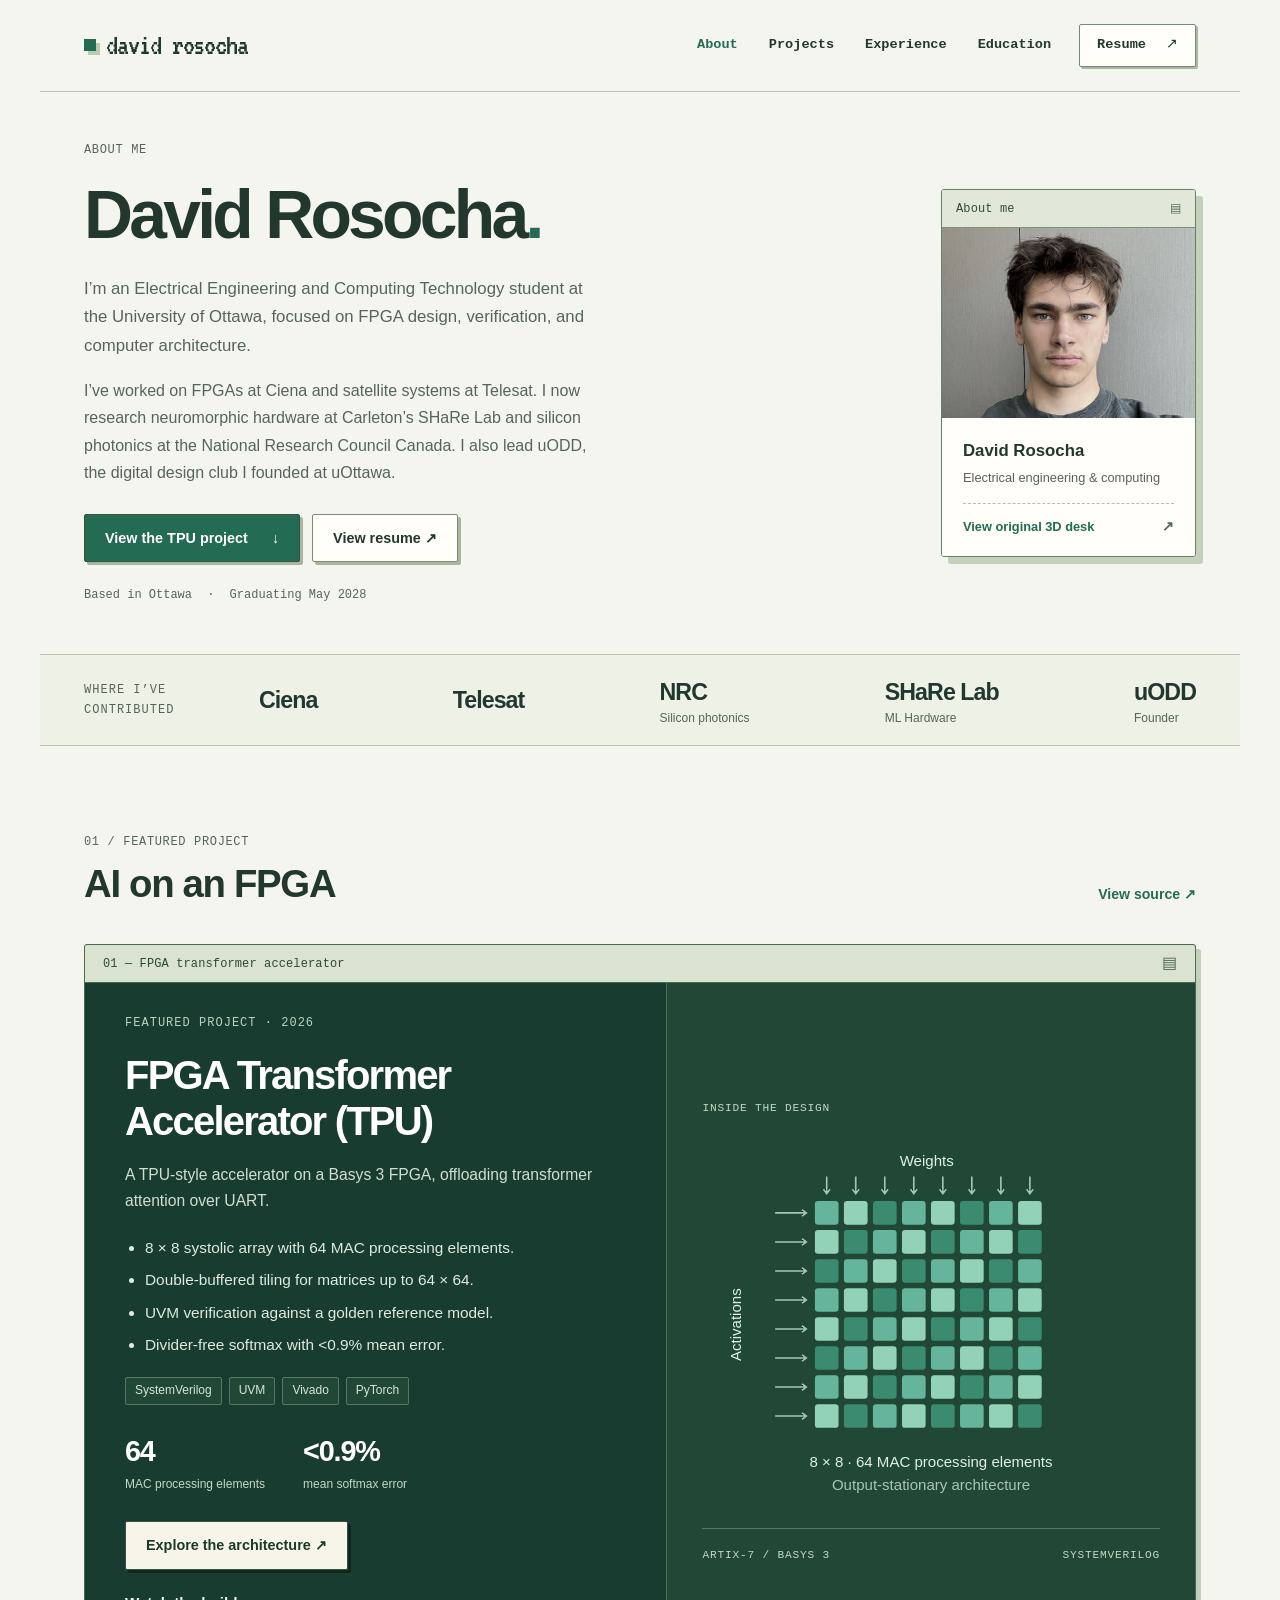
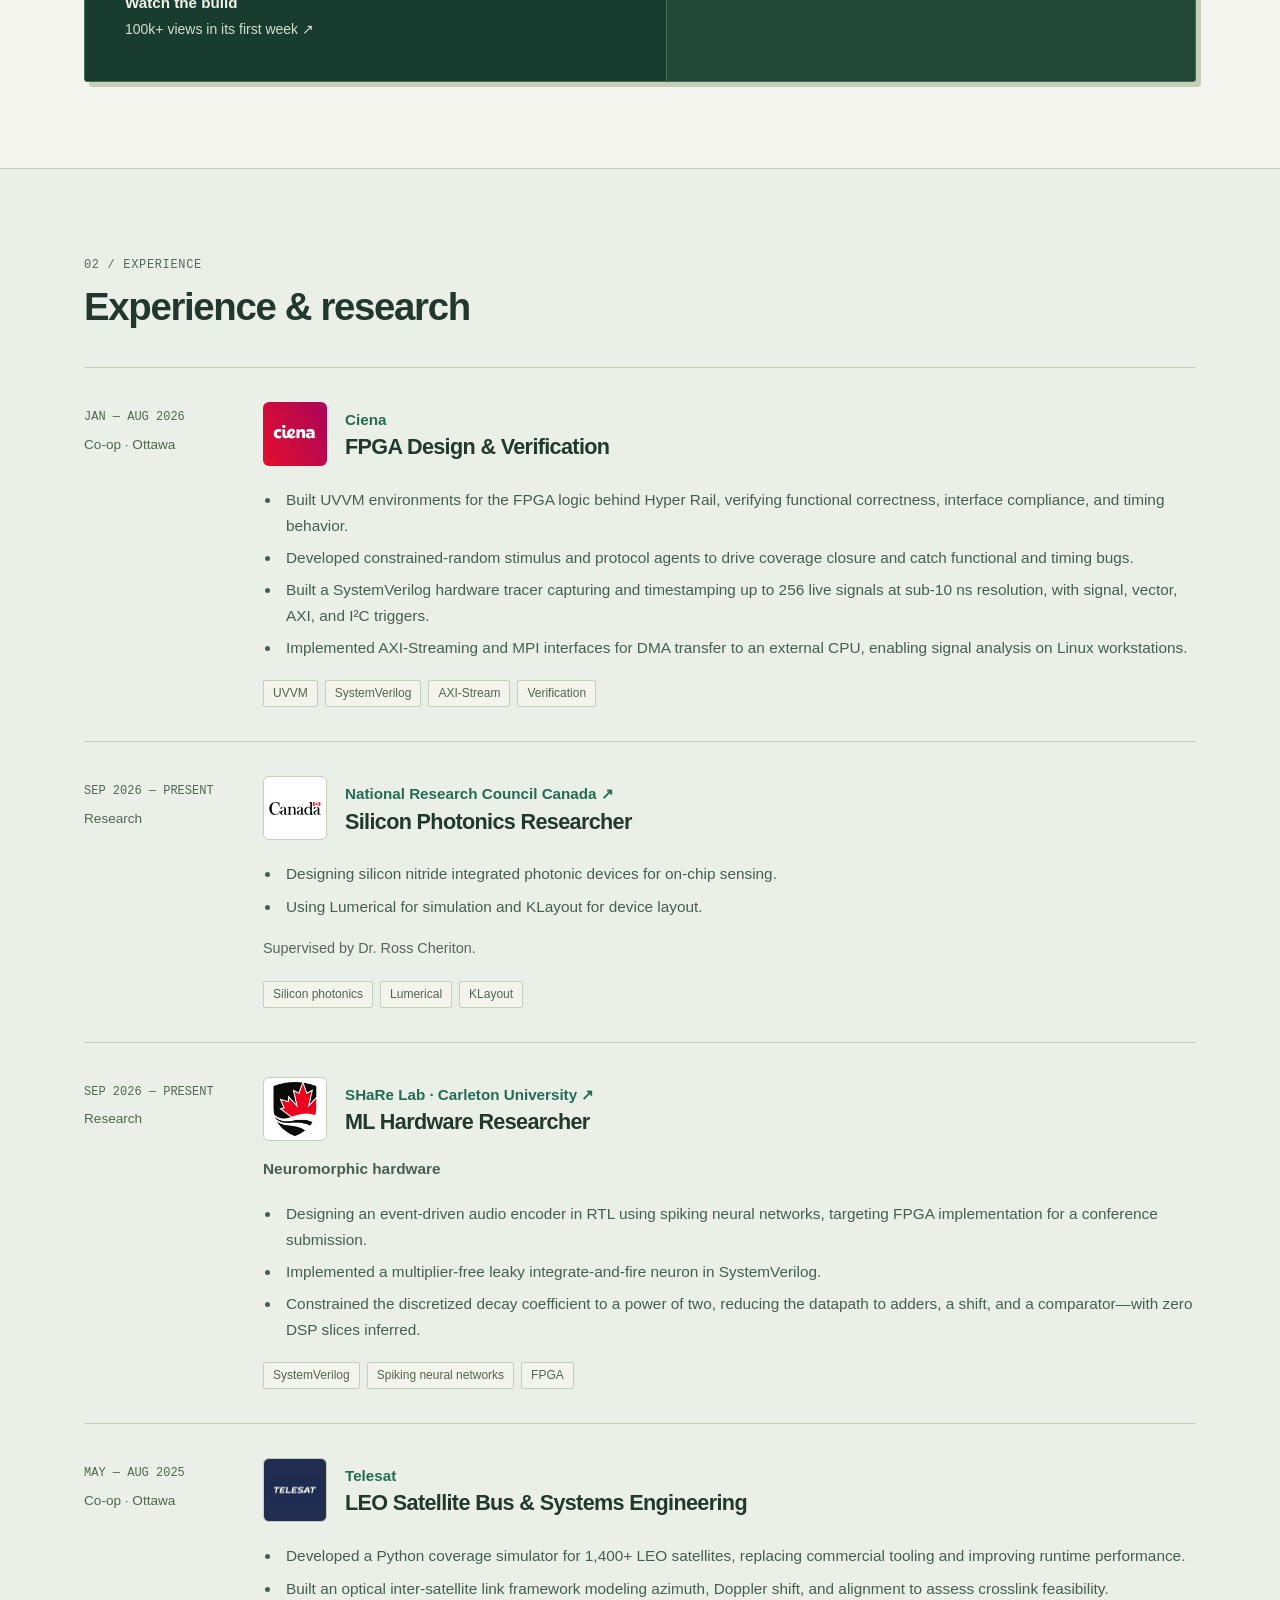
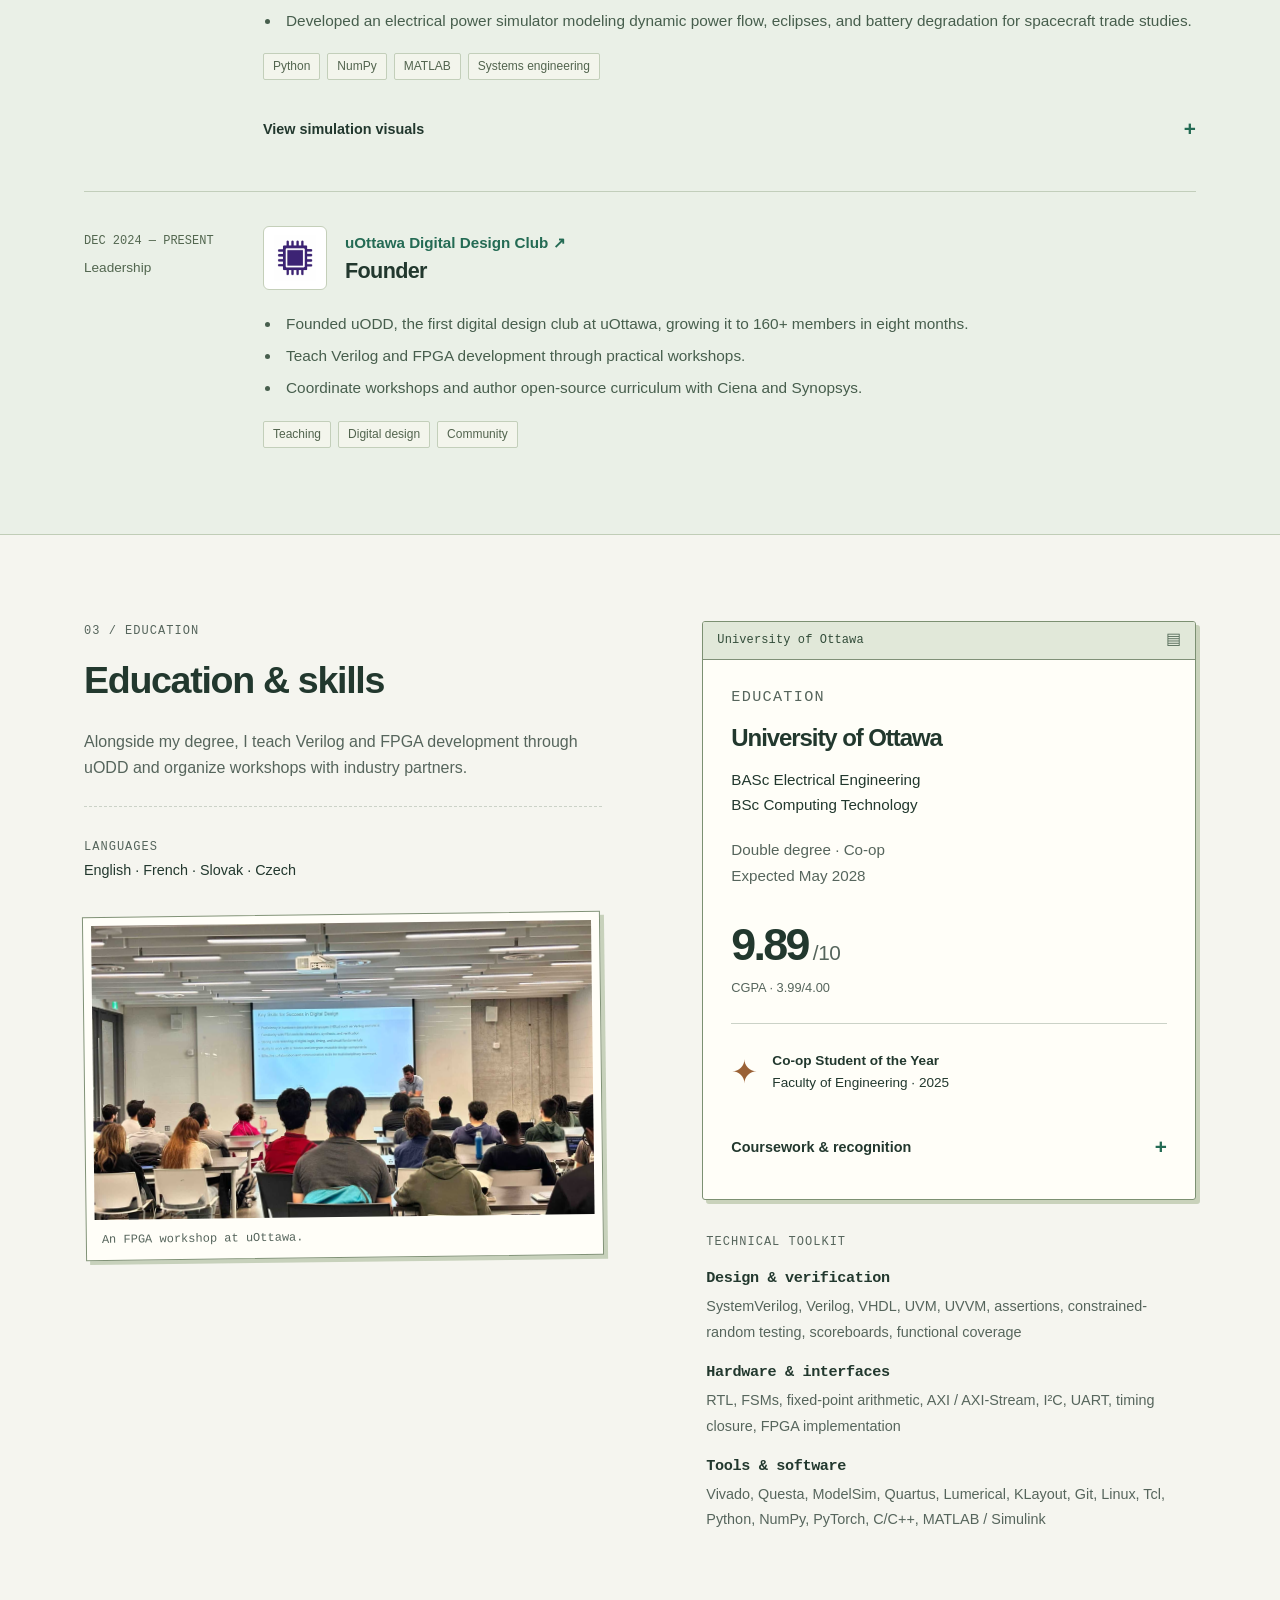
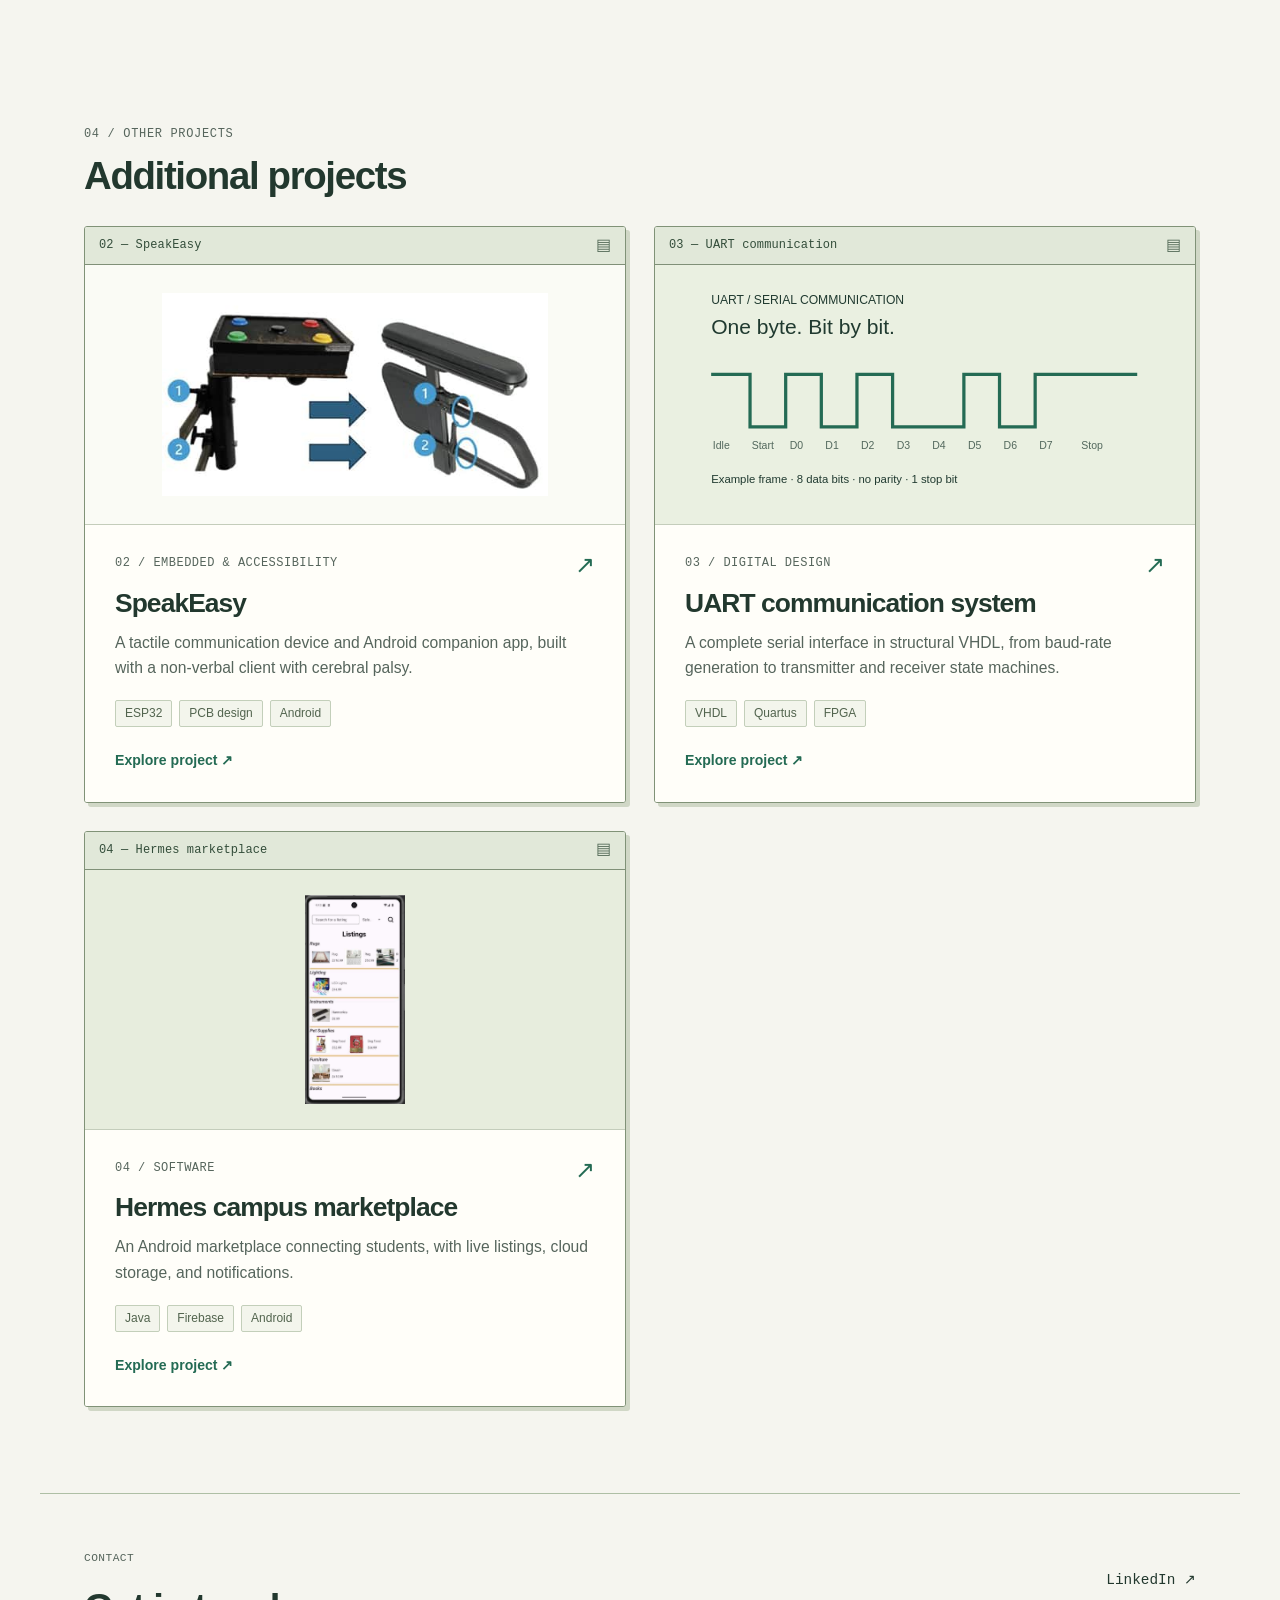
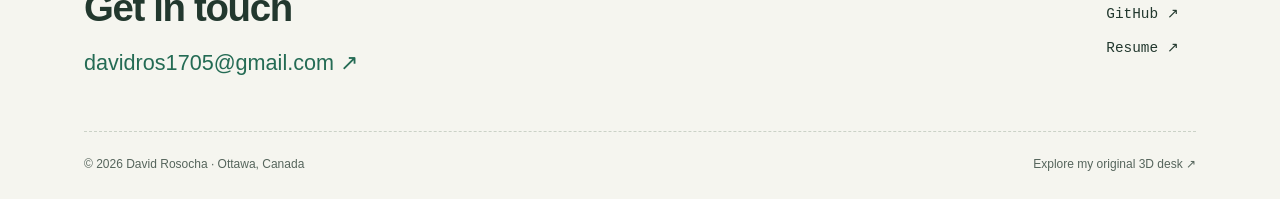
<file: index.html>
<!doctype html><html lang="en"><head><meta charset="utf-8"><meta name="viewport" content="width=device-width, initial-scale=1"><meta name="description" content="David Rosocha — FPGA design and verification, neuromorphic hardware and silicon photonics research, and embedded systems. Explore projects, experience, and resume."><meta name="theme-color" content="#f5f5ef"><title>Digital Hardware & FPGA Engineering | David Rosocha</title><link rel="icon" href="images/favicon.png"><link rel="preconnect" href="https://fonts.googleapis.com"><link rel="preconnect" href="https://fonts.gstatic.com" crossorigin><link href="https://fonts.googleapis.com/css2?family=VT323&display=swap" rel="stylesheet"><link rel="stylesheet" href="style.css"><script src="main.js" defer></script></head><body><a class="skip" href="#main">Skip to content</a><header class="header"><a class="wordmark" href="./" aria-label="David Rosocha home"><span class="brand-square" aria-hidden="true"></span>david rosocha</a><button class="menu-toggle" aria-expanded="false" aria-controls="navigation">Menu <span aria-hidden="true">＋</span></button><nav id="navigation" aria-label="Main navigation"><a href="#about">About</a><a href="#projects">Projects</a><a href="#experience">Experience</a><a href="#education">Education</a><a class="nav-resume" href="David-Rosocha-Resume.pdf" target="_blank" rel="noopener">Resume <span aria-hidden="true">↗</span></a></nav></header><main id="main"><section class="hero wrap" id="about" aria-labelledby="about-heading"><div class="hero-copy"><p class="eyebrow">ABOUT ME</p><h1 id="about-heading">David Rosocha<span class="blue">.</span></h1><p class="hero-description">I’m an Electrical Engineering and Computing Technology student at the University of Ottawa, focused on FPGA design, verification, and computer architecture.</p><p class="hero-description hero-bio">I’ve worked on FPGAs at Ciena and satellite systems at Telesat. I now research neuromorphic hardware at Carleton’s SHaRe Lab and silicon photonics at the National Research Council Canada. I also lead uODD, the digital design club I founded at uOttawa.</p><div class="hero-actions"><a class="button primary" href="#projects">View the TPU project <span aria-hidden="true">↓</span></a><a class="button secondary" href="David-Rosocha-Resume.pdf" target="_blank" rel="noopener">View resume ↗</a></div><div class="hero-note">Based in Ottawa <span>·</span> Graduating May 2028</div></div><figure class="portrait"><div class="window-bar"><span>About me</span><span class="window-detail" aria-hidden="true">▤</span></div><img src="images/pfp.jpg" width="360" height="410" alt="David Rosocha"><figcaption><strong>David Rosocha</strong><span>Electrical engineering & computing</span><a class="desk-link" href="desk/">View original 3D desk <span aria-hidden="true">↗</span></a></figcaption></figure></section>
<div class="credentials wrap"><span class="eyebrow">WHERE I’VE CONTRIBUTED</span><div class="credential-names"><span>Ciena</span><span>Telesat</span><span>NRC <small>Silicon photonics</small></span><span>SHaRe Lab <small>ML Hardware</small></span><span>uODD <small>Founder</small></span></div></div>
<section class="section wrap" id="projects"><div class="section-heading"><div><p class="eyebrow">01 / FEATURED PROJECT</p><h2>AI on an FPGA</h2></div><a class="text-link" href="https://github.com/DavidRosocha/transformer">View source ↗</a></div><article class="featured"><div class="window-bar feature-bar"><span>01 — FPGA transformer accelerator</span><span class="window-detail" aria-hidden="true">▤</span></div><div class="featured-copy"><p class="eyebrow">FEATURED PROJECT · 2026</p><h3>FPGA Transformer<br>Accelerator (TPU)</h3><p>A TPU-style accelerator on a Basys 3 FPGA, offloading transformer attention over UART.</p><ul class="featured-bullets"><li>8 × 8 systolic array with 64 MAC processing elements.</li><li>Double-buffered tiling for matrices up to 64 × 64.</li><li>UVM verification against a golden reference model.</li><li>Divider-free softmax with &lt;0.9% mean error.</li></ul><div class="tags"><span>SystemVerilog</span><span>UVM</span><span>Vivado</span><span>PyTorch</span></div><div class="project-metrics"><div><strong>64</strong><span>MAC processing elements</span></div><div><strong>&lt;0.9%</strong><span>mean softmax error</span></div></div><a class="button light" href="projects/transformer.html">Explore the architecture ↗</a><a class="featured-video-link" href="projects/transformer.html#video">Watch the build <span>100k+ views in its first week ↗</span></a></div><div class="featured-visual"><span class="diagram-label">INSIDE THE DESIGN</span><img src="images/systolic-array.svg" alt="An 8 by 8 array of 64 multiply-accumulate processing elements" width="400" height="335"><div class="diagram-foot"><span>ARTIX-7 / BASYS 3</span><span>SYSTEMVERILOG</span></div></div></article></section><section class="experience-section" id="experience"><div class="wrap section"><div class="section-heading"><div><p class="eyebrow">02 / EXPERIENCE</p><h2>Experience & research</h2></div></div><div class="experience-list">
<article class="experience-row"><div class="experience-date">JAN — AUG 2026<span>Co-op · Ottawa</span></div><div class="experience-content"><div class="role-heading"><div class="organization-heading"><img class="experience-logo logo-ciena" src="images/ciena_logo.jpg" alt="Ciena logo" width="64" height="64" loading="lazy"><div><span class="organization-name">Ciena</span><h3>FPGA Design & Verification</h3></div></div></div><ul><li>Built UVVM environments for the FPGA logic behind Hyper Rail, verifying functional correctness, interface compliance, and timing behavior.</li><li>Developed constrained-random stimulus and protocol agents to drive coverage closure and catch functional and timing bugs.</li><li>Built a SystemVerilog hardware tracer capturing and timestamping up to 256 live signals at sub-10 ns resolution, with signal, vector, AXI, and I²C triggers.</li><li>Implemented AXI-Streaming and MPI interfaces for DMA transfer to an external CPU, enabling signal analysis on Linux workstations.</li></ul><div class="tags"><span>UVVM</span><span>SystemVerilog</span><span>AXI-Stream</span><span>Verification</span></div></div></article><article class="experience-row"><div class="experience-date">SEP 2026 — PRESENT<span>Research</span></div><div class="experience-content"><div class="role-heading"><div class="organization-heading"><img class="experience-logo logo-nrc" src="images/canada-wordmark.svg" alt="Government of Canada wordmark" width="64" height="64" loading="lazy"><div><a class="organization-name" href="https://www.nrc.canada.ca/">National Research Council Canada ↗</a><h3>Silicon Photonics Researcher</h3></div></div></div><ul><li>Designing silicon nitride integrated photonic devices for on-chip sensing.</li><li>Using Lumerical for simulation and KLayout for device layout.</li></ul><p class="research-supervisor">Supervised by Dr. Ross Cheriton.</p><div class="tags"><span>Silicon photonics</span><span>Lumerical</span><span>KLayout</span></div></div></article><article class="experience-row"><div class="experience-date">SEP 2026 — PRESENT<span>Research</span></div><div class="experience-content"><div class="role-heading"><div class="organization-heading"><img class="experience-logo logo-carleton" src="images/carleton-logo.png" alt="Carleton University logo" width="64" height="64" loading="lazy"><div><a class="organization-name" href="https://carleton.ca/share/home/">SHaRe Lab · Carleton University ↗</a><h3>ML Hardware Researcher</h3></div></div></div><p class="role-focus">Neuromorphic hardware</p><ul><li>Designing an event-driven audio encoder in RTL using spiking neural networks, targeting FPGA implementation for a conference submission.</li><li>Implemented a multiplier-free leaky integrate-and-fire neuron in SystemVerilog.</li><li>Constrained the discretized decay coefficient to a power of two, reducing the datapath to adders, a shift, and a comparator—with zero DSP slices inferred.</li></ul><div class="tags"><span>SystemVerilog</span><span>Spiking neural networks</span><span>FPGA</span></div></div></article><article class="experience-row"><div class="experience-date">MAY — AUG 2025<span>Co-op · Ottawa</span></div><div class="experience-content"><div class="role-heading"><div class="organization-heading"><img class="experience-logo logo-telesat" src="images/telesat_logo.jpg" alt="Telesat logo" width="64" height="64" loading="lazy"><div><span class="organization-name">Telesat</span><h3>LEO Satellite Bus & Systems Engineering</h3></div></div></div><ul><li>Developed a Python coverage simulator for 1,400+ LEO satellites, replacing commercial tooling and improving runtime performance.</li><li>Built an optical inter-satellite link framework modeling azimuth, Doppler shift, and alignment to assess crosslink feasibility.</li><li>Developed an electrical power simulator modeling dynamic power flow, eclipses, and battery degradation for spacecraft trade studies.</li></ul><div class="tags"><span>Python</span><span>NumPy</span><span>MATLAB</span><span>Systems engineering</span></div><details><summary>View simulation visuals</summary><div class="inline-gallery"><figure><img src="images/satellite_constellation.jpg" alt="Satellite constellation visualization" loading="lazy"><figcaption>LEO constellation coverage</figcaption></figure><figure><img src="images/oisl_diagram.jpg" alt="Optical inter-satellite link geometry" loading="lazy"><figcaption>Optical inter-satellite links</figcaption></figure></div></details></div></article><article class="experience-row"><div class="experience-date">DEC 2024 — PRESENT<span>Leadership</span></div><div class="experience-content"><div class="role-heading"><div class="organization-heading"><img class="experience-logo logo-uodd" src="images/uofpga_logo.jpg" alt="uODD logo" width="64" height="64" loading="lazy"><div><a class="organization-name" href="https://uofpga.ca">uOttawa Digital Design Club ↗</a><h3>Founder</h3></div></div></div><ul><li>Founded uODD, the first digital design club at uOttawa, growing it to 160+ members in eight months.</li><li>Teach Verilog and FPGA development through practical workshops.</li><li>Coordinate workshops and author open-source curriculum with Ciena and Synopsys.</li></ul><div class="tags"><span>Teaching</span><span>Digital design</span><span>Community</span></div></div></article></div></div></section>
<section class="section wrap about-section" id="education"><div class="about-story"><p class="eyebrow">03 / EDUCATION</p><h2>Education & skills</h2><p>Alongside my degree, I teach Verilog and FPGA development through uODD and organize workshops with industry partners.</p><div class="language-line"><span class="eyebrow">LANGUAGES</span><p>English · French · Slovak · Czech</p></div><figure class="community-photo"><img src="images/workshop_photo.jpg" alt="Students attending a digital design workshop" loading="lazy" width="720" height="400"><figcaption>An FPGA workshop at uOttawa.</figcaption></figure></div><div class="about-side"><section class="education-card" id="degree"><div class="window-bar"><span>University of Ottawa</span><span class="window-detail" aria-hidden="true">▤</span></div><p class="eyebrow">EDUCATION</p><h3>University of Ottawa</h3><p>BASc Electrical Engineering<br>BSc Computing Technology</p><p class="muted">Double degree · Co-op<br>Expected May 2028</p><div class="gpa"><strong>9.89<span>/10</span></strong><span>CGPA · 3.99/4.00</span></div><div class="award"><span aria-hidden="true">✦</span><p><strong>Co-op Student of the Year</strong><br>Faculty of Engineering · 2025</p></div><details><summary>Coursework & recognition</summary><p>Digital systems, computer architecture, embedded systems, electronics, electromagnetic engineering, signals, data structures, and algorithms.</p><p>Microwave and Photonic Engineering specialization.</p><p>Director of Education Graduate Student Award, admission scholarship, and merit scholarships totaling $9,250.</p><a class="text-link" href="images/Transcript.pdf" target="_blank" rel="noopener">View supplied transcript ↗</a></details></section><section class="toolkit"><p class="eyebrow">TECHNICAL TOOLKIT</p><h4>Design & verification</h4><p>SystemVerilog, Verilog, VHDL, UVM, UVVM, assertions, constrained-random testing, scoreboards, functional coverage</p><h4>Hardware & interfaces</h4><p>RTL, FSMs, fixed-point arithmetic, AXI / AXI-Stream, I²C, UART, timing closure, FPGA implementation</p><h4>Tools & software</h4><p>Vivado, Questa, ModelSim, Quartus, Lumerical, KLayout, Git, Linux, Tcl, Python, NumPy, PyTorch, C/C++, MATLAB / Simulink</p></section></div></section><section class="section wrap" id="other-projects"><div class="section-heading"><div><p class="eyebrow">04 / OTHER PROJECTS</p><h2>Additional projects</h2></div></div><div class="project-grid"><article class="project-card contain"><div class="window-bar"><span>02 — SpeakEasy</span><span class="window-detail" aria-hidden="true">▤</span></div><a class="project-image" href="projects/speakeasy.html" aria-label="Explore SpeakEasy"><img src="images/Picture1.jpg" alt="SpeakEasy" loading="lazy" width="600" height="340"></a><div class="card-content"><div class="card-top"><span class="eyebrow">02 / EMBEDDED & ACCESSIBILITY</span><span class="arrow" aria-hidden="true">↗</span></div><h3><a href="projects/speakeasy.html">SpeakEasy</a></h3><p>A tactile communication device and Android companion app, built with a non-verbal client with cerebral palsy.</p><div class="tags"><span>ESP32</span><span>PCB design</span><span>Android</span></div><a class="text-link" href="projects/speakeasy.html">Explore project <span aria-hidden="true">↗</span></a></div></article><article class="project-card contain uart-card"><div class="window-bar"><span>03 — UART communication</span><span class="window-detail" aria-hidden="true">▤</span></div><a class="project-image" href="projects/uart.html" aria-label="Explore UART communication system"><img src="images/uart.svg" alt="UART communication system" loading="lazy" width="600" height="340"></a><div class="card-content"><div class="card-top"><span class="eyebrow">03 / DIGITAL DESIGN</span><span class="arrow" aria-hidden="true">↗</span></div><h3><a href="projects/uart.html">UART communication system</a></h3><p>A complete serial interface in structural VHDL, from baud-rate generation to transmitter and receiver state machines.</p><div class="tags"><span>VHDL</span><span>Quartus</span><span>FPGA</span></div><a class="text-link" href="projects/uart.html">Explore project <span aria-hidden="true">↗</span></a></div></article><article class="project-card phone"><div class="window-bar"><span>04 — Hermes marketplace</span><span class="window-detail" aria-hidden="true">▤</span></div><a class="project-image" href="projects/hermes.html" aria-label="Explore Hermes campus marketplace"><img src="images/Hermes2.jpg" alt="Hermes campus marketplace" loading="lazy" width="600" height="340"></a><div class="card-content"><div class="card-top"><span class="eyebrow">04 / SOFTWARE</span><span class="arrow" aria-hidden="true">↗</span></div><h3><a href="projects/hermes.html">Hermes campus marketplace</a></h3><p>An Android marketplace connecting students, with live listings, cloud storage, and notifications.</p><div class="tags"><span>Java</span><span>Firebase</span><span>Android</span></div><a class="text-link" href="projects/hermes.html">Explore project <span aria-hidden="true">↗</span></a></div></article></div></section></main><footer><div class="footer-main"><div><p class="eyebrow">CONTACT</p><h2>Get in touch</h2><a class="email" href="mailto:davidros1705@gmail.com">davidros1705@gmail.com <span aria-hidden="true">↗</span></a></div><div class="footer-links"><a href="https://www.linkedin.com/in/davidrosocha/">LinkedIn ↗</a><a href="https://github.com/DavidRosocha">GitHub ↗</a><a href="David-Rosocha-Resume.pdf" target="_blank" rel="noopener">Resume ↗</a></div></div><div class="footer-bottom"><span>© 2026 David Rosocha · Ottawa, Canada</span><a href="desk/">Explore my original 3D desk ↗</a></div></footer></body></html>
</file>
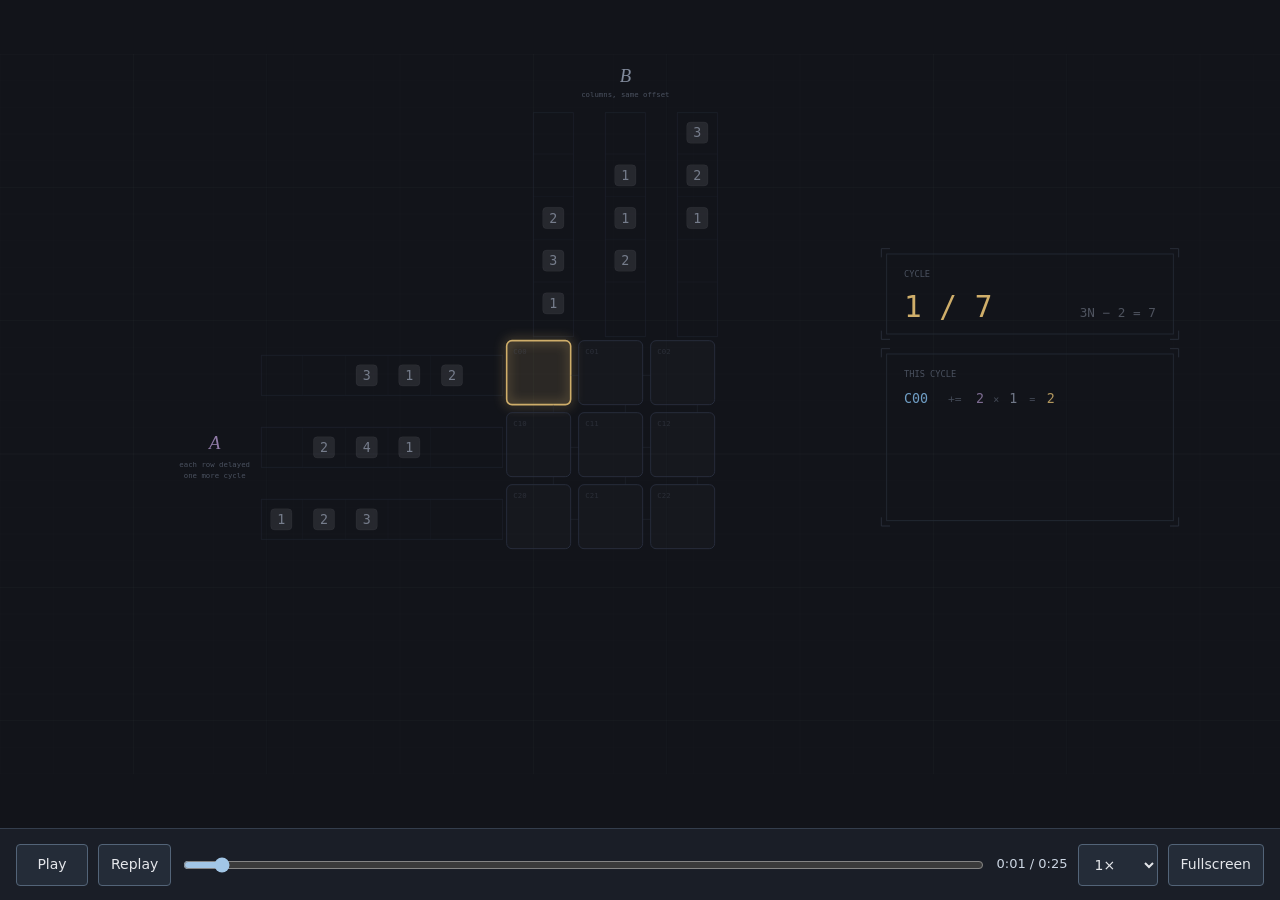
<file: animations/mac.html>
<!doctype html><html lang="en"><head><meta charset="utf-8"><meta name="viewport" content="width=device-width,initial-scale=1"><title>Multiply–accumulate walkthrough — David Rosocha</title><link rel="stylesheet" href="player.css"></head><body><canvas id="c" role="img" aria-label="A 3 × 3 teaching example shows two operands entering each processing element and updating its running total. The same principle is used in the 8 × 8 hardware."></canvas><div id="player-error" role="alert" hidden></div><div class="playback" aria-label="Animation playback"><button id="toggle" type="button">Play</button><button id="restart" type="button">Replay</button><input id="progress" type="range" min="0" max="25.25" value="0" step="0.05" aria-label="Animation timeline"><output id="elapsed">0:00</output><label class="speed-label"><span class="sr-only">Playback speed</span><select id="rate"><option value="0.5">0.5×</option><option value="1" selected>1×</option><option value="1.5">1.5×</option><option value="2">2×</option></select></label><button id="fullscreen" type="button">Fullscreen</button></div><script src="mac.js"></script><script src="scroll-player.js"></script></body></html>
</file>
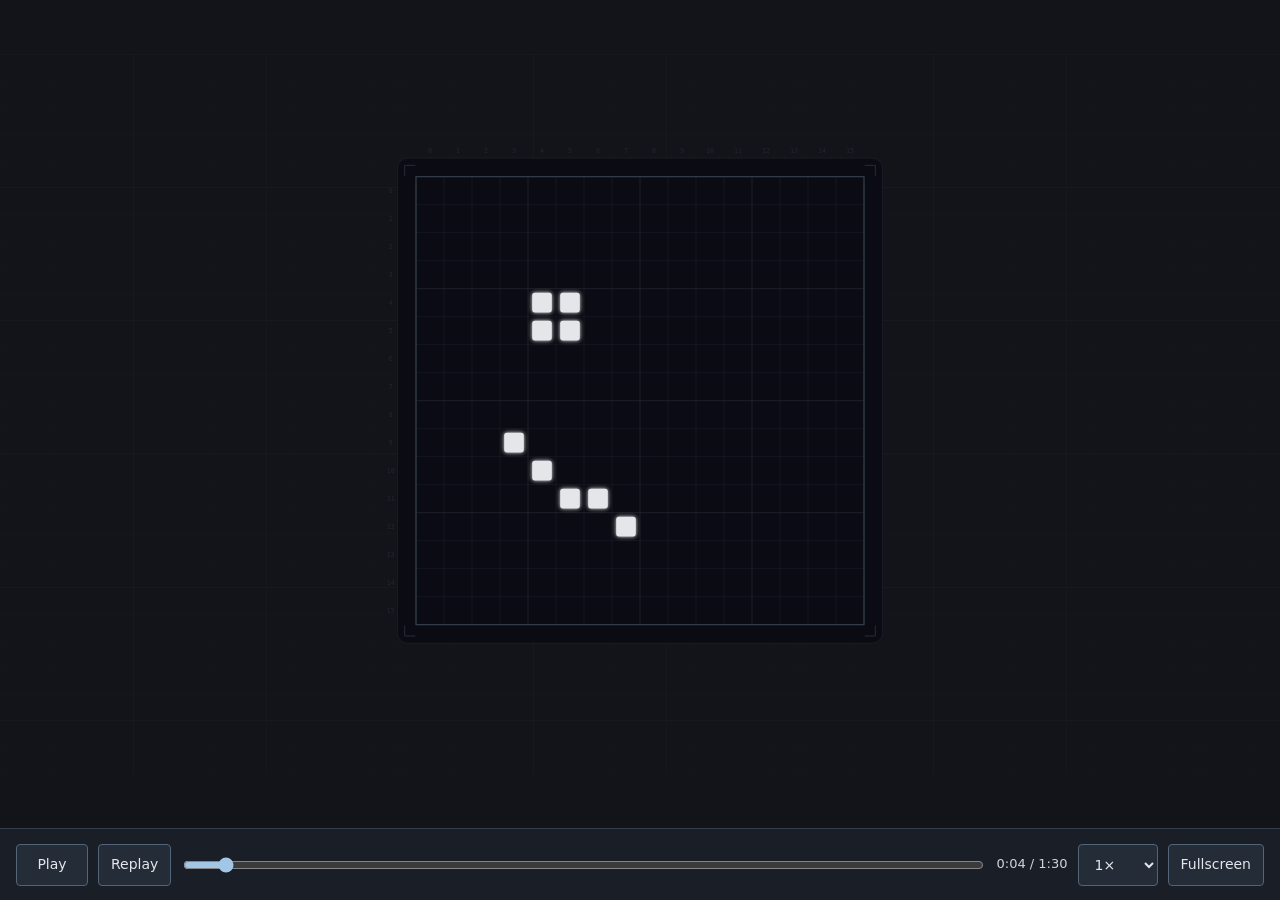
<file: animations/pipeline.html>
<!doctype html><html lang="en"><head><meta charset="utf-8"><meta name="viewport" content="width=device-width,initial-scale=1"><title>Attention pipeline — David Rosocha</title><link rel="stylesheet" href="player.css"></head><body><canvas id="c" role="img" aria-label="Follow the trained model’s attention computation through matrix operations, softmax, and host–FPGA transfers. The animation uses small example matrices to make the dataflow visible."></canvas><div id="player-error" role="alert" hidden></div><div class="playback" aria-label="Animation playback"><button id="toggle" type="button">Play</button><button id="restart" type="button">Replay</button><input id="progress" type="range" min="0" max="90.567" value="0" step="0.05" aria-label="Animation timeline"><output id="elapsed">0:00</output><label class="speed-label"><span class="sr-only">Playback speed</span><select id="rate"><option value="0.5">0.5×</option><option value="1" selected>1×</option><option value="1.5">1.5×</option><option value="2">2×</option></select></label><button id="fullscreen" type="button">Fullscreen</button></div><script src="pipeline.js"></script><script src="player.js"></script></body></html>
</file>
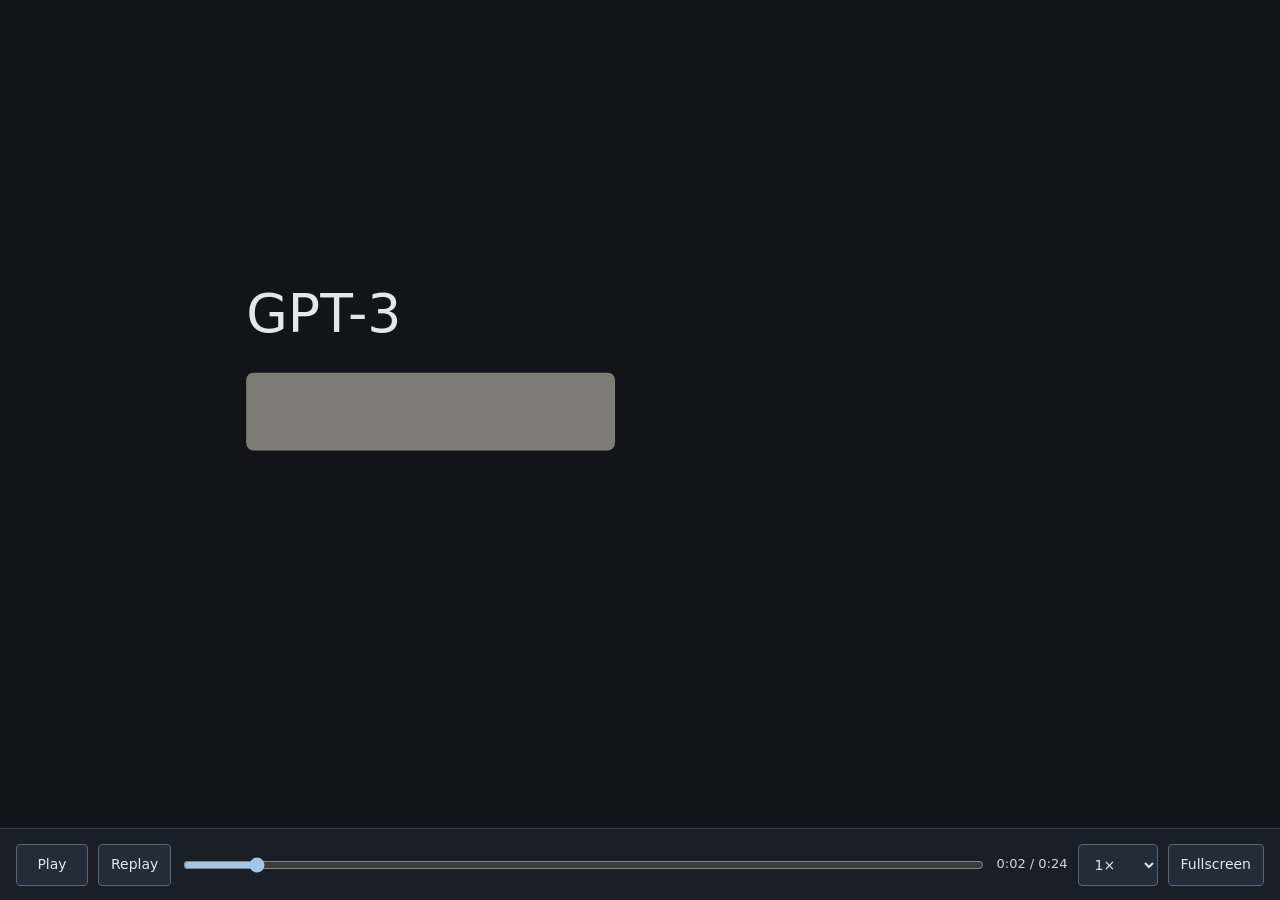
<file: animations/scale.html>
<!doctype html><html lang="en"><head><meta charset="utf-8"><meta name="viewport" content="width=device-width,initial-scale=1"><title>Model scale comparison — David Rosocha</title><link rel="stylesheet" href="player.css"></head><body><canvas id="c" role="img" aria-label="A parameter-count illustration comparing the small model with GPT-3. This is a comparison of model size, not a speed, accuracy, or performance benchmark."></canvas><div id="player-error" role="alert" hidden></div><div class="playback" aria-label="Animation playback"><button id="toggle" type="button">Play</button><button id="restart" type="button">Replay</button><input id="progress" type="range" min="0" max="24" value="0" step="0.05" aria-label="Animation timeline"><output id="elapsed">0:00</output><label class="speed-label"><span class="sr-only">Playback speed</span><select id="rate"><option value="0.5">0.5×</option><option value="1" selected>1×</option><option value="1.5">1.5×</option><option value="2">2×</option></select></label><button id="fullscreen" type="button">Fullscreen</button></div><script src="scale.js"></script><script src="player.js"></script></body></html>
</file>
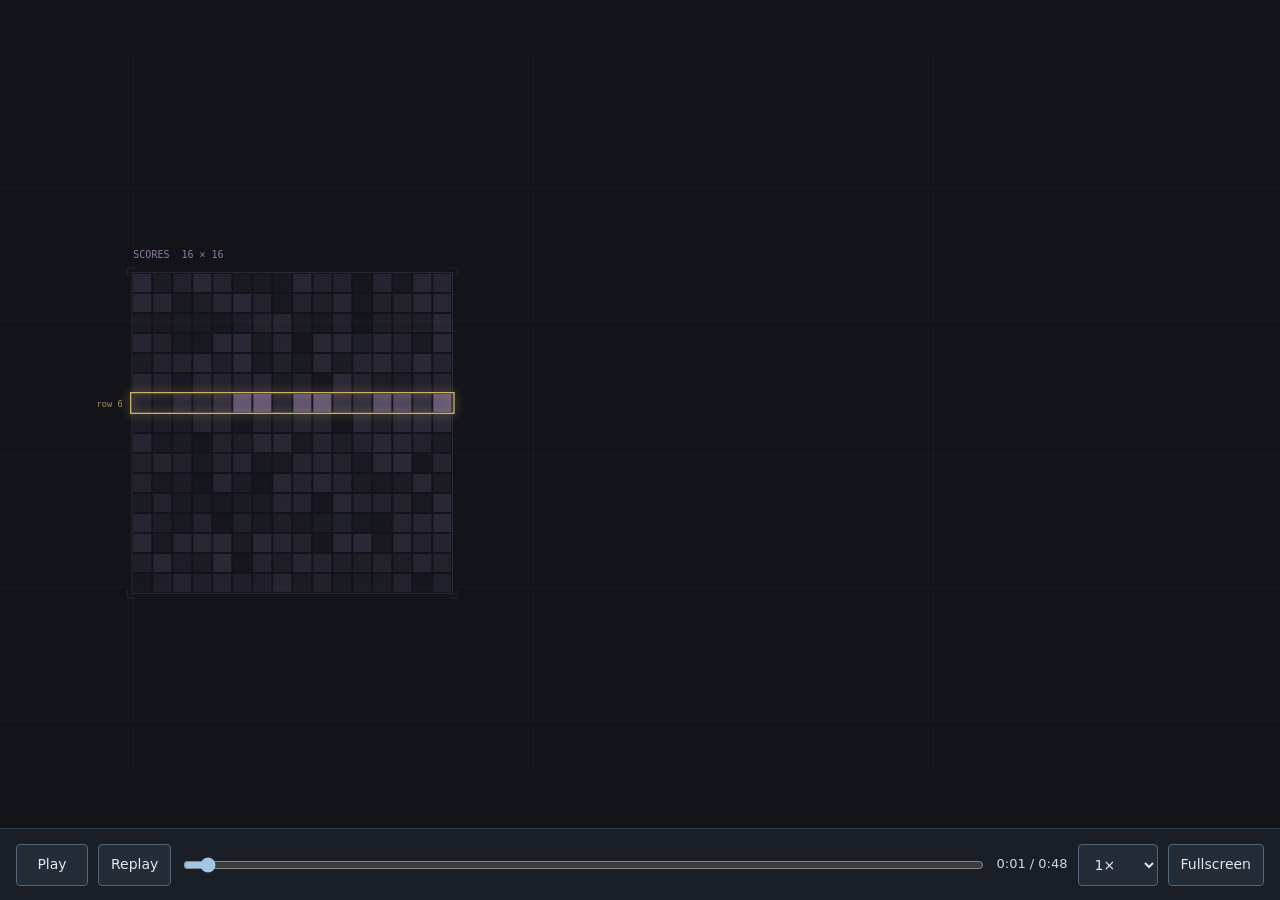
<file: animations/softmax-cost.html>
<!doctype html><html lang="en"><head><meta charset="utf-8"><meta name="viewport" content="width=device-width,initial-scale=1"><title>Why softmax is expensive — David Rosocha</title><link rel="stylesheet" href="player.css"></head><body><canvas id="c" role="img" aria-label="Exponentiation and division add hardware cost. With 64 of the board’s 90 DSP slices allocated to the systolic array, softmax needs a resource-efficient implementation."></canvas><div id="player-error" role="alert" hidden></div><div class="playback" aria-label="Animation playback"><button id="toggle" type="button">Play</button><button id="restart" type="button">Replay</button><input id="progress" type="range" min="0" max="48" value="0" step="0.05" aria-label="Animation timeline"><output id="elapsed">0:00</output><label class="speed-label"><span class="sr-only">Playback speed</span><select id="rate"><option value="0.5">0.5×</option><option value="1" selected>1×</option><option value="1.5">1.5×</option><option value="2">2×</option></select></label><button id="fullscreen" type="button">Fullscreen</button></div><script src="softmax-cost.js"></script><script src="player.js"></script></body></html>
</file>
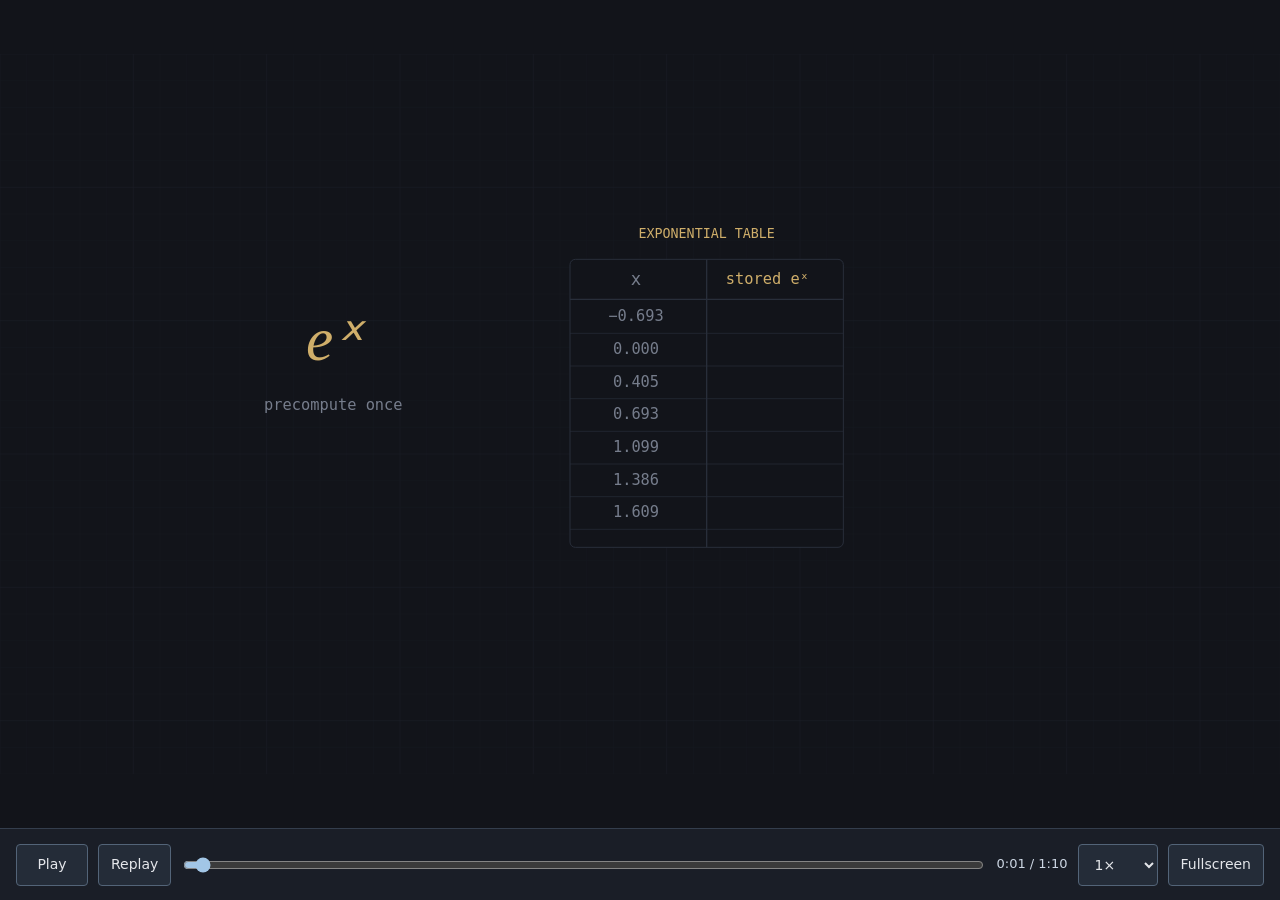
<file: animations/softmax-lookup.html>
<!doctype html><html lang="en"><head><meta charset="utf-8"><meta name="viewport" content="width=device-width,initial-scale=1"><title>Lookup-table softmax — David Rosocha</title><link rel="stylesheet" href="player.css"></head><body><canvas id="c" role="img" aria-label="Follow exponential lookup, accumulation, and the two-dimensional lookup used for normalization. The design was validated against a floating-point reference with less than 0.9% mean error."></canvas><div id="player-error" role="alert" hidden></div><div class="playback" aria-label="Animation playback"><button id="toggle" type="button">Play</button><button id="restart" type="button">Replay</button><input id="progress" type="range" min="0" max="70" value="0" step="0.05" aria-label="Animation timeline"><output id="elapsed">0:00</output><label class="speed-label"><span class="sr-only">Playback speed</span><select id="rate"><option value="0.5">0.5×</option><option value="1" selected>1×</option><option value="1.5">1.5×</option><option value="2">2×</option></select></label><button id="fullscreen" type="button">Fullscreen</button></div><script src="softmax-lookup.js"></script><script src="scroll-player.js"></script></body></html>
</file>
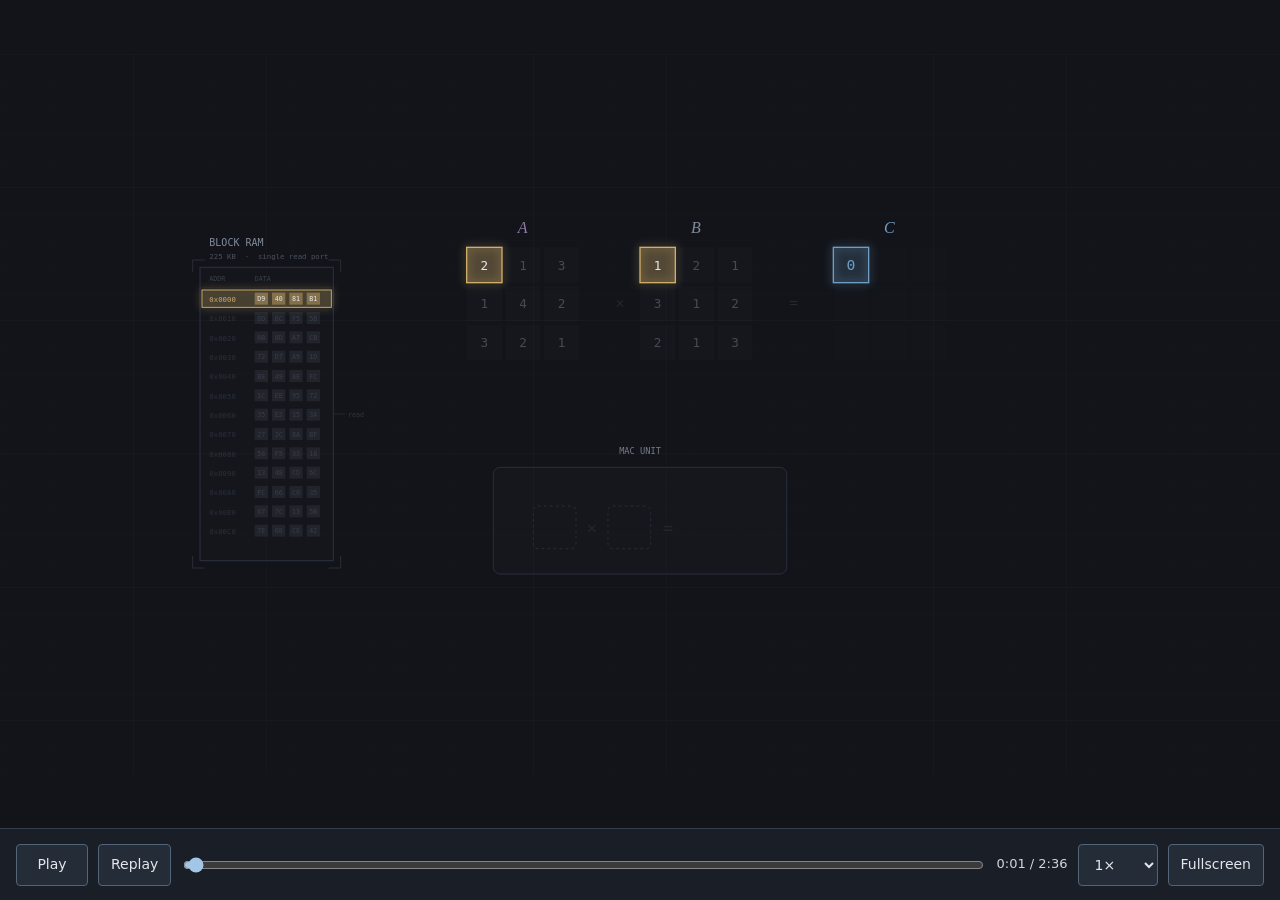
<file: animations/systolic.html>
<!doctype html><html lang="en"><head><meta charset="utf-8"><meta name="viewport" content="width=device-width,initial-scale=1"><title>Systolic array — David Rosocha</title><link rel="stylesheet" href="player.css"></head><body><canvas id="c" role="img" aria-label="The full walkthrough explains data reuse, multiply–accumulate operations, and how work moves through a systolic array. The implemented accelerator has an 8 × 8 array."></canvas><div id="player-error" role="alert" hidden></div><div class="playback" aria-label="Animation playback"><button id="toggle" type="button">Play</button><button id="restart" type="button">Replay</button><input id="progress" type="range" min="0" max="156.783" value="0" step="0.05" aria-label="Animation timeline"><output id="elapsed">0:00</output><label class="speed-label"><span class="sr-only">Playback speed</span><select id="rate"><option value="0.5">0.5×</option><option value="1" selected>1×</option><option value="1.5">1.5×</option><option value="2">2×</option></select></label><button id="fullscreen" type="button">Fullscreen</button></div><script src="systolic.js"></script><script src="player.js"></script></body></html>
</file>
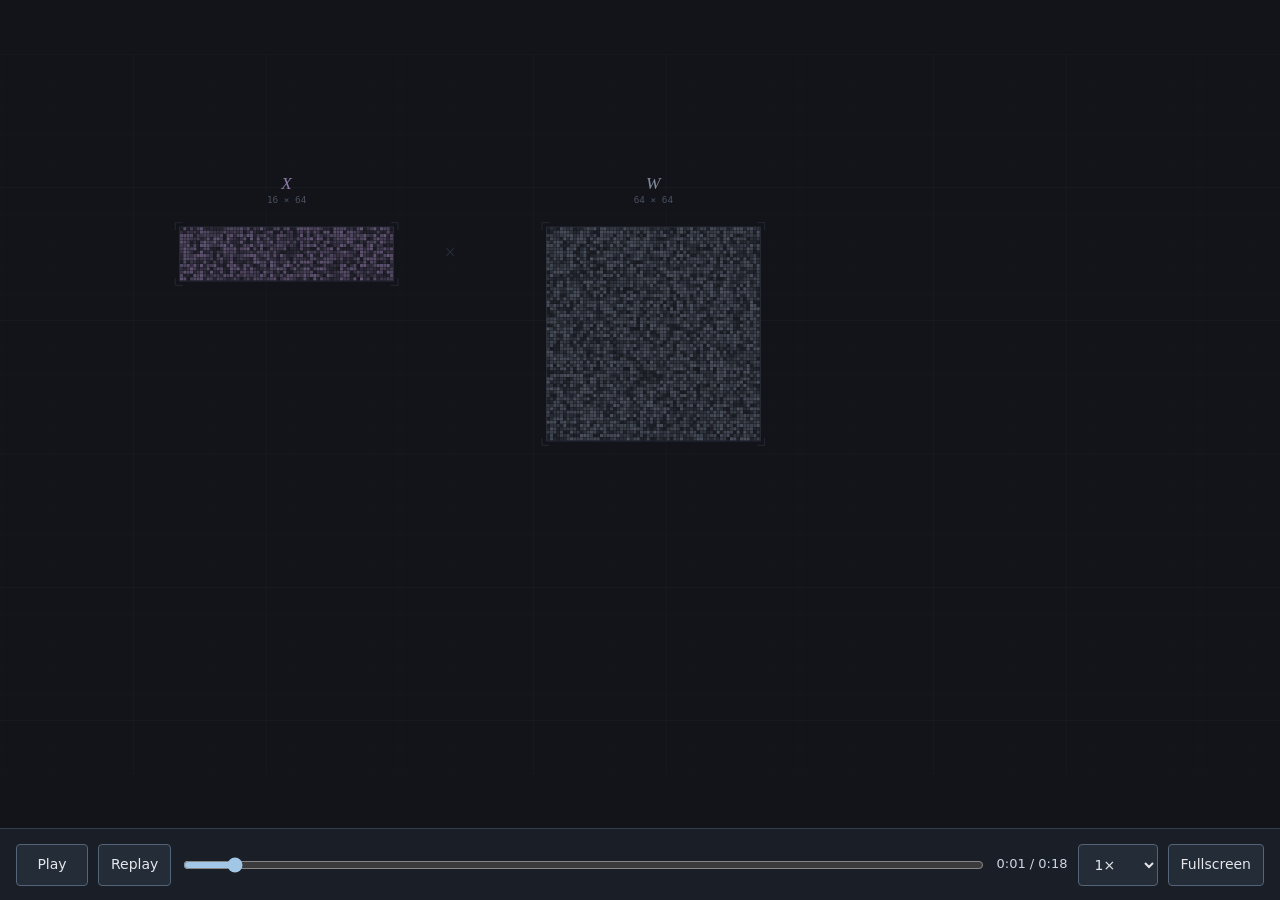
<file: animations/tiling.html>
<!doctype html><html lang="en"><head><meta charset="utf-8"><meta name="viewport" content="width=device-width,initial-scale=1"><title>Tiling & memory transfers — David Rosocha</title><link rel="stylesheet" href="player.css"></head><body><canvas id="c" role="img" aria-label="Larger matrices are split into 8 × 8 tiles and fed through the same array. The controller supports matrix multiplication up to 64 × 64."></canvas><div id="player-error" role="alert" hidden></div><div class="playback" aria-label="Animation playback"><button id="toggle" type="button">Play</button><button id="restart" type="button">Replay</button><input id="progress" type="range" min="0" max="18.167" value="0" step="0.05" aria-label="Animation timeline"><output id="elapsed">0:00</output><label class="speed-label"><span class="sr-only">Playback speed</span><select id="rate"><option value="0.5">0.5×</option><option value="1" selected>1×</option><option value="1.5">1.5×</option><option value="2">2×</option></select></label><button id="fullscreen" type="button">Fullscreen</button></div><script src="tiling.js"></script><script src="scroll-player.js"></script></body></html>
</file>
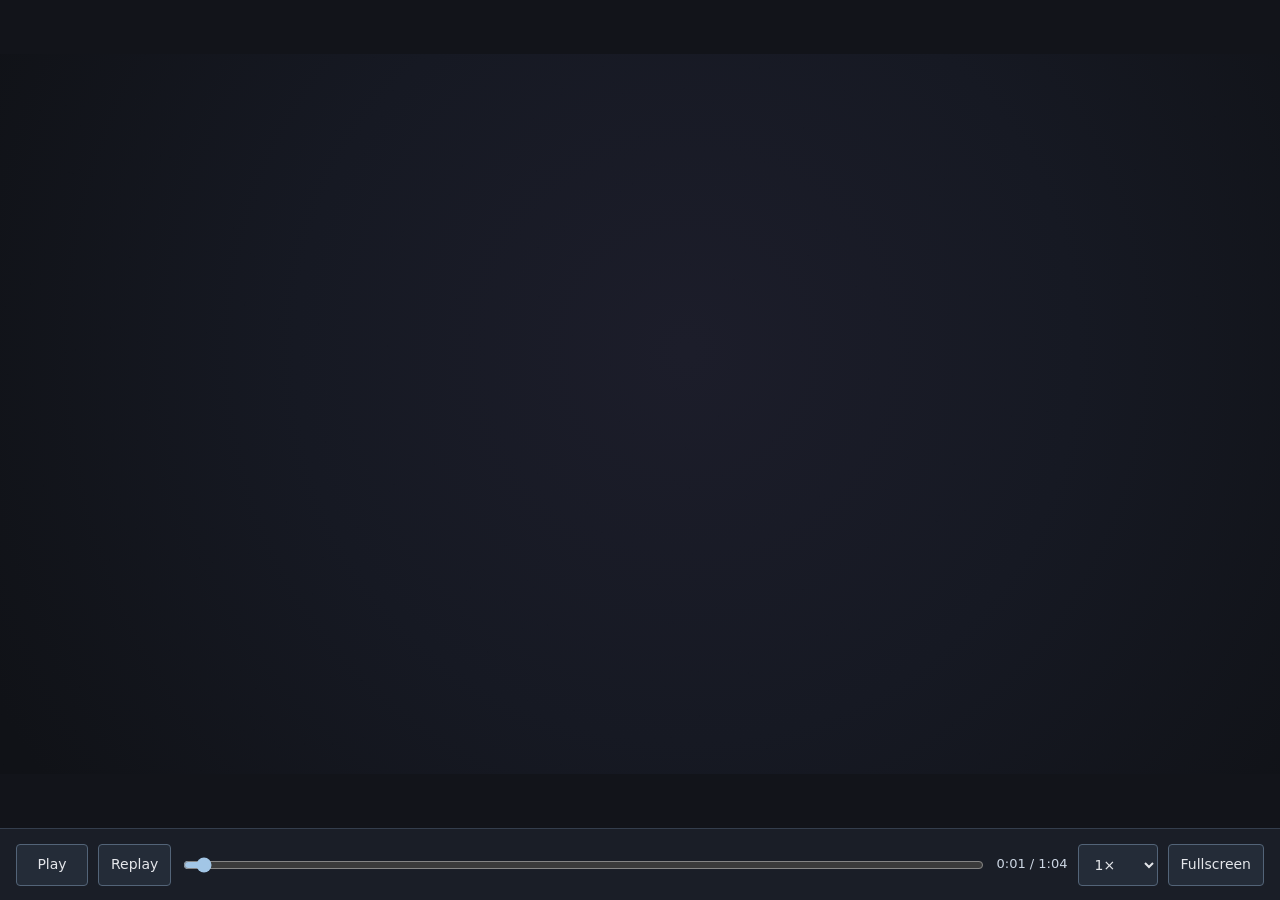
<file: animations/tradeoffs.html>
<!doctype html><html lang="en"><head><meta charset="utf-8"><meta name="viewport" content="width=device-width,initial-scale=1"><title>Model capacity & training trade-offs — David Rosocha</title><link rel="stylesheet" href="player.css"></head><body><canvas id="c" role="img" aria-label="An explanation of the relationship between training variety and model capacity when developing a small model for constrained hardware."></canvas><div id="player-error" role="alert" hidden></div><div class="playback" aria-label="Animation playback"><button id="toggle" type="button">Play</button><button id="restart" type="button">Replay</button><input id="progress" type="range" min="0" max="64" value="0" step="0.05" aria-label="Animation timeline"><output id="elapsed">0:00</output><label class="speed-label"><span class="sr-only">Playback speed</span><select id="rate"><option value="0.5">0.5×</option><option value="1" selected>1×</option><option value="1.5">1.5×</option><option value="2">2×</option></select></label><button id="fullscreen" type="button">Fullscreen</button></div><script src="tradeoffs.js"></script><script src="player.js"></script></body></html>
</file>
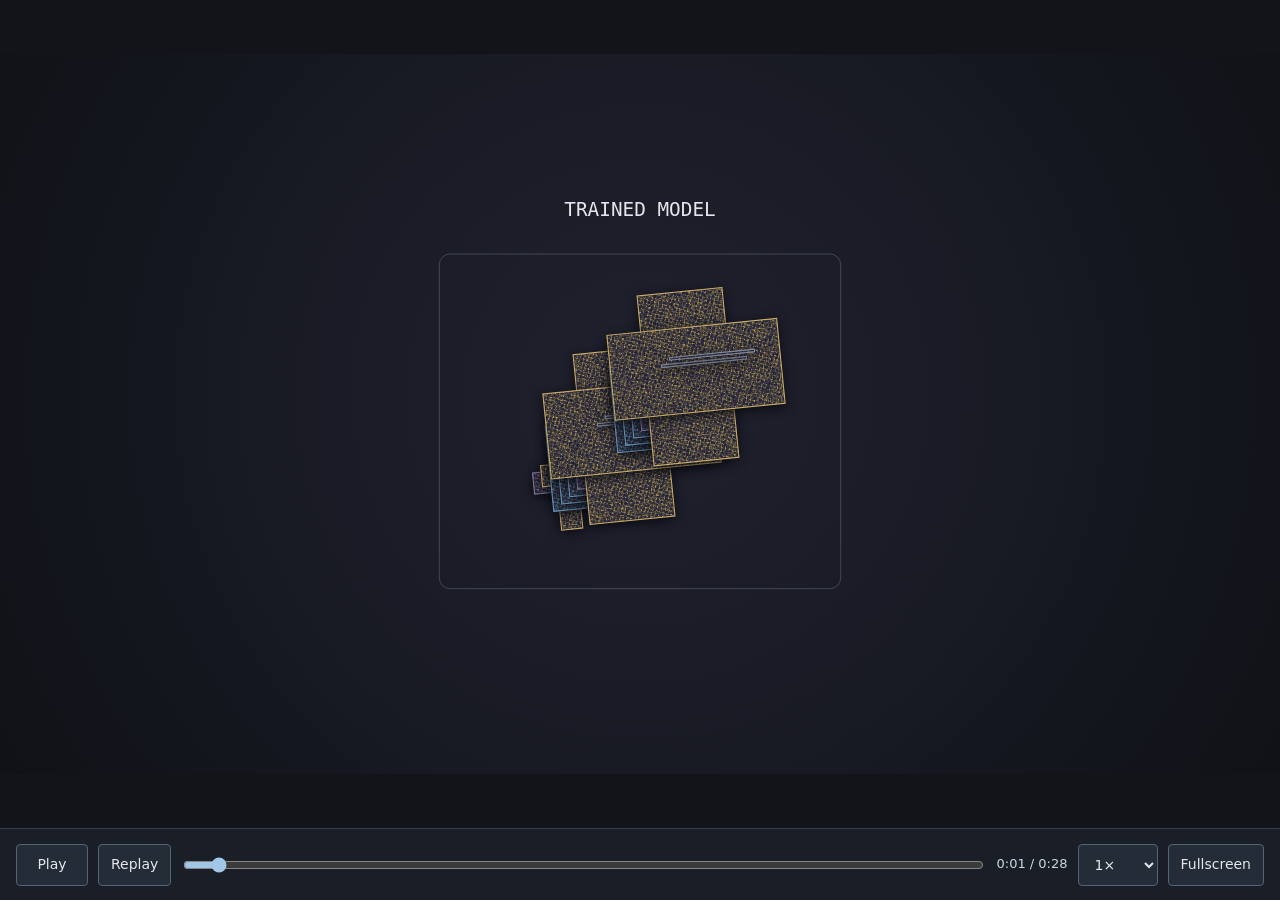
<file: animations/weights.html>
<!doctype html><html lang="en"><head><meta charset="utf-8"><meta name="viewport" content="width=device-width,initial-scale=1"><title>Trained model matrices — David Rosocha</title><link rel="stylesheet" href="player.css"></head><body><canvas id="c" role="img" aria-label="See how a trained model is represented by weight matrices and normalization parameters before inference."></canvas><div id="player-error" role="alert" hidden></div><div class="playback" aria-label="Animation playback"><button id="toggle" type="button">Play</button><button id="restart" type="button">Replay</button><input id="progress" type="range" min="0" max="28" value="0" step="0.05" aria-label="Animation timeline"><output id="elapsed">0:00</output><label class="speed-label"><span class="sr-only">Playback speed</span><select id="rate"><option value="0.5">0.5×</option><option value="1" selected>1×</option><option value="1.5">1.5×</option><option value="2">2×</option></select></label><button id="fullscreen" type="button">Fullscreen</button></div><script src="weights.js"></script><script src="player.js"></script></body></html>
</file>
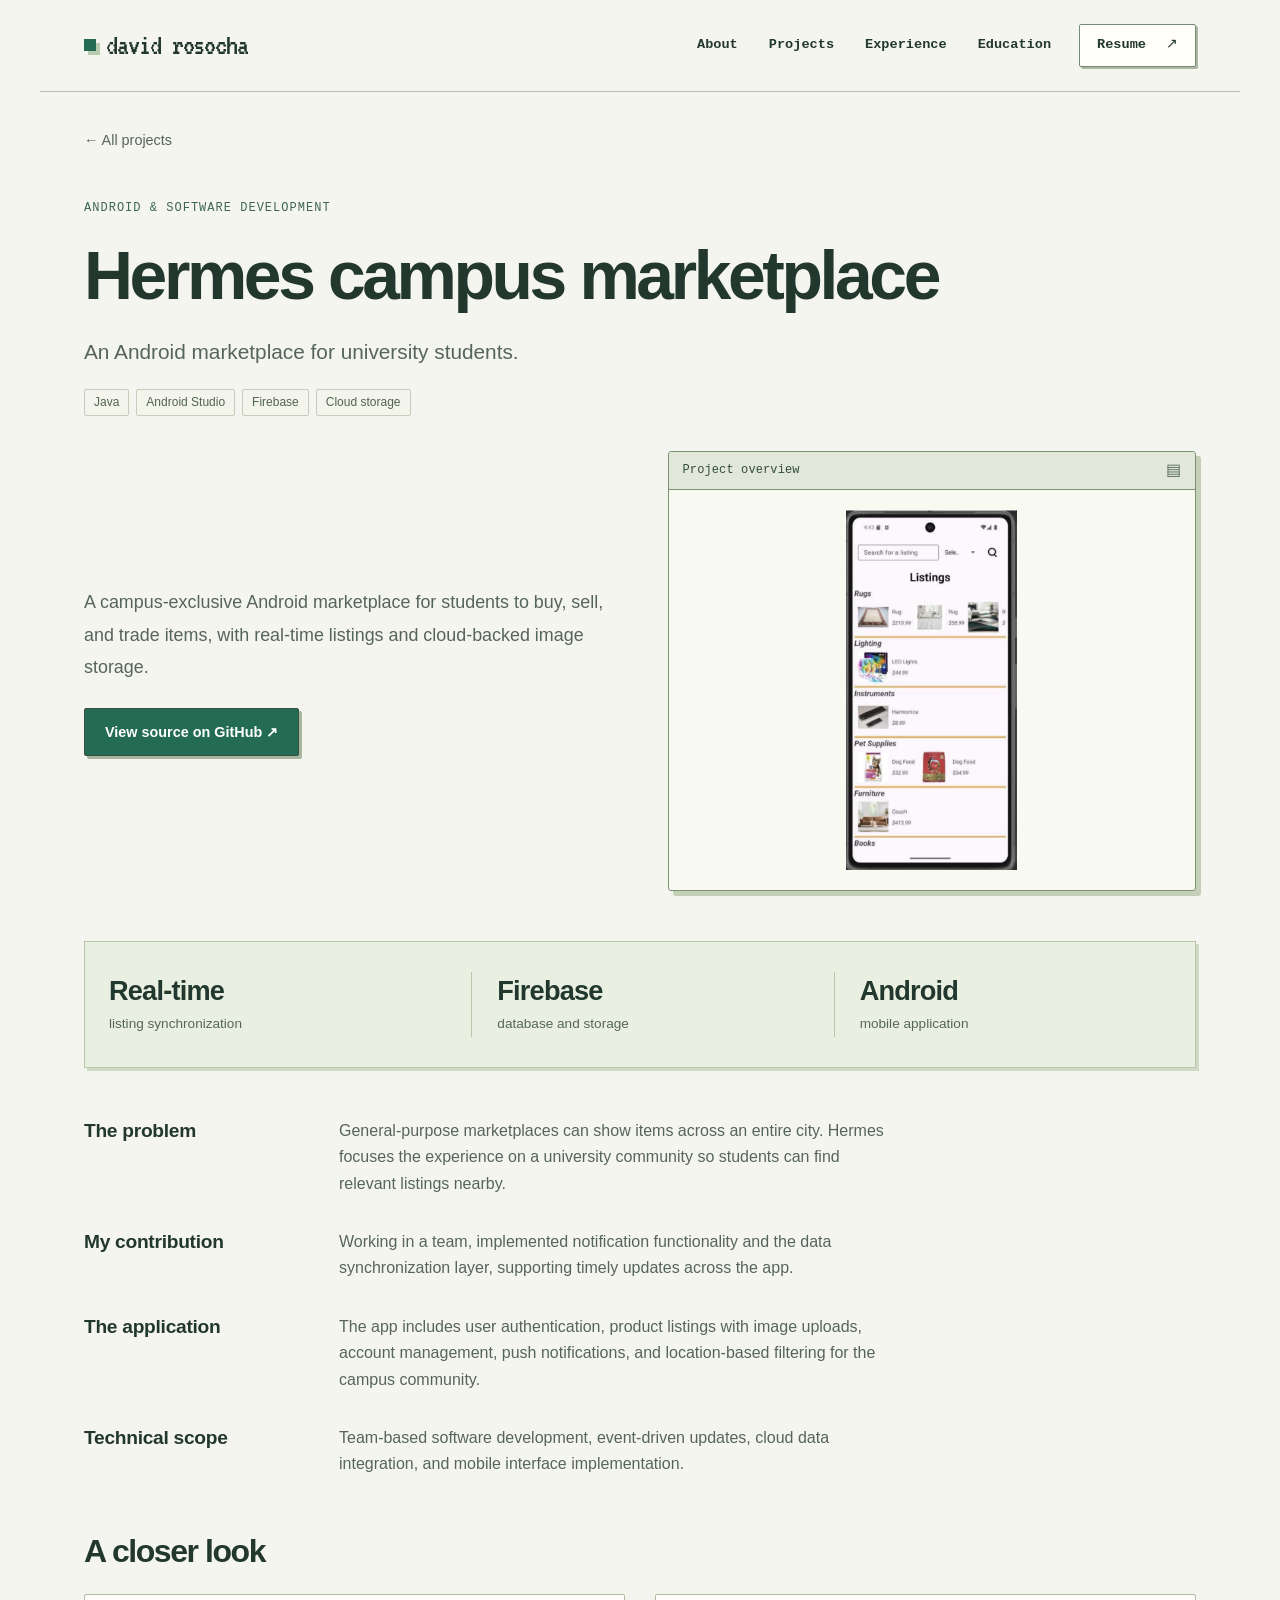
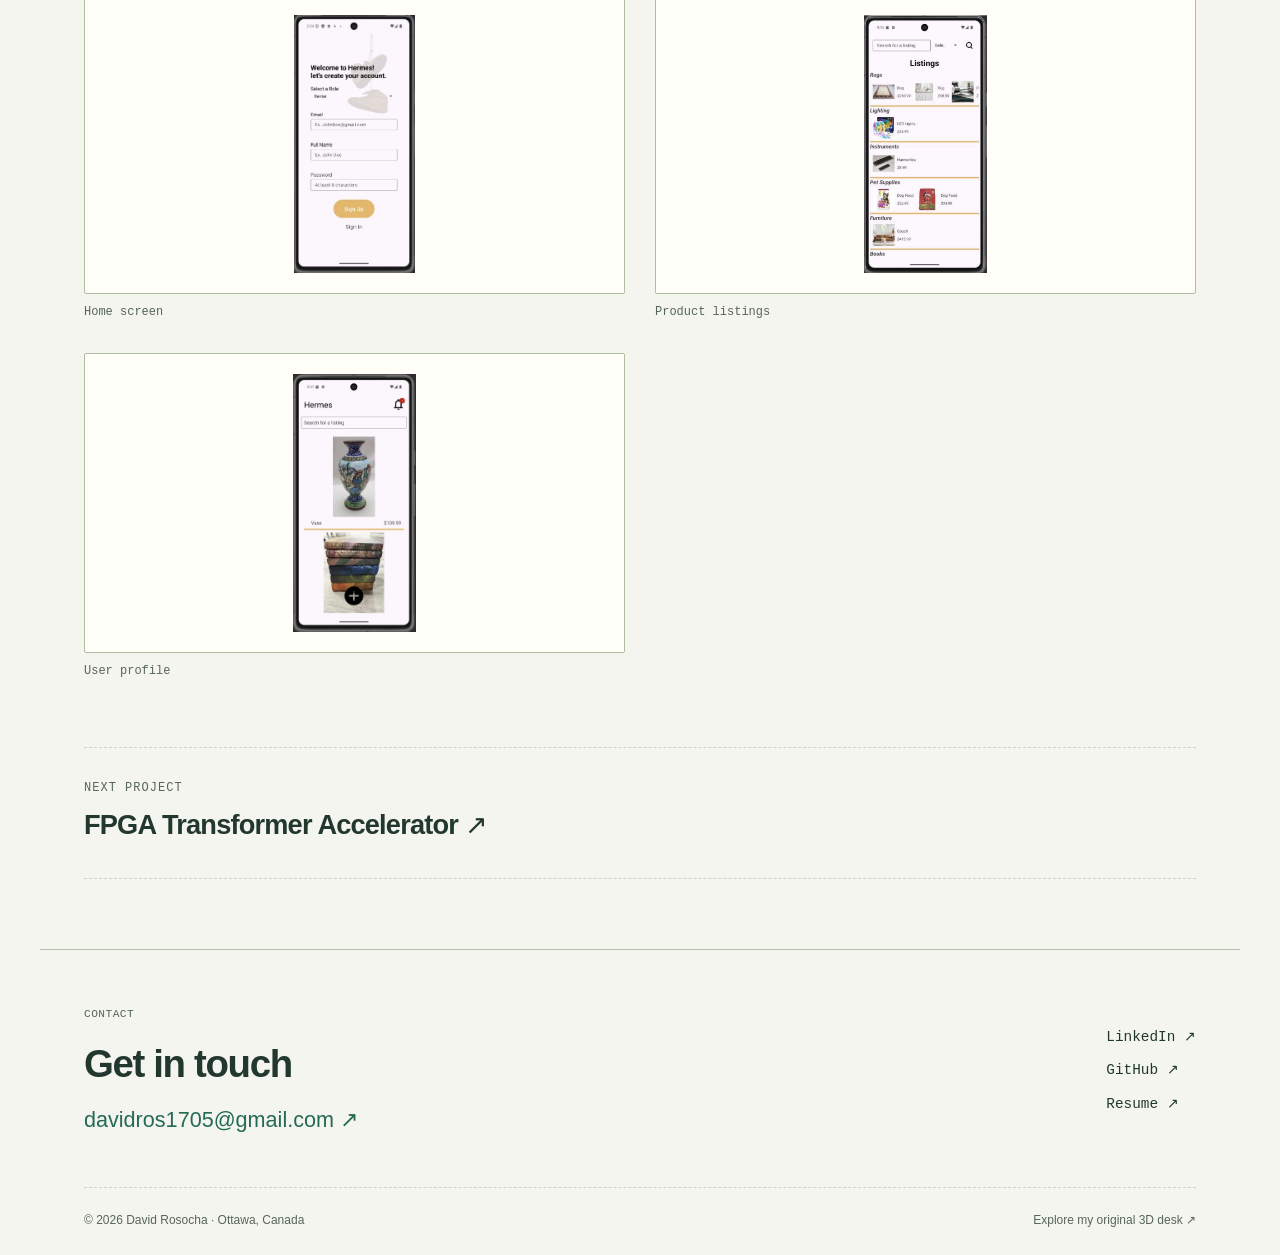
<file: projects/hermes.html>
<!doctype html><html lang="en"><head><meta charset="utf-8"><meta name="viewport" content="width=device-width, initial-scale=1"><meta name="description" content="A campus-exclusive Android marketplace for students to buy, sell, and trade items, with real-time listings and cloud-backed image storage."><meta name="theme-color" content="#f5f5ef"><title>Hermes campus marketplace | David Rosocha</title><link rel="icon" href="../images/favicon.png"><link rel="preconnect" href="https://fonts.googleapis.com"><link rel="preconnect" href="https://fonts.gstatic.com" crossorigin><link href="https://fonts.googleapis.com/css2?family=VT323&display=swap" rel="stylesheet"><link rel="stylesheet" href="../style.css"><script src="../main.js" defer></script></head><body><a class="skip" href="#main">Skip to content</a><header class="header"><a class="wordmark" href="../" aria-label="David Rosocha home"><span class="brand-square" aria-hidden="true"></span>david rosocha</a><button class="menu-toggle" aria-expanded="false" aria-controls="navigation">Menu <span aria-hidden="true">＋</span></button><nav id="navigation" aria-label="Main navigation"><a href="../#about">About</a><a href="../#projects">Projects</a><a href="../#experience">Experience</a><a href="../#education">Education</a><a class="nav-resume" href="../David-Rosocha-Resume.pdf" target="_blank" rel="noopener">Resume <span aria-hidden="true">↗</span></a></nav></header><main id="main" class="case wrap"><a class="back-link" href="../#projects">← All projects</a><div class="case-header"><p class="eyebrow">ANDROID & SOFTWARE DEVELOPMENT</p><h1>Hermes campus marketplace</h1><p class="case-subtitle">An Android marketplace for university students.</p><div class="tags"><span>Java</span><span>Android Studio</span><span>Firebase</span><span>Cloud storage</span></div></div><div class="case-overview"><div class="case-intro"><p>A campus-exclusive Android marketplace for students to buy, sell, and trade items, with real-time listings and cloud-backed image storage.</p><div class="case-links"><a class="button primary" href="https://github.com/DavidRosocha/Hermes">View source on GitHub ↗</a></div></div><figure class="case-visual  phone"><div class="window-bar"><span>Project overview</span><span class="window-detail" aria-hidden="true">▤</span></div><img src="../images/Hermes2.jpg" alt="Hermes Android marketplace product listings" width="600" height="380"></figure></div><div class="case-metrics"><div><strong>Real-time</strong><span>listing synchronization</span></div><div><strong>Firebase</strong><span>database and storage</span></div><div><strong>Android</strong><span>mobile application</span></div></div><div class="case-story"><section><h2>The problem</h2><p>General-purpose marketplaces can show items across an entire city. Hermes focuses the experience on a university community so students can find relevant listings nearby.</p></section><section><h2>My contribution</h2><p>Working in a team, implemented notification functionality and the data synchronization layer, supporting timely updates across the app.</p></section><section><h2>The application</h2><p>The app includes user authentication, product listings with image uploads, account management, push notifications, and location-based filtering for the campus community.</p></section><section><h2>Technical scope</h2><p>Team-based software development, event-driven updates, cloud data integration, and mobile interface implementation.</p></section></div><section class="case-gallery"><h2>A closer look</h2><div class="gallery-grid"><figure><a href="../images/Hermes1.jpg" target="_blank" rel="noopener" aria-label="Open full-size image: Home screen"><img src="../images/Hermes1.jpg" alt="Home screen" loading="lazy"></a><figcaption>Home screen</figcaption></figure><figure><a href="../images/Hermes2.jpg" target="_blank" rel="noopener" aria-label="Open full-size image: Product listings"><img src="../images/Hermes2.jpg" alt="Product listings" loading="lazy"></a><figcaption>Product listings</figcaption></figure><figure><a href="../images/Hermes4.jpg" target="_blank" rel="noopener" aria-label="Open full-size image: User profile"><img src="../images/Hermes4.jpg" alt="User profile" loading="lazy"></a><figcaption>User profile</figcaption></figure></div></section><a class="next-project" href="transformer.html"><span class="eyebrow">NEXT PROJECT</span><span>FPGA Transformer Accelerator ↗</span></a></main><footer><div class="footer-main"><div><p class="eyebrow">CONTACT</p><h2>Get in touch</h2><a class="email" href="mailto:davidros1705@gmail.com">davidros1705@gmail.com <span aria-hidden="true">↗</span></a></div><div class="footer-links"><a href="https://www.linkedin.com/in/davidrosocha/">LinkedIn ↗</a><a href="https://github.com/DavidRosocha">GitHub ↗</a><a href="../David-Rosocha-Resume.pdf" target="_blank" rel="noopener">Resume ↗</a></div></div><div class="footer-bottom"><span>© 2026 David Rosocha · Ottawa, Canada</span><a href="../desk/">Explore my original 3D desk ↗</a></div></footer></body></html>
</file>
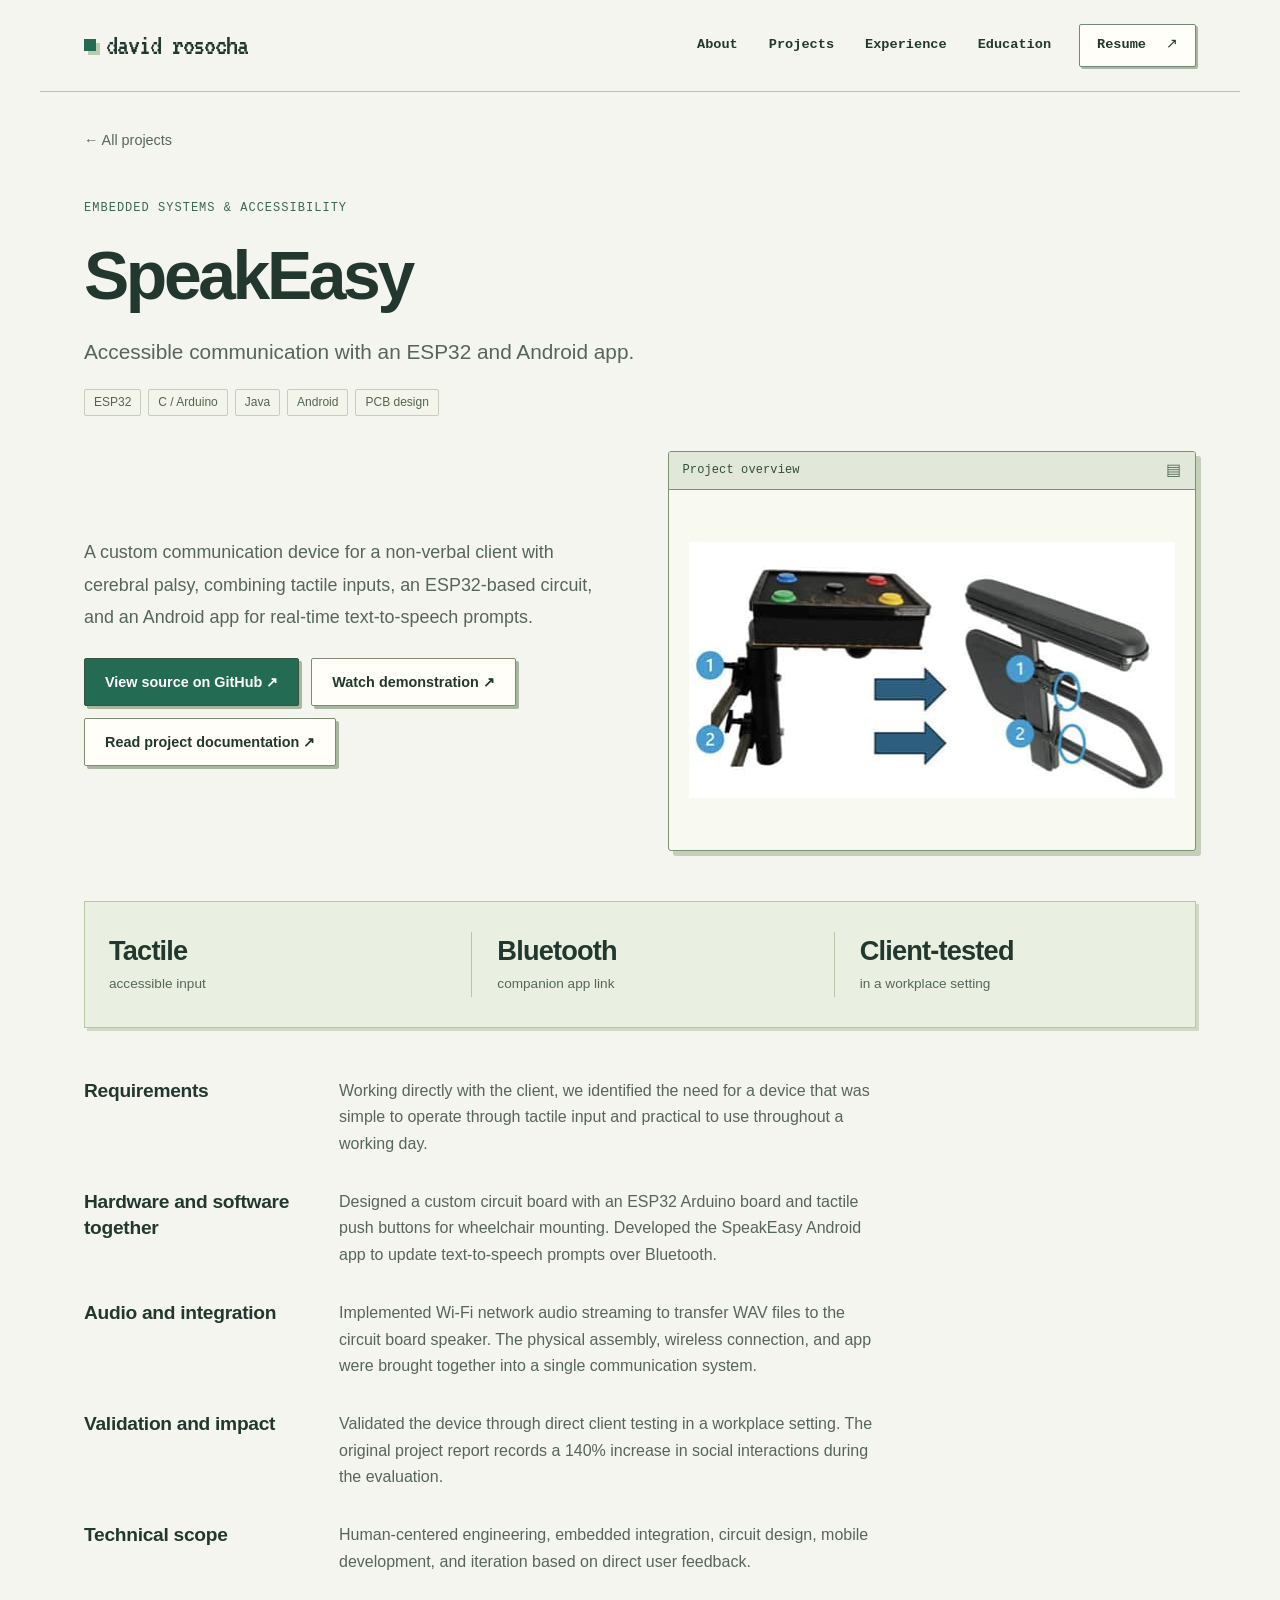
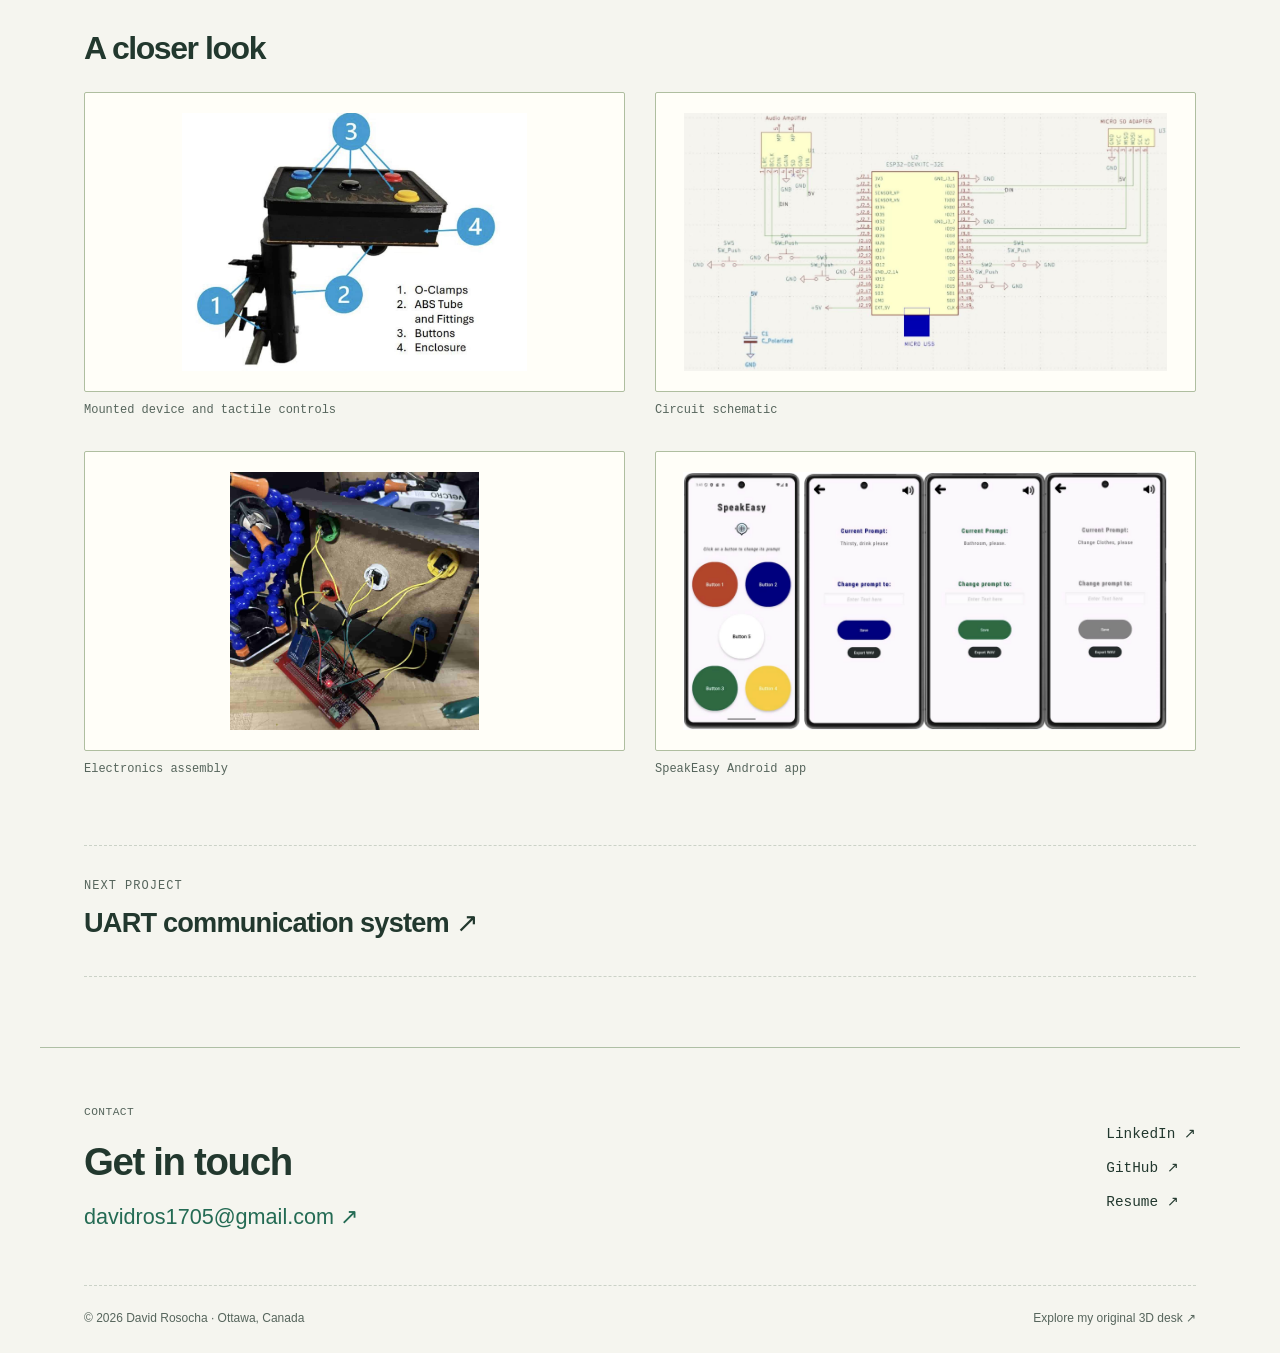
<file: projects/speakeasy.html>
<!doctype html><html lang="en"><head><meta charset="utf-8"><meta name="viewport" content="width=device-width, initial-scale=1"><meta name="description" content="A custom communication device for a non-verbal client with cerebral palsy, combining tactile inputs, an ESP32-based circuit, and an Android app for real-time text-to-speech prompts."><meta name="theme-color" content="#f5f5ef"><title>SpeakEasy | David Rosocha</title><link rel="icon" href="../images/favicon.png"><link rel="preconnect" href="https://fonts.googleapis.com"><link rel="preconnect" href="https://fonts.gstatic.com" crossorigin><link href="https://fonts.googleapis.com/css2?family=VT323&display=swap" rel="stylesheet"><link rel="stylesheet" href="../style.css"><script src="../main.js" defer></script></head><body><a class="skip" href="#main">Skip to content</a><header class="header"><a class="wordmark" href="../" aria-label="David Rosocha home"><span class="brand-square" aria-hidden="true"></span>david rosocha</a><button class="menu-toggle" aria-expanded="false" aria-controls="navigation">Menu <span aria-hidden="true">＋</span></button><nav id="navigation" aria-label="Main navigation"><a href="../#about">About</a><a href="../#projects">Projects</a><a href="../#experience">Experience</a><a href="../#education">Education</a><a class="nav-resume" href="../David-Rosocha-Resume.pdf" target="_blank" rel="noopener">Resume <span aria-hidden="true">↗</span></a></nav></header><main id="main" class="case wrap"><a class="back-link" href="../#projects">← All projects</a><div class="case-header"><p class="eyebrow">EMBEDDED SYSTEMS & ACCESSIBILITY</p><h1>SpeakEasy</h1><p class="case-subtitle">Accessible communication with an ESP32 and Android app.</p><div class="tags"><span>ESP32</span><span>C / Arduino</span><span>Java</span><span>Android</span><span>PCB design</span></div></div><div class="case-overview"><div class="case-intro"><p>A custom communication device for a non-verbal client with cerebral palsy, combining tactile inputs, an ESP32-based circuit, and an Android app for real-time text-to-speech prompts.</p><div class="case-links"><a class="button primary" href="https://github.com/DavidRosocha/SpeakEasy">View source on GitHub ↗</a><a class="button secondary" href="https://www.youtube.com/watch?v=1a2fzGXfXE4">Watch demonstration ↗</a><a class="button secondary" href="https://onedrive.live.com/personal/f736fa491a1a1dc7/_layouts/15/Doc.aspx?sourcedoc=%7B6c949bd6-8881-4ec3-a381-89e7b1652199%7D&amp;action=default&amp;redeem=aHR0cHM6Ly8xZHJ2Lm1zL3cvYy9mNzM2ZmE0OTFhMWExZGM3L0VkYWJsR3lCaU1OT280R0o1N0ZsSVprQnd0Q1A2R2NPWXNab2wyM0d5a2lpR1E_ZT1HSE5hVmM&amp;slrid=6421eba1-b0ed-b000-1e4d-82a87a7f232d&amp;originalPath=aHR0cHM6Ly8xZHJ2Lm1zL3cvYy9mNzM2ZmE0OTFhMWExZGM3L0lRRFdtNVJzZ1lqRFRxT0JpZWV4WlNHWkFjTFFqLWhuRG1MR2FKZHR4c3BJb2hrP3J0aW1lPWVyU29od3hQM2tn&amp;CID=b4cf5ccf-a96a-4f81-b945-2c7c9ae30fec&amp;_SRM=0:G:148">Read project documentation ↗</a></div></div><figure class="case-visual  "><div class="window-bar"><span>Project overview</span><span class="window-detail" aria-hidden="true">▤</span></div><img src="../images/Picture1.jpg" alt="SpeakEasy tactile button enclosure and wheelchair mounting concept" width="600" height="380"></figure></div><div class="case-metrics"><div><strong>Tactile</strong><span>accessible input</span></div><div><strong>Bluetooth</strong><span>companion app link</span></div><div><strong>Client-tested</strong><span>in a workplace setting</span></div></div><div class="case-story"><section><h2>Requirements</h2><p>Working directly with the client, we identified the need for a device that was simple to operate through tactile input and practical to use throughout a working day.</p></section><section><h2>Hardware and software together</h2><p>Designed a custom circuit board with an ESP32 Arduino board and tactile push buttons for wheelchair mounting. Developed the SpeakEasy Android app to update text-to-speech prompts over Bluetooth.</p></section><section><h2>Audio and integration</h2><p>Implemented Wi-Fi network audio streaming to transfer WAV files to the circuit board speaker. The physical assembly, wireless connection, and app were brought together into a single communication system.</p></section><section><h2>Validation and impact</h2><p>Validated the device through direct client testing in a workplace setting. The original project report records a 140% increase in social interactions during the evaluation.</p></section><section><h2>Technical scope</h2><p>Human-centered engineering, embedded integration, circuit design, mobile development, and iteration based on direct user feedback.</p></section></div><section class="case-gallery"><h2>A closer look</h2><div class="gallery-grid"><figure><a href="../images/Picture3.jpg" target="_blank" rel="noopener" aria-label="Open full-size image: Mounted device and tactile controls"><img src="../images/Picture3.jpg" alt="Mounted device and tactile controls" loading="lazy"></a><figcaption>Mounted device and tactile controls</figcaption></figure><figure><a href="../images/Picture4.jpg" target="_blank" rel="noopener" aria-label="Open full-size image: Circuit schematic"><img src="../images/Picture4.jpg" alt="Circuit schematic" loading="lazy"></a><figcaption>Circuit schematic</figcaption></figure><figure><a href="../images/Picture5.jpg" target="_blank" rel="noopener" aria-label="Open full-size image: Electronics assembly"><img src="../images/Picture5.jpg" alt="Electronics assembly" loading="lazy"></a><figcaption>Electronics assembly</figcaption></figure><figure><a href="../images/Picture2.jpg" target="_blank" rel="noopener" aria-label="Open full-size image: SpeakEasy Android app"><img src="../images/Picture2.jpg" alt="SpeakEasy Android app" loading="lazy"></a><figcaption>SpeakEasy Android app</figcaption></figure></div></section><a class="next-project" href="uart.html"><span class="eyebrow">NEXT PROJECT</span><span>UART communication system ↗</span></a></main><footer><div class="footer-main"><div><p class="eyebrow">CONTACT</p><h2>Get in touch</h2><a class="email" href="mailto:davidros1705@gmail.com">davidros1705@gmail.com <span aria-hidden="true">↗</span></a></div><div class="footer-links"><a href="https://www.linkedin.com/in/davidrosocha/">LinkedIn ↗</a><a href="https://github.com/DavidRosocha">GitHub ↗</a><a href="../David-Rosocha-Resume.pdf" target="_blank" rel="noopener">Resume ↗</a></div></div><div class="footer-bottom"><span>© 2026 David Rosocha · Ottawa, Canada</span><a href="../desk/">Explore my original 3D desk ↗</a></div></footer></body></html>
</file>
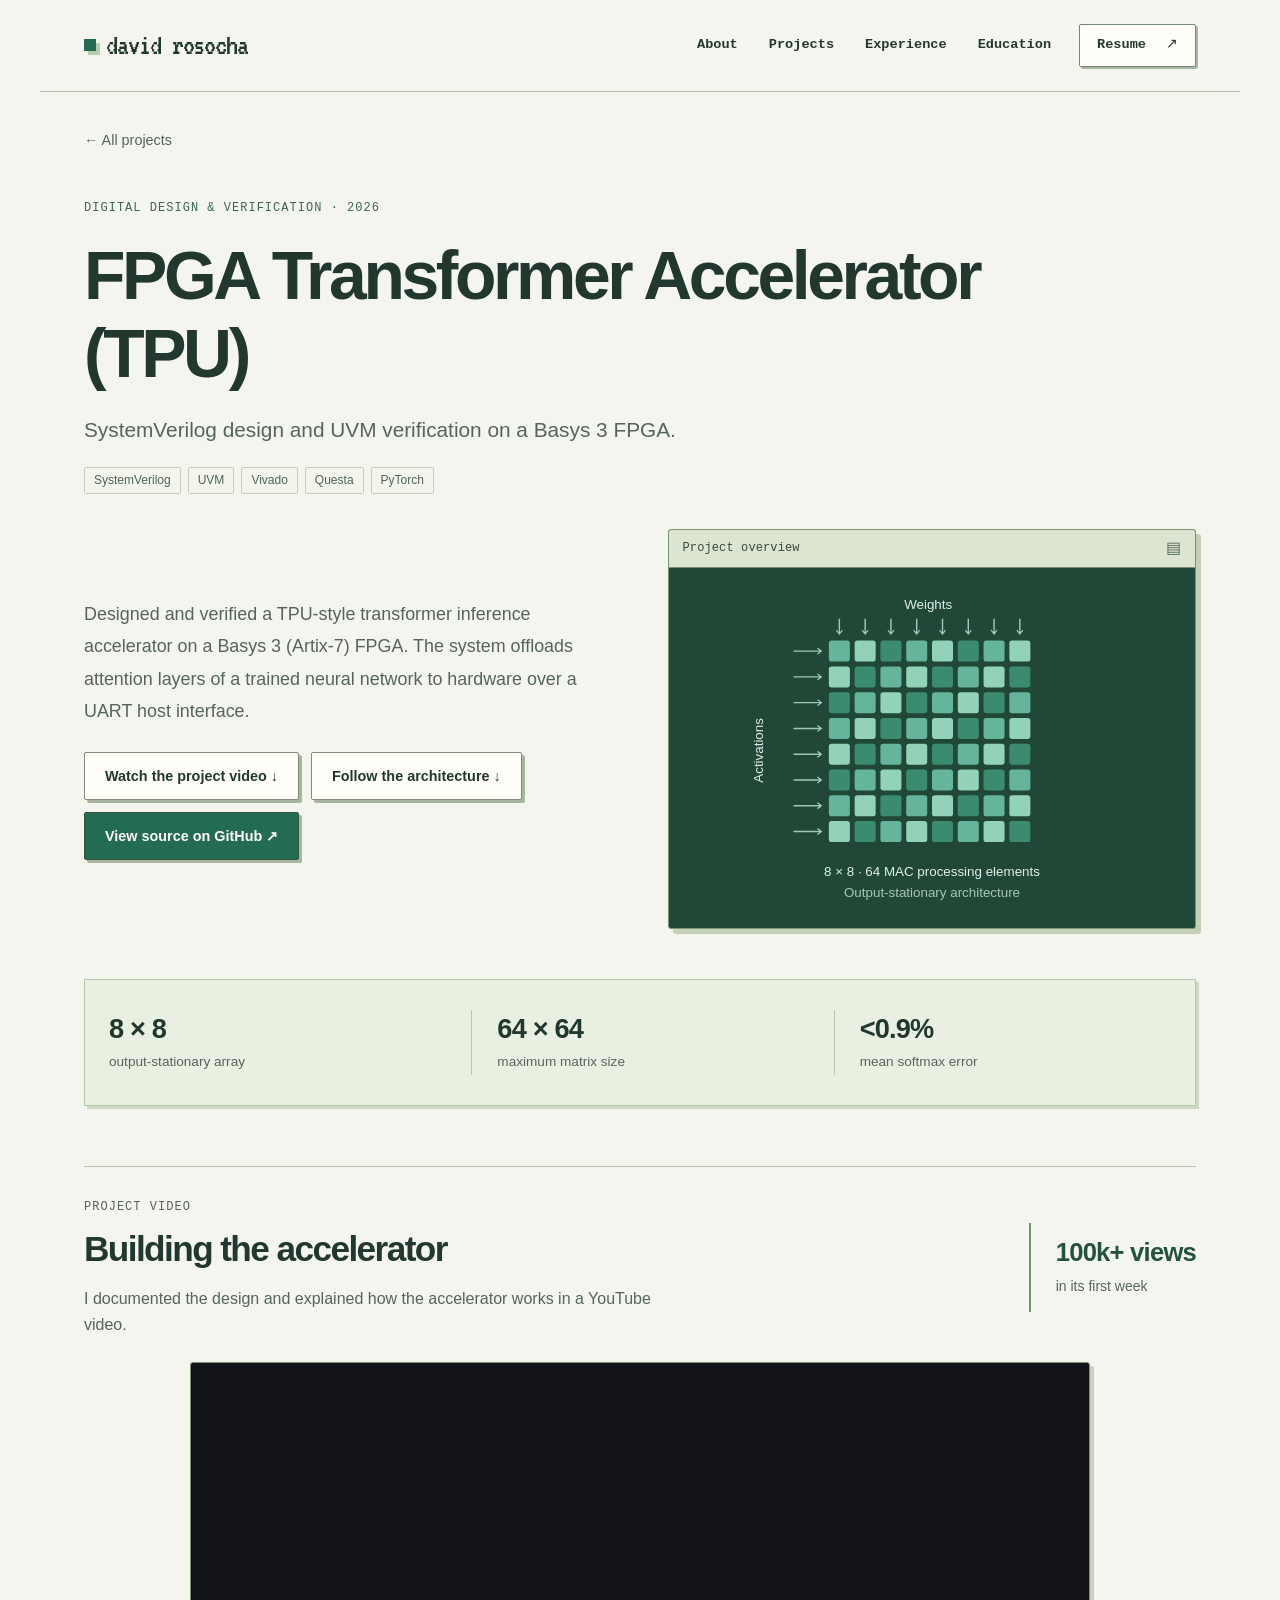
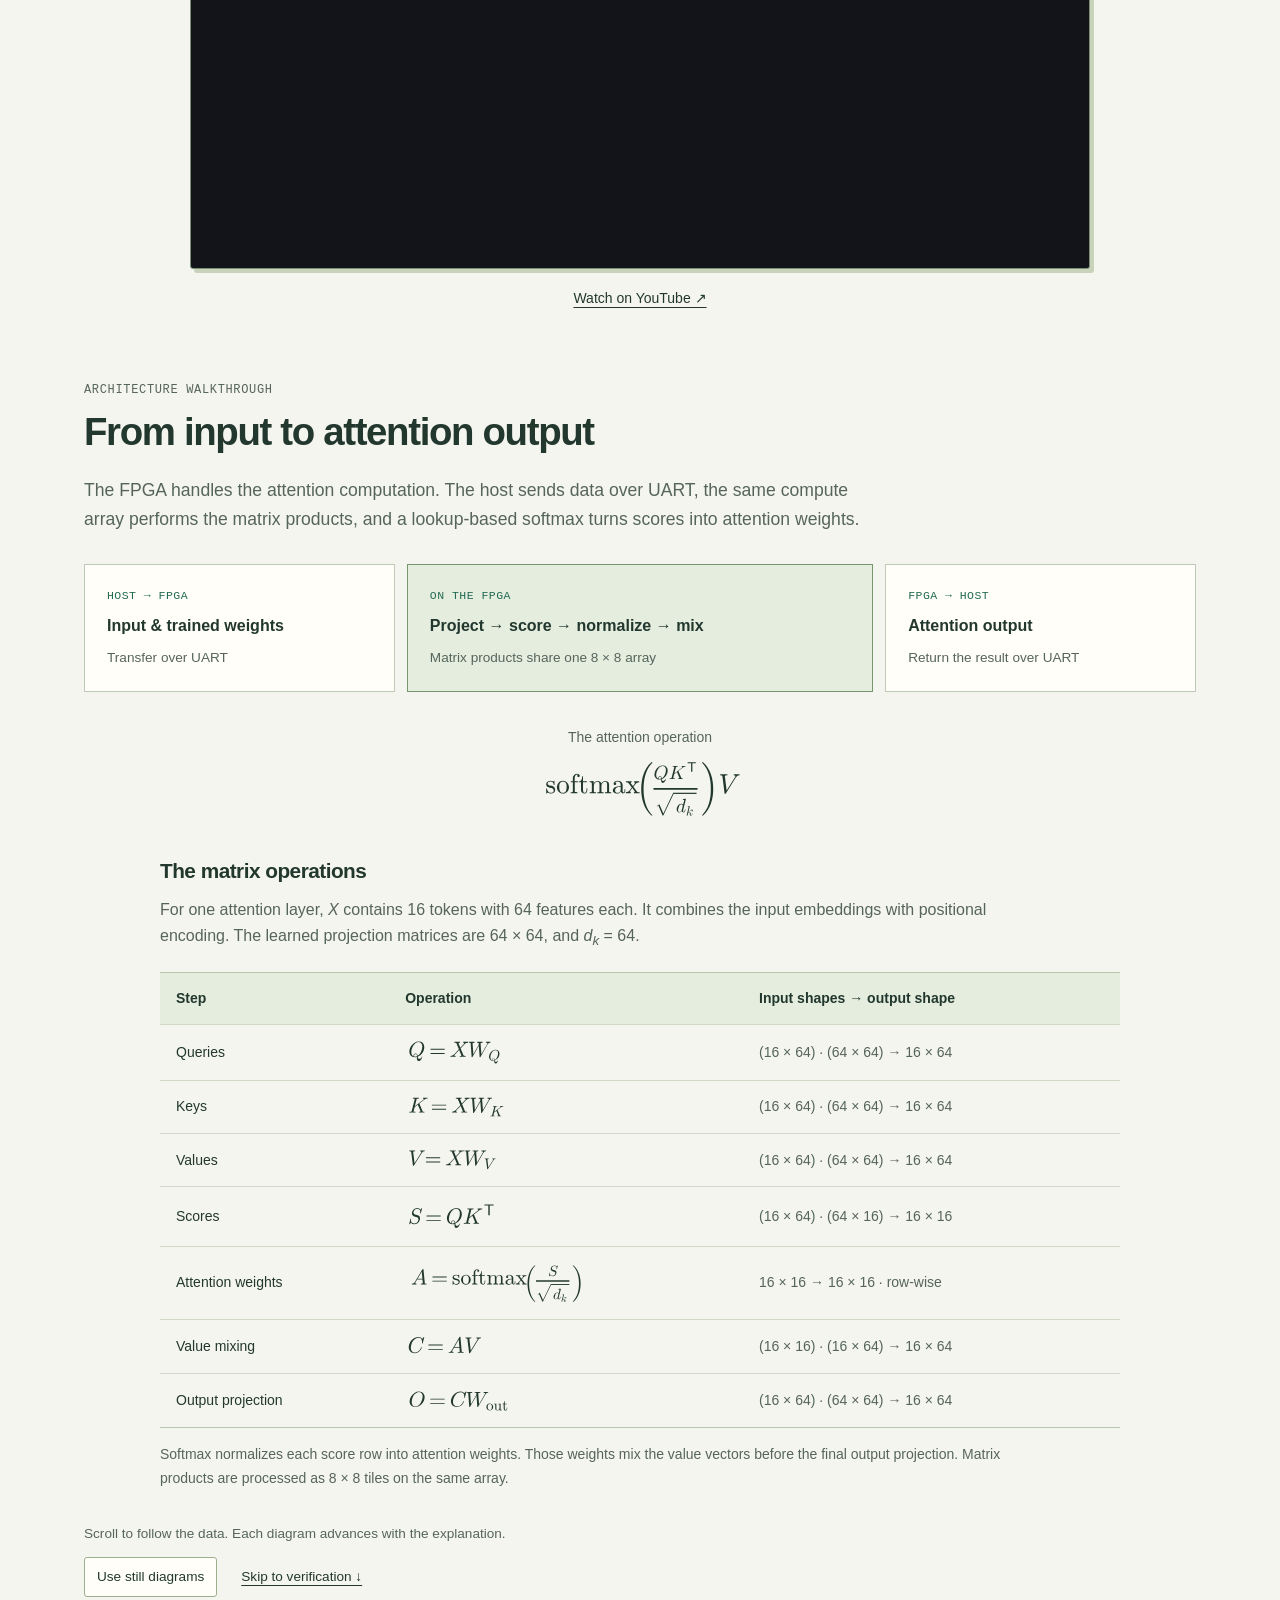
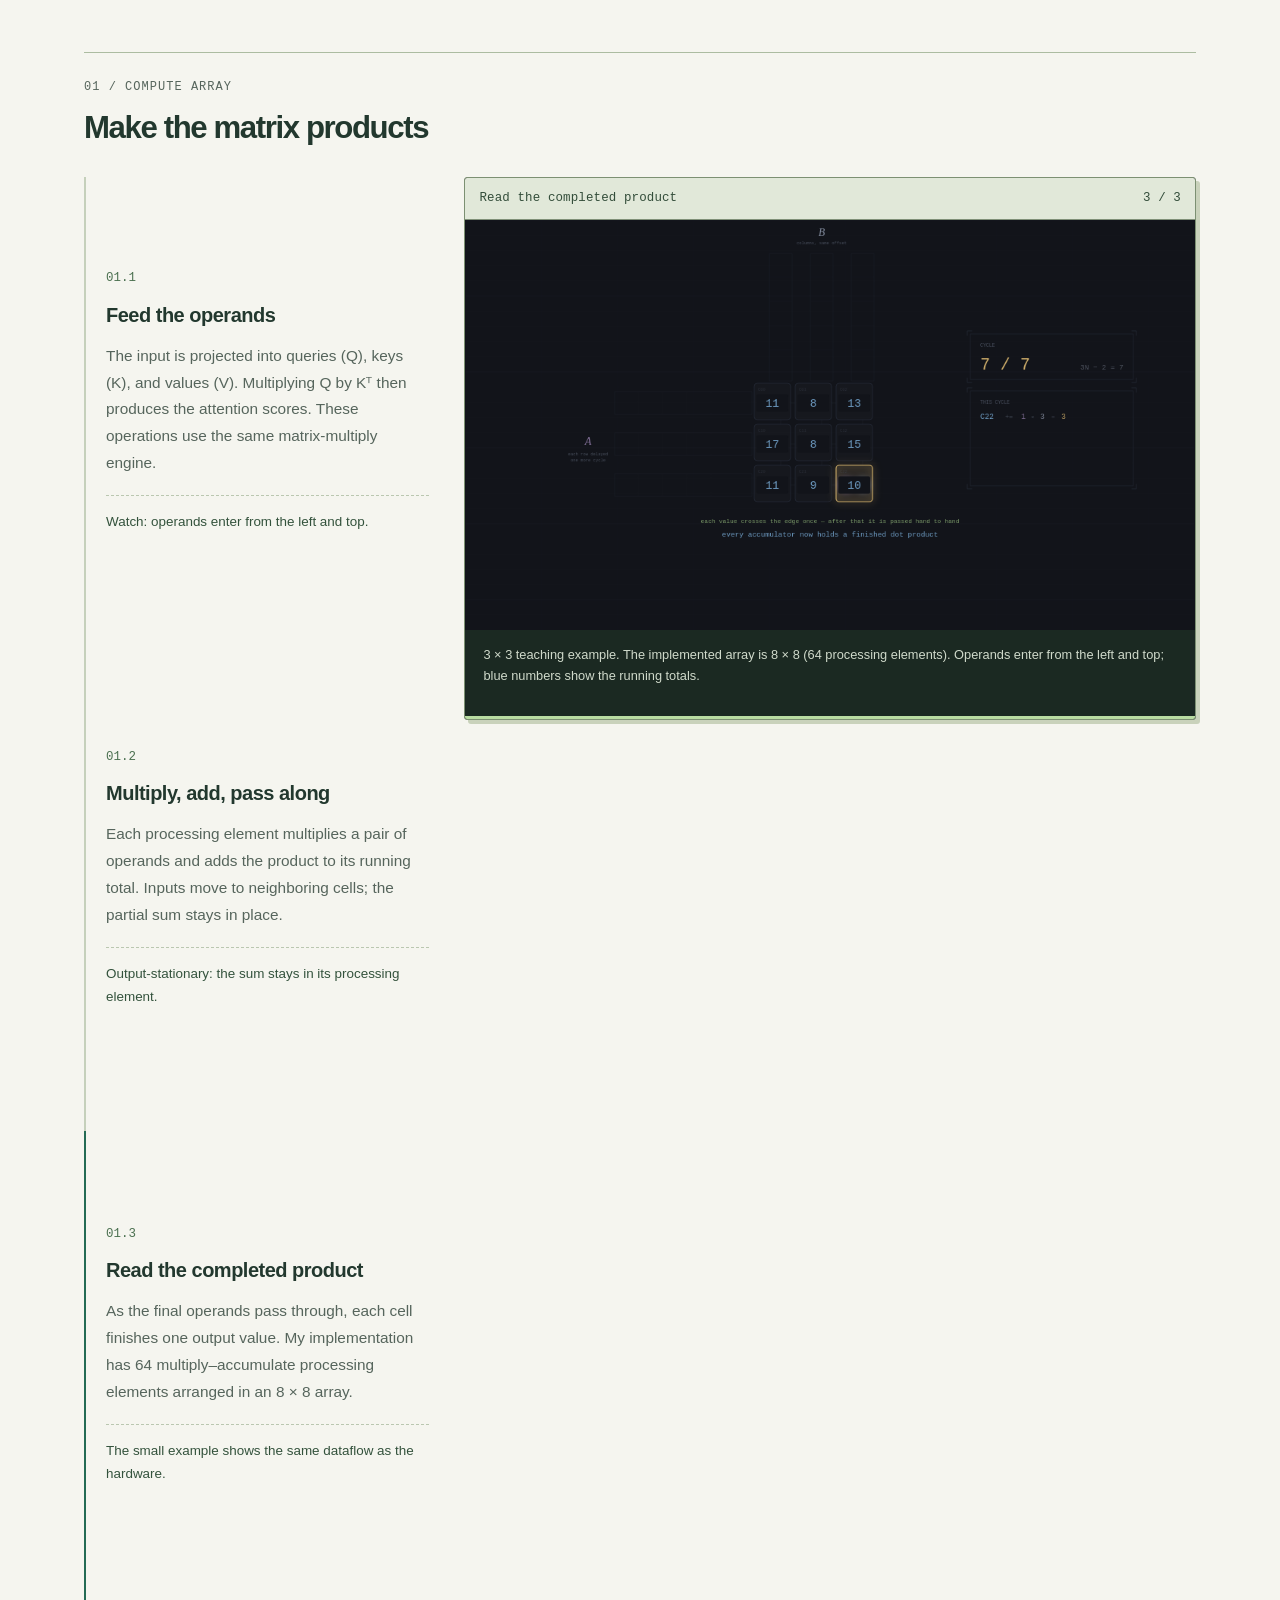
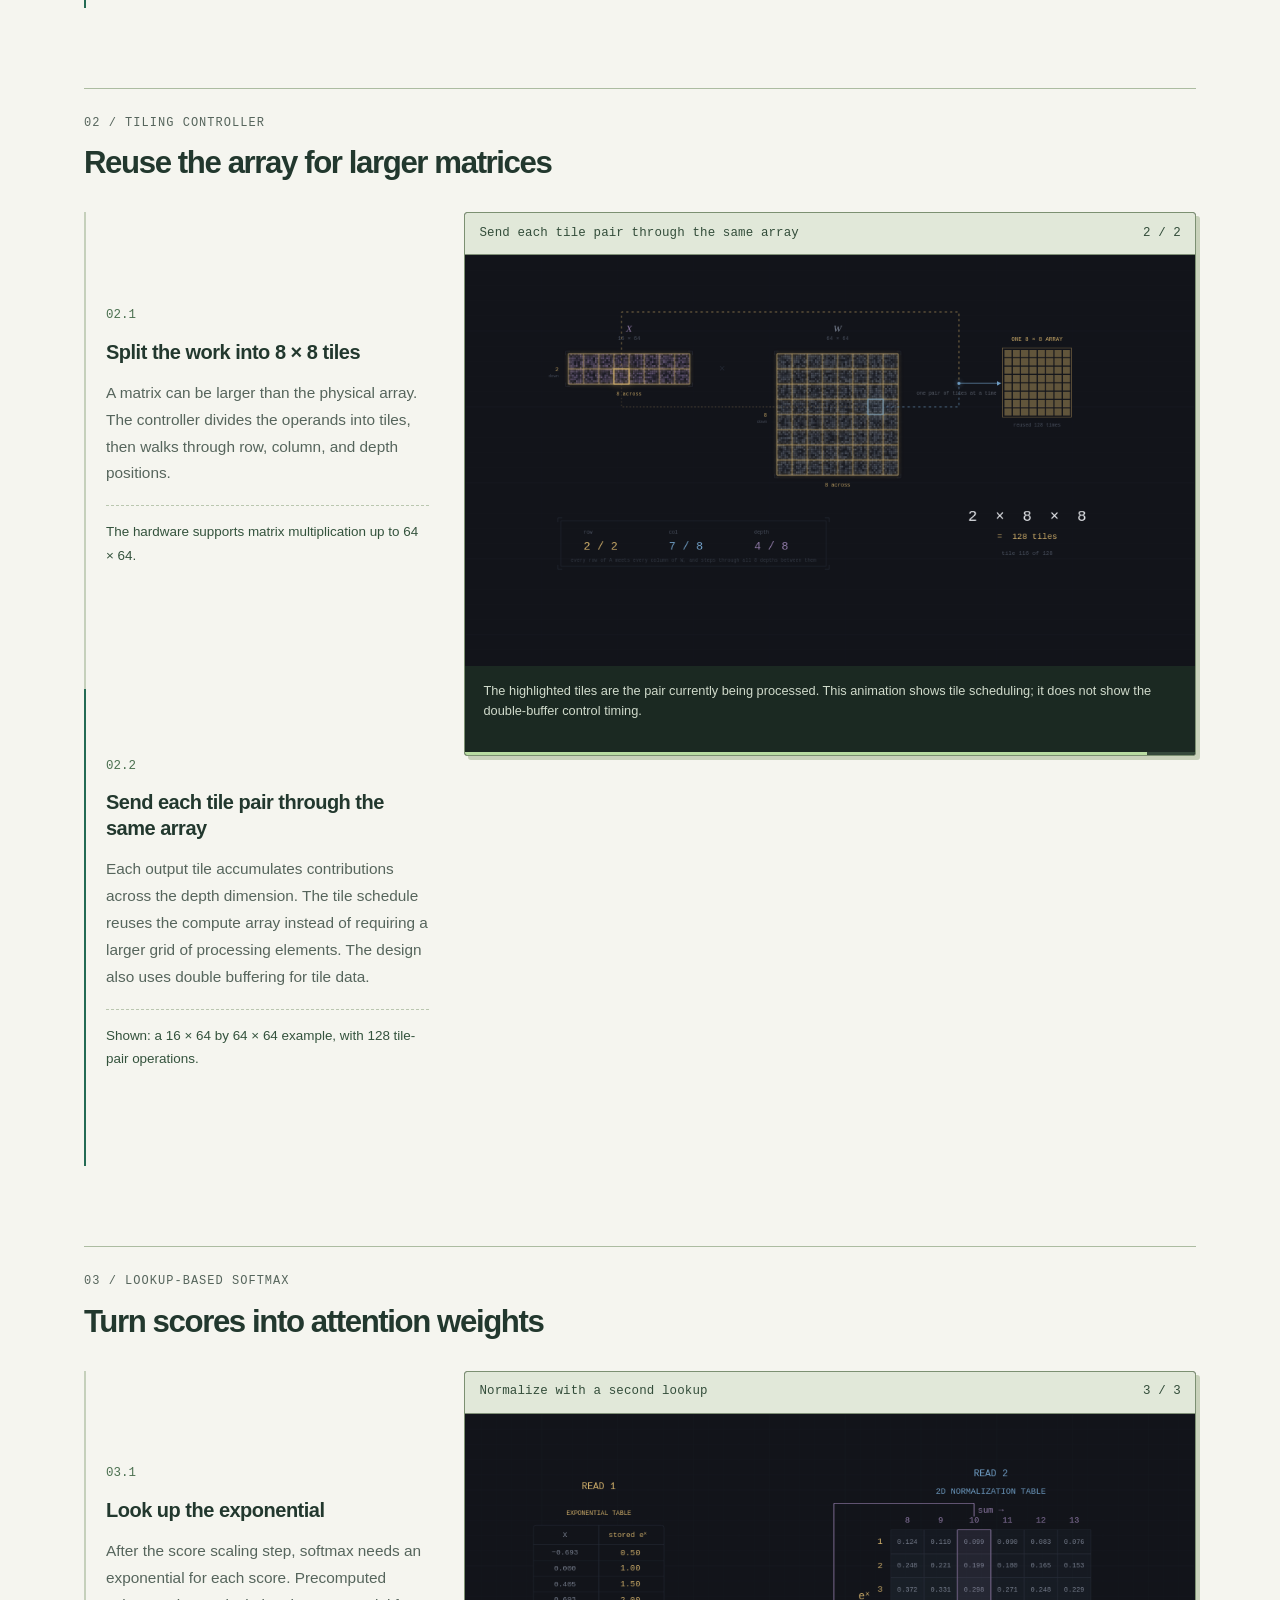
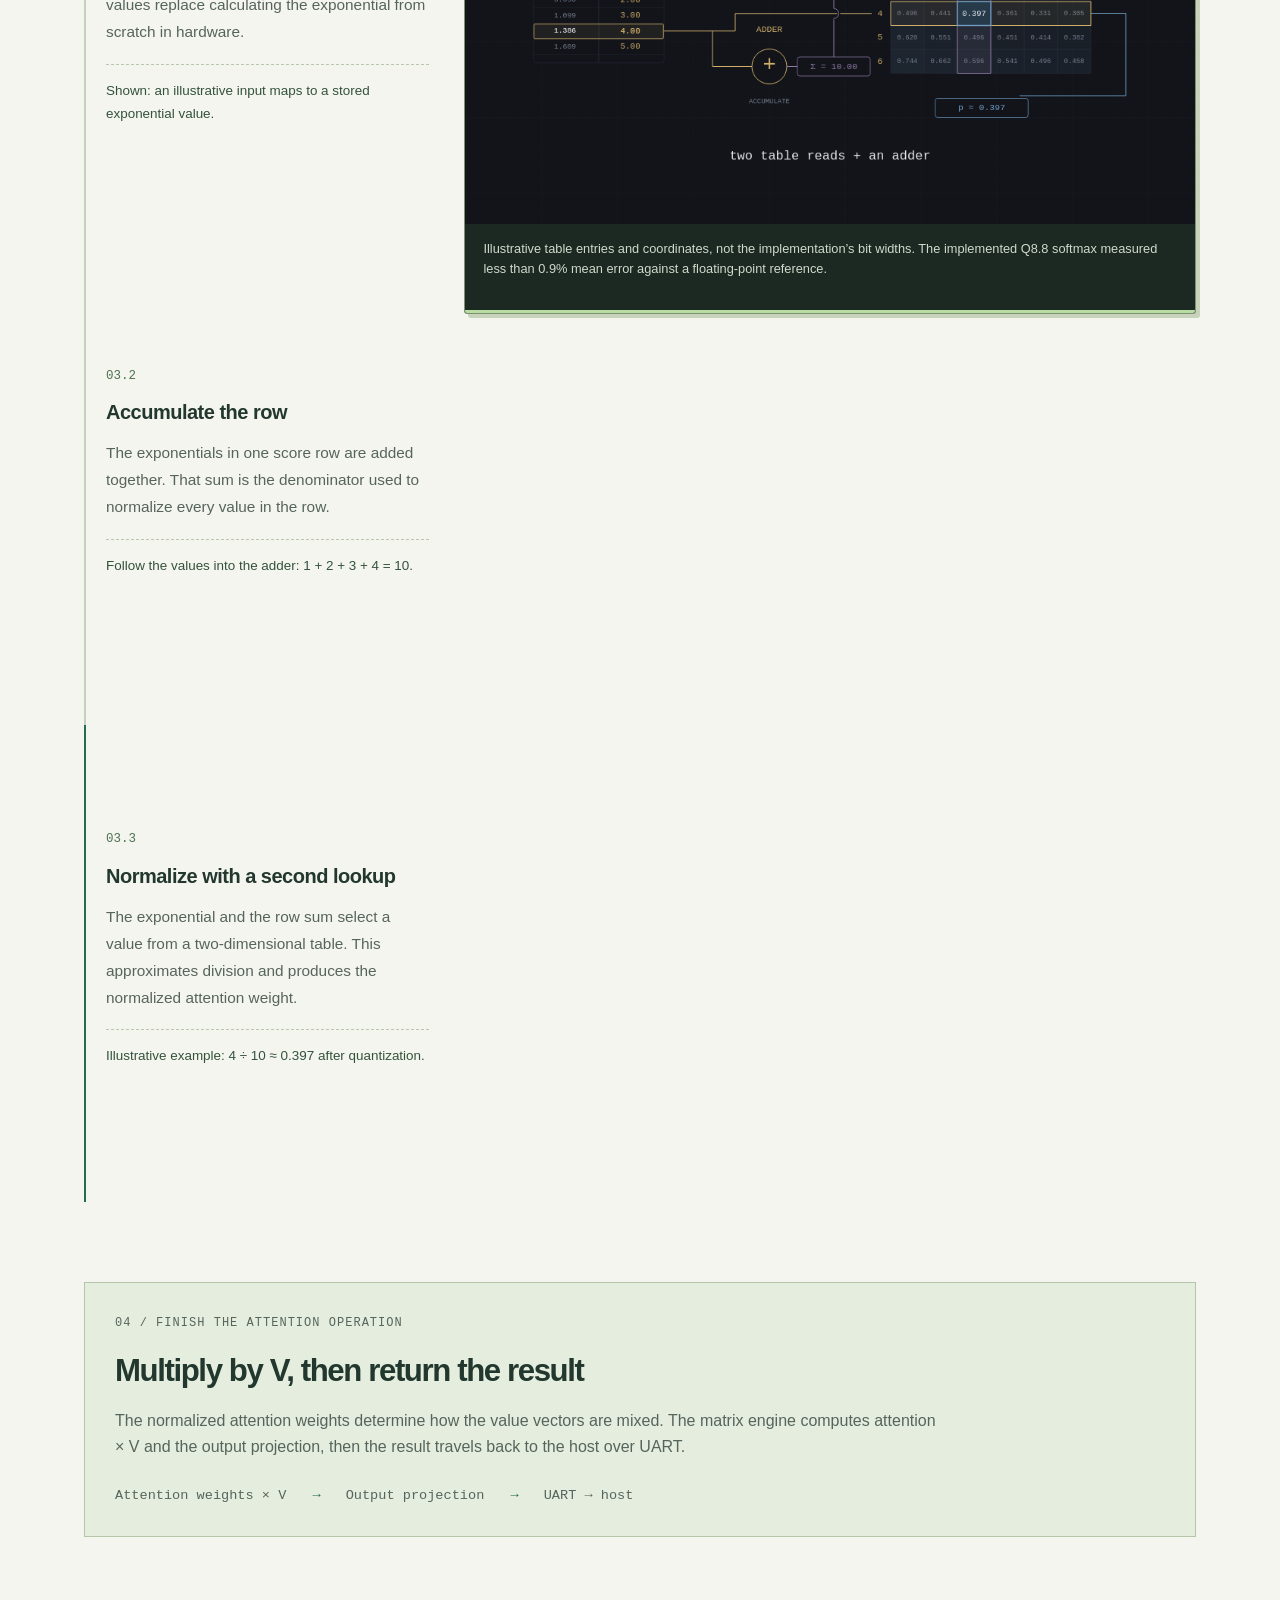
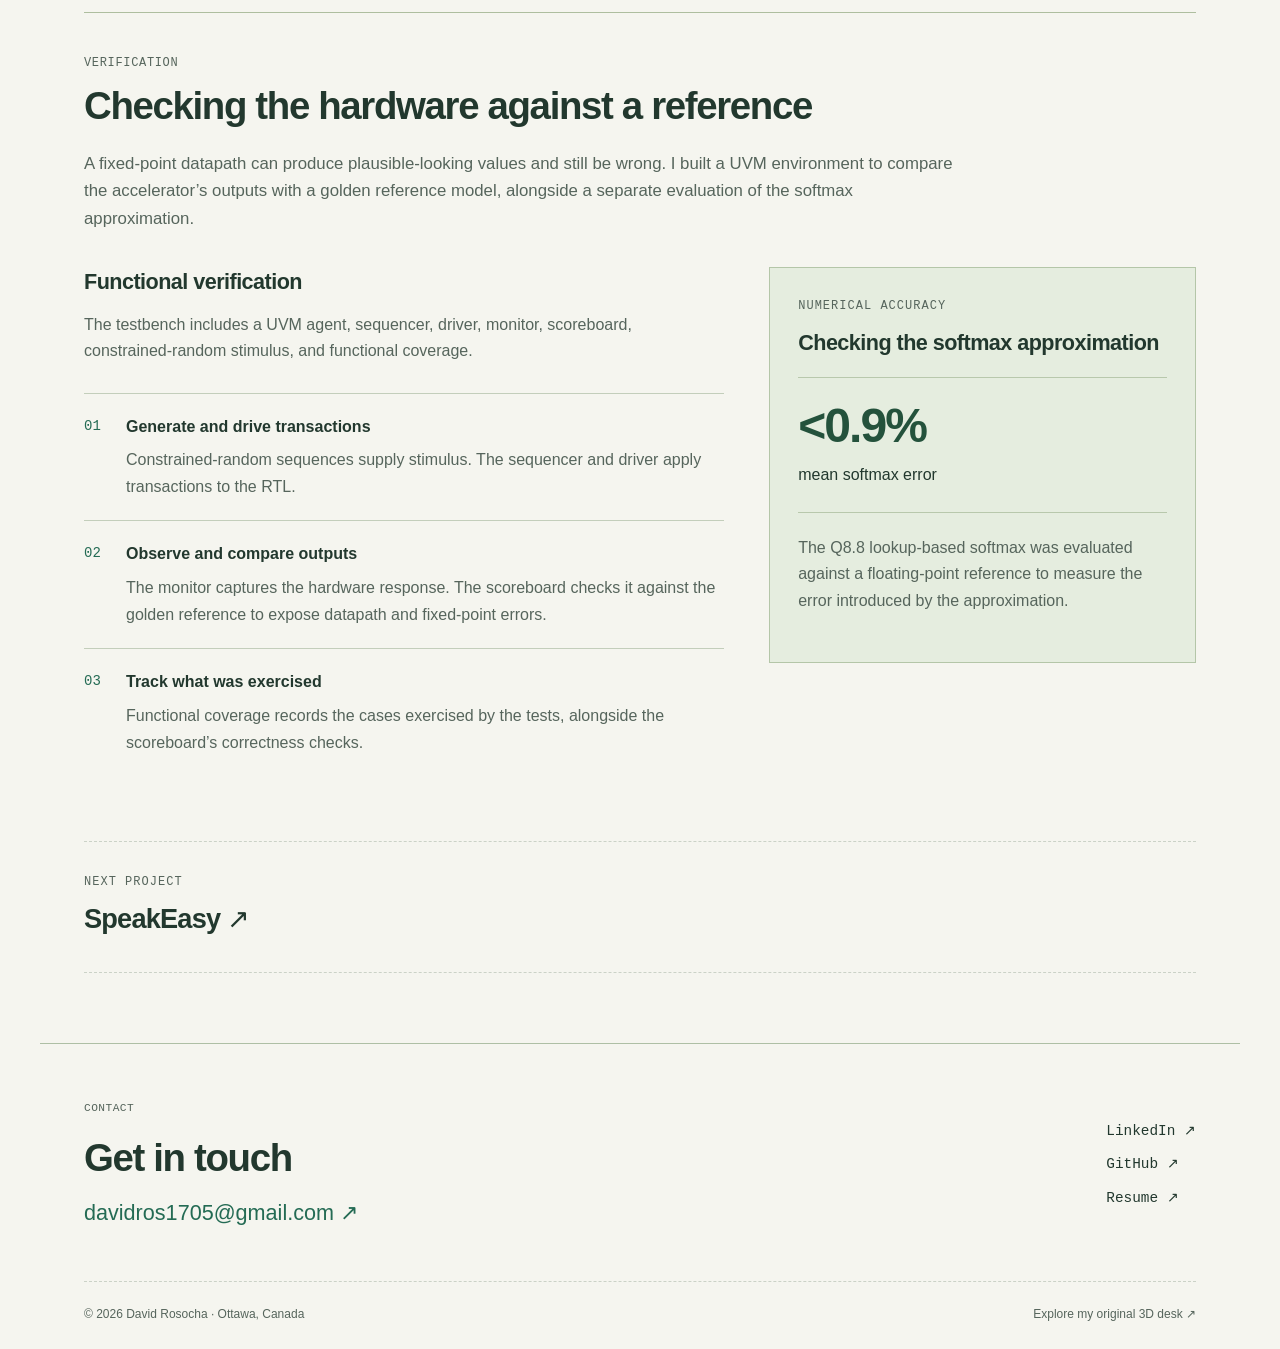
<file: projects/transformer.html>
<!doctype html><html lang="en"><head><meta charset="utf-8"><meta name="viewport" content="width=device-width, initial-scale=1"><meta name="description" content="Designed and verified a TPU-style transformer inference accelerator on a Basys 3 (Artix-7) FPGA. The system offloads attention layers of a trained neural network to hardware over a UART host interface."><meta name="theme-color" content="#f5f5ef"><title>FPGA transformer accelerator | David Rosocha</title><link rel="icon" href="../images/favicon.png"><link rel="preconnect" href="https://fonts.googleapis.com"><link rel="preconnect" href="https://fonts.gstatic.com" crossorigin><link href="https://fonts.googleapis.com/css2?family=VT323&display=swap" rel="stylesheet"><link rel="stylesheet" href="../style.css"><link rel="stylesheet" href="../architecture-story.css"><script src="../main.js" defer></script></head><body><a class="skip" href="#main">Skip to content</a><header class="header"><a class="wordmark" href="../" aria-label="David Rosocha home"><span class="brand-square" aria-hidden="true"></span>david rosocha</a><button class="menu-toggle" aria-expanded="false" aria-controls="navigation">Menu <span aria-hidden="true">＋</span></button><nav id="navigation" aria-label="Main navigation"><a href="../#about">About</a><a href="../#projects">Projects</a><a href="../#experience">Experience</a><a href="../#education">Education</a><a class="nav-resume" href="../David-Rosocha-Resume.pdf" target="_blank" rel="noopener">Resume <span aria-hidden="true">↗</span></a></nav></header><main id="main" class="case wrap"><a class="back-link" href="../#projects">← All projects</a><div class="case-header"><p class="eyebrow">DIGITAL DESIGN & VERIFICATION · 2026</p><h1>FPGA Transformer Accelerator (TPU)</h1><p class="case-subtitle">SystemVerilog design and UVM verification on a Basys 3 FPGA.</p><div class="tags"><span>SystemVerilog</span><span>UVM</span><span>Vivado</span><span>Questa</span><span>PyTorch</span></div></div><div class="case-overview"><div class="case-intro"><p>Designed and verified a TPU-style transformer inference accelerator on a Basys 3 (Artix-7) FPGA. The system offloads attention layers of a trained neural network to hardware over a UART host interface.</p><div class="case-links"><a class="button secondary" href="#video">Watch the project video ↓</a><a class="button secondary" href="#animations">Follow the architecture ↓</a><a class="button primary" href="https://github.com/DavidRosocha/transformer">View source on GitHub ↗</a></div></div><figure class="case-visual dark "><div class="window-bar"><span>Project overview</span><span class="window-detail" aria-hidden="true">▤</span></div><img src="../images/systolic-array.svg" alt="Architecture of the 8 by 8 systolic array" width="600" height="380"></figure></div><div class="case-metrics"><div><strong>8 × 8</strong><span>output-stationary array</span></div><div><strong>64 × 64</strong><span>maximum matrix size</span></div><div><strong><0.9%</strong><span>mean softmax error</span></div></div><section id="video" class="project-video" aria-labelledby="video-heading"><div class="video-intro"><div><p class="eyebrow">PROJECT VIDEO</p><h2 id="video-heading">Building the accelerator</h2><p>I documented the design and explained how the accelerator works in a YouTube video.</p></div><p class="video-milestone"><strong>100k+ views</strong><span>in its first week</span></p></div><div class="video-embed"><iframe src="https://www.youtube-nocookie.com/embed/21-b68eKe7k" title="David Rosocha’s FPGA transformer accelerator project video" loading="lazy" referrerpolicy="strict-origin-when-cross-origin" allow="accelerometer; autoplay; clipboard-write; encrypted-media; gyroscope; picture-in-picture; web-share" allowfullscreen></iframe></div><a class="video-watch-link" href="https://youtu.be/21-b68eKe7k" target="_blank" rel="noopener">Watch on YouTube ↗</a></section><section id="animations" class="architecture-story" aria-labelledby="animation-heading">
<div class="section-heading"><div><p class="eyebrow">ARCHITECTURE WALKTHROUGH</p><h2 id="animation-heading">From input to attention output</h2></div></div>
<p class="story-intro">The FPGA handles the attention computation. The host sends data over UART, the same compute array performs the matrix products, and a lookup-based softmax turns scores into attention weights.</p>
<ol class="architecture-route" aria-label="Host and FPGA data path"><li><span>HOST → FPGA</span><strong>Input & trained weights</strong><small>Transfer over UART</small></li><li><span>ON THE FPGA</span><strong>Project → score → normalize → mix</strong><small>Matrix products share one 8 × 8 array</small></li><li><span>FPGA → HOST</span><strong>Attention output</strong><small>Return the result over UART</small></li></ol>
<figure class="attention-equation"><figcaption>The attention operation</figcaption><div class="equation-content"><img src="../images/attention-equation.svg" alt="Softmax of Q times K transpose divided by the square root of d sub k, multiplied by V." width="350" height="90"></div></figure>
<section class="matrix-operations" aria-labelledby="matrix-heading"><h3 id="matrix-heading">The matrix operations</h3><p>For one attention layer, <i>X</i> contains 16 tokens with 64 features each. It combines the input embeddings with positional encoding. The learned projection matrices are 64 × 64, and <i>d<sub>k</sub></i> = 64.</p><div class="matrix-table-wrap"><table class="matrix-table"><caption class="sr-only">Attention operations and matrix dimensions, in computation order</caption><thead><tr><th scope="col">Step</th><th scope="col">Operation</th><th scope="col">Input shapes → output shape</th></tr></thead><tbody><tr><th scope="row">Queries</th><td><img class="matrix-formula" src="../images/matrix-query.svg" alt="Q equals X times W sub Q" width="99" height="27"></td><td class="matrix-shape">(16 × 64) · (64 × 64) → 16 × 64</td></tr><tr><th scope="row">Keys</th><td><img class="matrix-formula" src="../images/matrix-key.svg" alt="K equals X times W sub K" width="103" height="24"></td><td class="matrix-shape">(16 × 64) · (64 × 64) → 16 × 64</td></tr><tr><th scope="row">Values</th><td><img class="matrix-formula" src="../images/matrix-value.svg" alt="V equals X times W sub V" width="95" height="24"></td><td class="matrix-shape">(16 × 64) · (64 × 64) → 16 × 64</td></tr><tr><th scope="row">Scores</th><td><img class="matrix-formula" src="../images/matrix-scores.svg" alt="S equals Q times K transpose" width="93" height="30"></td><td class="matrix-shape">(16 × 64) · (64 × 16) → 16 × 16</td></tr><tr><th scope="row">Attention weights</th><td><img class="matrix-formula" src="../images/matrix-weights.svg" alt="A equals row-wise softmax of S divided by the square root of d sub k" width="182" height="45"></td><td class="matrix-shape">16 × 16 → 16 × 16 · row-wise</td></tr><tr><th scope="row">Value mixing</th><td><img class="matrix-formula" src="../images/matrix-context.svg" alt="C equals A times V" width="80" height="24"></td><td class="matrix-shape">(16 × 16) · (16 × 64) → 16 × 64</td></tr><tr><th scope="row">Output projection</th><td><img class="matrix-formula" src="../images/matrix-output.svg" alt="O equals C times W sub out" width="107" height="25"></td><td class="matrix-shape">(16 × 64) · (64 × 64) → 16 × 64</td></tr></tbody></table></div><p class="matrix-note">Softmax normalizes each score row into attention weights. Those weights mix the value vectors before the final output projection. Matrix products are processed as 8 × 8 tiles on the same array.</p></section>
<div class="story-tools"><p>Scroll to follow the data. Each diagram advances with the explanation.</p><button id="motion-toggle" type="button" aria-pressed="false" hidden>Use still diagrams</button><a href="#verification">Skip to verification ↓</a></div>
<section class="story-chapter" aria-labelledby="mac-heading"><div class="chapter-heading"><p class="eyebrow">01 / COMPUTE ARRAY</p><h3 id="mac-heading">Make the matrix products</h3></div><div class="story-layout" data-story="mac"><figure class="story-visual"><div class="window-bar"><span class="story-cue">Feed the operands</span><span class="story-count" aria-hidden="true">1 / 3</span></div><iframe src="../animations/mac.html?scroll=1" title="Make the matrix products — scroll-controlled diagram" loading="lazy" tabindex="-1" sandbox="allow-scripts allow-same-origin"></iframe><figcaption>3 × 3 teaching example. The implemented array is 8 × 8 (64 processing elements). Operands enter from the left and top; blue numbers show the running totals.</figcaption><div class="story-progress" aria-hidden="true"><span></span></div></figure><div class="story-steps"><article class="story-step" data-from="1" data-to="6" data-cue="Feed the operands"><span class="step-number">01.1</span><h4>Feed the operands</h4><p>The input is projected into queries (Q), keys (K), and values (V). Multiplying Q by Kᵀ then produces the attention scores. These operations use the same matrix-multiply engine.</p><p class="step-takeaway">Watch: operands enter from the left and top.</p></article><article class="story-step" data-from="6" data-to="14" data-cue="Multiply, add, pass along"><span class="step-number">01.2</span><h4>Multiply, add, pass along</h4><p>Each processing element multiplies a pair of operands and adds the product to its running total. Inputs move to neighboring cells; the partial sum stays in place.</p><p class="step-takeaway">Output-stationary: the sum stays in its processing element.</p></article><article class="story-step" data-from="14" data-to="21.5" data-cue="Read the completed product"><span class="step-number">01.3</span><h4>Read the completed product</h4><p>As the final operands pass through, each cell finishes one output value. My implementation has 64 multiply–accumulate processing elements arranged in an 8 × 8 array.</p><p class="step-takeaway">The small example shows the same dataflow as the hardware.</p></article></div></div></section><section class="story-chapter" aria-labelledby="tiling-heading"><div class="chapter-heading"><p class="eyebrow">02 / TILING CONTROLLER</p><h3 id="tiling-heading">Reuse the array for larger matrices</h3></div><div class="story-layout" data-story="tiling"><figure class="story-visual"><div class="window-bar"><span class="story-cue">Split the work into 8 × 8 tiles</span><span class="story-count" aria-hidden="true">1 / 2</span></div><iframe src="../animations/tiling.html?scroll=1" title="Reuse the array for larger matrices — scroll-controlled diagram" loading="lazy" tabindex="-1" sandbox="allow-scripts allow-same-origin"></iframe><figcaption>The highlighted tiles are the pair currently being processed. This animation shows tile scheduling; it does not show the double-buffer control timing.</figcaption><div class="story-progress" aria-hidden="true"><span></span></div></figure><div class="story-steps"><article class="story-step" data-from="1" data-to="9.7" data-cue="Split the work into 8 × 8 tiles"><span class="step-number">02.1</span><h4>Split the work into 8 × 8 tiles</h4><p>A matrix can be larger than the physical array. The controller divides the operands into tiles, then walks through row, column, and depth positions.</p><p class="step-takeaway">The hardware supports matrix multiplication up to 64 × 64.</p></article><article class="story-step" data-from="9.7" data-to="17.35" data-cue="Send each tile pair through the same array"><span class="step-number">02.2</span><h4>Send each tile pair through the same array</h4><p>Each output tile accumulates contributions across the depth dimension. The tile schedule reuses the compute array instead of requiring a larger grid of processing elements. The design also uses double buffering for tile data.</p><p class="step-takeaway">Shown: a 16 × 64 by 64 × 64 example, with 128 tile-pair operations.</p></article></div></div></section><section class="story-chapter" aria-labelledby="softmax-lookup-heading"><div class="chapter-heading"><p class="eyebrow">03 / LOOKUP-BASED SOFTMAX</p><h3 id="softmax-lookup-heading">Turn scores into attention weights</h3></div><div class="story-layout" data-story="softmax-lookup"><figure class="story-visual"><div class="window-bar"><span class="story-cue">Look up the exponential</span><span class="story-count" aria-hidden="true">1 / 3</span></div><iframe src="../animations/softmax-lookup.html?scroll=1" title="Turn scores into attention weights — scroll-controlled diagram" loading="lazy" tabindex="-1" sandbox="allow-scripts allow-same-origin"></iframe><figcaption>Illustrative table entries and coordinates, not the implementation’s bit widths. The implemented Q8.8 softmax measured less than 0.9% mean error against a floating-point reference.</figcaption><div class="story-progress" aria-hidden="true"><span></span></div></figure><div class="story-steps"><article class="story-step" data-from="9" data-to="20.3" data-cue="Look up the exponential"><span class="step-number">03.1</span><h4>Look up the exponential</h4><p>After the score scaling step, softmax needs an exponential for each score. Precomputed values replace calculating the exponential from scratch in hardware.</p><p class="step-takeaway">Shown: an illustrative input maps to a stored exponential value.</p></article><article class="story-step" data-from="20.3" data-to="27" data-cue="Accumulate the row"><span class="step-number">03.2</span><h4>Accumulate the row</h4><p>The exponentials in one score row are added together. That sum is the denominator used to normalize every value in the row.</p><p class="step-takeaway">Follow the values into the adder: 1 + 2 + 3 + 4 = 10.</p></article><article class="story-step" data-from="27" data-to="40" data-cue="Normalize with a second lookup"><span class="step-number">03.3</span><h4>Normalize with a second lookup</h4><p>The exponential and the row sum select a value from a two-dimensional table. This approximates division and produces the normalized attention weight.</p><p class="step-takeaway">Illustrative example: 4 ÷ 10 ≈ 0.397 after quantization.</p></article></div></div></section><div class="story-finish"><p class="eyebrow">04 / FINISH THE ATTENTION OPERATION</p><h3>Multiply by V, then return the result</h3><p>The normalized attention weights determine how the value vectors are mixed. The matrix engine computes attention × V and the output projection, then the result travels back to the host over UART.</p><p class="finish-path"><span>Attention weights × V</span><span>Output projection</span><span>UART → host</span></p></div>
<noscript><p>The steps below each diagram describe the complete data path. Enable JavaScript for diagrams that advance as you scroll.</p></noscript></section><section id="verification" class="verification-section" aria-labelledby="verification-heading">
<div class="section-heading"><div><p class="eyebrow">VERIFICATION</p><h2 id="verification-heading">Checking the hardware against a reference</h2></div></div>
<p class="verification-intro">A fixed-point datapath can produce plausible-looking values and still be wrong. I built a UVM environment to compare the accelerator’s outputs with a golden reference model, alongside a separate evaluation of the softmax approximation.</p>
<div class="verification-columns">
<div class="verification-functional"><h3>Functional verification</h3><p>The testbench includes a UVM agent, sequencer, driver, monitor, scoreboard, constrained-random stimulus, and functional coverage.</p>
<ol class="verification-steps"><li><strong>Generate and drive transactions</strong><p>Constrained-random sequences supply stimulus. The sequencer and driver apply transactions to the RTL.</p></li><li><strong>Observe and compare outputs</strong><p>The monitor captures the hardware response. The scoreboard checks it against the golden reference to expose datapath and fixed-point errors.</p></li><li><strong>Track what was exercised</strong><p>Functional coverage records the cases exercised by the tests, alongside the scoreboard’s correctness checks.</p></li></ol></div>
<aside class="verification-numerics" aria-labelledby="numerics-heading"><p class="eyebrow">NUMERICAL ACCURACY</p><h3 id="numerics-heading">Checking the softmax approximation</h3><div class="verification-result"><strong>&lt;0.9%</strong><span>mean softmax error</span></div><p>The Q8.8 lookup-based softmax was evaluated against a floating-point reference to measure the error introduced by the approximation.</p></aside>
</div></section><a class="next-project" href="speakeasy.html"><span class="eyebrow">NEXT PROJECT</span><span>SpeakEasy ↗</span></a></main><footer><div class="footer-main"><div><p class="eyebrow">CONTACT</p><h2>Get in touch</h2><a class="email" href="mailto:davidros1705@gmail.com">davidros1705@gmail.com <span aria-hidden="true">↗</span></a></div><div class="footer-links"><a href="https://www.linkedin.com/in/davidrosocha/">LinkedIn ↗</a><a href="https://github.com/DavidRosocha">GitHub ↗</a><a href="../David-Rosocha-Resume.pdf" target="_blank" rel="noopener">Resume ↗</a></div></div><div class="footer-bottom"><span>© 2026 David Rosocha · Ottawa, Canada</span><a href="../desk/">Explore my original 3D desk ↗</a></div></footer><script src="../architecture-story.js" defer></script></body></html>
</file>
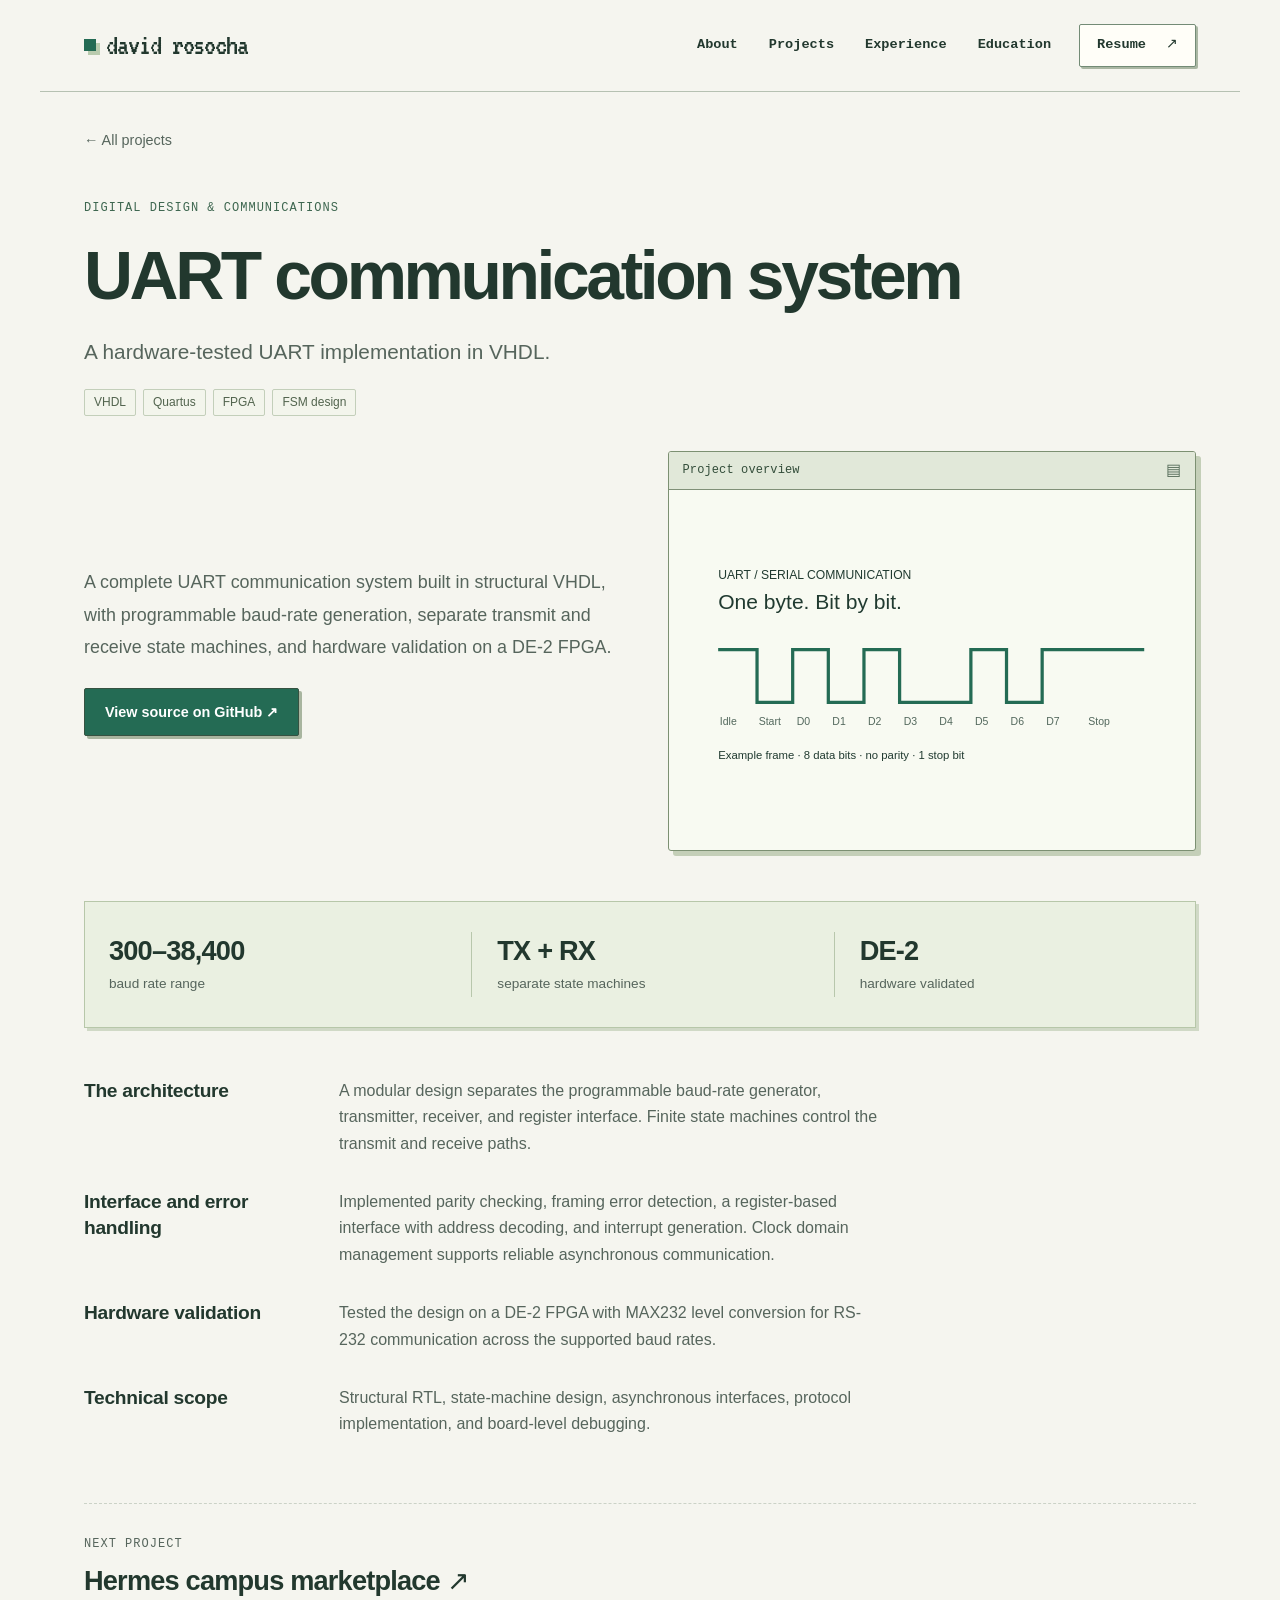
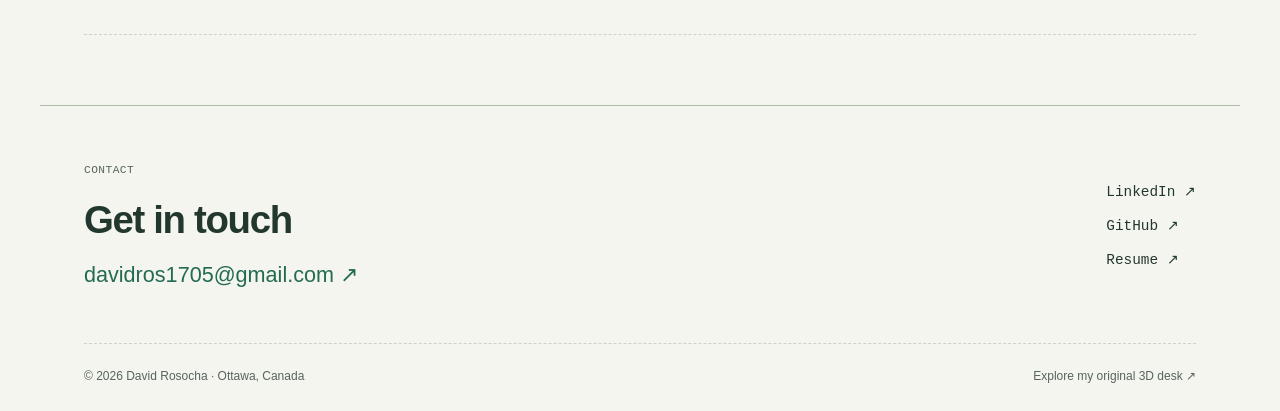
<file: projects/uart.html>
<!doctype html><html lang="en"><head><meta charset="utf-8"><meta name="viewport" content="width=device-width, initial-scale=1"><meta name="description" content="A complete UART communication system built in structural VHDL, with programmable baud-rate generation, separate transmit and receive state machines, and hardware validation on a DE-2 FPGA."><meta name="theme-color" content="#f5f5ef"><title>UART communication system | David Rosocha</title><link rel="icon" href="../images/favicon.png"><link rel="preconnect" href="https://fonts.googleapis.com"><link rel="preconnect" href="https://fonts.gstatic.com" crossorigin><link href="https://fonts.googleapis.com/css2?family=VT323&display=swap" rel="stylesheet"><link rel="stylesheet" href="../style.css"><script src="../main.js" defer></script></head><body><a class="skip" href="#main">Skip to content</a><header class="header"><a class="wordmark" href="../" aria-label="David Rosocha home"><span class="brand-square" aria-hidden="true"></span>david rosocha</a><button class="menu-toggle" aria-expanded="false" aria-controls="navigation">Menu <span aria-hidden="true">＋</span></button><nav id="navigation" aria-label="Main navigation"><a href="../#about">About</a><a href="../#projects">Projects</a><a href="../#experience">Experience</a><a href="../#education">Education</a><a class="nav-resume" href="../David-Rosocha-Resume.pdf" target="_blank" rel="noopener">Resume <span aria-hidden="true">↗</span></a></nav></header><main id="main" class="case wrap"><a class="back-link" href="../#projects">← All projects</a><div class="case-header"><p class="eyebrow">DIGITAL DESIGN & COMMUNICATIONS</p><h1>UART communication system</h1><p class="case-subtitle">A hardware-tested UART implementation in VHDL.</p><div class="tags"><span>VHDL</span><span>Quartus</span><span>FPGA</span><span>FSM design</span></div></div><div class="case-overview"><div class="case-intro"><p>A complete UART communication system built in structural VHDL, with programmable baud-rate generation, separate transmit and receive state machines, and hardware validation on a DE-2 FPGA.</p><div class="case-links"><a class="button primary" href="https://github.com/DavidRosocha/UART-protocol">View source on GitHub ↗</a></div></div><figure class="case-visual  "><div class="window-bar"><span>Project overview</span><span class="window-detail" aria-hidden="true">▤</span></div><img src="../images/uart.svg" alt="Example UART frame with start bit, eight data bits, and stop bit" width="600" height="380"></figure></div><div class="case-metrics"><div><strong>300–38,400</strong><span>baud rate range</span></div><div><strong>TX + RX</strong><span>separate state machines</span></div><div><strong>DE-2</strong><span>hardware validated</span></div></div><div class="case-story"><section><h2>The architecture</h2><p>A modular design separates the programmable baud-rate generator, transmitter, receiver, and register interface. Finite state machines control the transmit and receive paths.</p></section><section><h2>Interface and error handling</h2><p>Implemented parity checking, framing error detection, a register-based interface with address decoding, and interrupt generation. Clock domain management supports reliable asynchronous communication.</p></section><section><h2>Hardware validation</h2><p>Tested the design on a DE-2 FPGA with MAX232 level conversion for RS-232 communication across the supported baud rates.</p></section><section><h2>Technical scope</h2><p>Structural RTL, state-machine design, asynchronous interfaces, protocol implementation, and board-level debugging.</p></section></div><a class="next-project" href="hermes.html"><span class="eyebrow">NEXT PROJECT</span><span>Hermes campus marketplace ↗</span></a></main><footer><div class="footer-main"><div><p class="eyebrow">CONTACT</p><h2>Get in touch</h2><a class="email" href="mailto:davidros1705@gmail.com">davidros1705@gmail.com <span aria-hidden="true">↗</span></a></div><div class="footer-links"><a href="https://www.linkedin.com/in/davidrosocha/">LinkedIn ↗</a><a href="https://github.com/DavidRosocha">GitHub ↗</a><a href="../David-Rosocha-Resume.pdf" target="_blank" rel="noopener">Resume ↗</a></div></div><div class="footer-bottom"><span>© 2026 David Rosocha · Ottawa, Canada</span><a href="../desk/">Explore my original 3D desk ↗</a></div></footer></body></html>
</file>
<file: style.css>
:root{--ink:#132238;--muted:#586579;--blue:#225dea;--line:#dce3ed;--paper:#fff;--wash:#f3f6fb;--navy:#101f3a;--radius:12px}*{box-sizing:border-box}html{scroll-behavior:smooth;scroll-padding-top:100px}body{margin:0;background:var(--paper);color:var(--ink);font-family:Inter,"Segoe UI",Arial,sans-serif;font-size:16px;line-height:1.65;-webkit-font-smoothing:antialiased}a{color:inherit;text-decoration:none}button{font:inherit}img{max-width:100%;height:auto;display:block}figure{margin:0}p{margin:0 0 20px}h1,h2,h3,h4{line-height:1.15;letter-spacing:-.045em;margin:0;font-weight:650}h2{font-size:clamp(2rem,3.5vw,2.8rem)}h3{font-size:1.5rem}h4{font-size:1.05rem;letter-spacing:-.015em}.wrap,.header,footer{max-width:1200px;margin-inline:auto;padding-inline:44px}.header{height:92px;display:flex;align-items:center;justify-content:space-between;gap:30px;background:#fffffff5;position:sticky;top:0;z-index:30;backdrop-filter:blur(16px);border-bottom:1px solid var(--line)}.wordmark{font-size:1.3rem;font-weight:700;letter-spacing:-.055em;display:flex;gap:8px;align-items:baseline;white-space:nowrap}.brand-square{display:inline-block;width:7px;height:7px;background:var(--blue)}nav{display:flex;align-items:center;gap:30px;font-size:.9rem;font-weight:550}nav a{padding-block:10px}nav a:hover,nav a[aria-current="location"]{color:var(--blue)}nav .nav-resume{border:1px solid var(--line);border-radius:6px;padding:9px 17px;display:flex;gap:20px}.menu-toggle{display:none}.skip{position:fixed;left:12px;top:-90px;z-index:100;background:var(--ink);color:white;padding:12px 20px}.skip:focus{top:8px}:focus-visible{outline:3px solid var(--blue);outline-offset:5px}.hero{display:grid;grid-template-columns:1.6fr .75fr;gap:86px;padding-top:78px;padding-bottom:72px;align-items:center}.eyebrow{font-family:"SFMono-Regular",Consolas,"Liberation Mono",monospace;font-size:.75rem;letter-spacing:.085em;line-height:1.7;font-weight:500;color:var(--muted);margin-bottom:18px}.hero h1{font-size:clamp(3.2rem,6.4vw,5.15rem);line-height:1.035;letter-spacing:-.065em;margin-bottom:27px}.blue{color:var(--blue)}.hero-description{font-size:1.15rem;line-height:1.7;color:var(--muted);max-width:520px}.hero-actions{display:flex;gap:12px;flex-wrap:wrap;margin-top:28px}.button{display:inline-flex;align-items:center;justify-content:center;gap:24px;padding:13px 20px;border-radius:6px;font-size:.9rem;font-weight:600;line-height:1.4;border:1px solid transparent;transition:background .2s,transform .2s}.button:hover{transform:translateY(-2px)}.primary{background:var(--blue);color:#fff}.primary:hover{background:#174dce}.secondary{border-color:var(--line);background:#fff}.secondary:hover{background:var(--wash)}.light{background:#fff;color:var(--navy)}.hero-note{font-size:.8rem;color:var(--muted);margin-top:24px}.hero-note span{padding:0 8px}.portrait{position:relative;border-radius:var(--radius);overflow:hidden;background:var(--wash);align-self:center;max-width:300px;justify-self:end;box-shadow:15px 15px 0 #ecf1fc}.portrait>img{width:100%;aspect-ratio:1/.99;object-fit:cover;object-position:50% 32%;filter:saturate(.7)}.portrait figcaption{padding:20px 23px;background:#f2f5fb}.portrait strong{display:block;font-size:1rem;font-weight:600}.portrait span{display:block;font-size:.85rem;color:var(--muted);line-height:1.5;margin-top:4px}.credentials{display:flex;align-items:center;gap:45px;border-block:1px solid var(--line);padding-top:25px;padding-bottom:25px}.credentials>.eyebrow{margin:0;max-width:130px}.credential-names{display:flex;align-items:center;justify-content:space-between;flex:1;gap:24px}.credential-names>span{font-size:1.45rem;font-weight:650;letter-spacing:-.05em}.credential-names small{display:block;font-size:.7rem;font-weight:400;letter-spacing:0;color:var(--muted);line-height:1.3}.section{padding-block:86px}.section-heading{display:flex;justify-content:space-between;gap:32px;align-items:end;margin-bottom:38px}.section-heading .eyebrow{margin-bottom:10px}.section-heading>p{font-size:.95rem;color:var(--muted);margin:0;line-height:1.6}.featured{display:grid;grid-template-columns:1.1fr 1fr;border-radius:var(--radius);overflow:hidden;background:var(--navy);color:white}.featured-copy{padding:40px}.featured .eyebrow{color:#a9c3f2}.featured h3{font-size:2.5rem;letter-spacing:-.045em;margin:12px 0 18px}.featured p:not(.eyebrow){color:#bac9e0;line-height:1.7;font-size:.98rem}.tags{display:flex;flex-wrap:wrap;gap:7px;margin:20px 0}.tags span{font-size:.75rem;border:1px solid var(--line);border-radius:4px;padding:3px 9px;line-height:1.6;color:var(--muted)}.featured .tags span{color:#c1d3f0;border-color:#385075;background:#172b4a}.project-metrics{display:flex;gap:38px;padding:8px 0 25px}.project-metrics strong{font-size:1.8rem;font-weight:600;line-height:1.3;display:block;letter-spacing:-.04em}.project-metrics span{font-size:.75rem;color:#b1c0da}.featured-visual{display:flex;flex-direction:column;justify-content:center;padding:36px 35px;border-left:1px solid #2b3e5e;background:#142847}.featured-visual img{width:100%;max-width:430px;align-self:center}.diagram-label,.diagram-foot{font: .7rem/1.6 Consolas,monospace;letter-spacing:.07em;color:#abc4ef}.diagram-label{margin-bottom:24px}.diagram-foot{display:flex;justify-content:space-between;gap:10px;margin-top:26px;padding-top:18px;border-top:1px solid #385075}.project-grid{display:grid;grid-template-columns:1fr 1fr;gap:28px;margin-top:28px}.project-card{border:1px solid var(--line);border-radius:var(--radius);overflow:hidden;background:white;transition:border-color .2s,box-shadow .2s}.project-card:hover{border-color:#aabbd8;box-shadow:0 10px 32px #182d4f0b}.project-image{display:block;background:#f0f4fa;height:260px;border-bottom:1px solid var(--line);overflow:hidden}.project-image img{width:100%;height:100%;object-fit:cover;transition:transform .4s}.project-card:hover .project-image img{transform:scale(1.025)}.contain .project-image img{object-fit:contain;padding:28px;background:#f8faff}.uart-card .project-image img{padding:0;background:#edf3fd}.phone .project-image{background:#e8effa}.phone .project-image img{object-fit:contain;padding:25px}.card-content{padding:28px 30px}.card-top{display:flex;justify-content:space-between;align-items:center;gap:12px}.card-top .eyebrow{margin:0 0 14px}.arrow{color:var(--blue);font-size:1.5rem;align-self:start;line-height:1}.card-content h3{margin-bottom:12px;font-size:1.65rem;letter-spacing:-.035em}.card-content h3 a:hover{color:var(--blue)}.card-content>p{font-size:.98rem;color:var(--muted);line-height:1.6;min-height:3.2em}.text-link{font-size:.88rem;font-weight:600;color:var(--blue);display:inline-block}.text-link:hover{text-decoration:underline}.experience-section{background:var(--wash);border-block:1px solid var(--line)}.experience-row{display:grid;grid-template-columns:205px 1fr;gap:40px;border-top:1px solid #d3dce9;padding:34px 0}.experience-row:last-child{padding-bottom:0}.experience-date{font: .75rem/1.7 Consolas,monospace;color:var(--muted);padding-top:5px}.experience-date span{display:block;margin-top:5px;font-family:Inter,"Segoe UI",Arial,sans-serif;font-size:.85rem}.role-heading{display:flex;align-items:start;justify-content:space-between;gap:25px;margin-bottom:14px}.role-heading h3{font-size:1.35rem;letter-spacing:-.03em}.role-heading>span,.role-heading>a{font-size:.9rem;text-align:right;min-width:115px;font-weight:600}.role-heading>a{color:var(--blue)}.role-focus{font-size:.8rem;font-weight:600;color:var(--blue);margin-top:-6px}.experience-content>p,.experience-content li{font-size:.96rem;color:#445269}.experience-content ul{padding-left:18px;margin:0 0 18px}.experience-content li{padding-left:5px;margin:7px 0}.experience-content .tags{margin-bottom:0}.experience-content details{margin-top:22px}.inline-gallery{display:grid;grid-template-columns:1fr 1fr;gap:18px;padding-top:20px}.inline-gallery img{width:100%;height:160px;object-fit:contain;background:white}.inline-gallery figcaption{font-size:.8rem;color:var(--muted);margin-top:8px}.about-section{display:grid;grid-template-columns:1.05fr 1fr;gap:100px}.about-story h2{font-size:3rem;margin-bottom:26px}.about-story>p:not(.eyebrow){color:var(--muted)}.language-line{margin-top:30px;padding-top:25px;border-top:1px solid var(--line)}.language-line .eyebrow{margin-bottom:7px}.language-line p{font-size:.9rem}.community-photo{margin-top:32px}.community-photo img{width:100%;border-radius:8px;aspect-ratio:1.7;object-fit:cover}.community-photo figcaption{font-size:.8rem;color:var(--muted);padding-top:9px}.education-card{border:1px solid var(--line);border-radius:var(--radius);padding:30px;background:#f8faff}.education-card h3{margin-bottom:16px}.education-card p{font-size:.95rem}.muted{color:var(--muted)}.gpa{display:flex;flex-direction:column;padding:10px 0 24px;border-bottom:1px solid var(--line)}.gpa strong{font-size:2.8rem;letter-spacing:-.06em;line-height:1.2}.gpa strong span{font-size:1.3rem;color:var(--muted);font-weight:400;letter-spacing:-.02em;margin-left:5px}.gpa>span{font-size:.8rem;color:var(--muted);margin-top:6px}.award{display:flex;align-items:center;gap:14px;padding:22px 0}.award>span{font-size:2rem;color:var(--blue)}.award p{margin:0;font-size:.85rem;line-height:1.6}.award strong{font-weight:600}summary{cursor:pointer;list-style:none;font-size:.9rem;font-weight:550;display:flex;justify-content:space-between;gap:20px;align-items:center;padding:10px 0}summary::-webkit-details-marker{display:none}summary:after{content:'+';font-size:1.3rem;color:var(--blue)}details[open]>summary:after{content:'−'}details[open]>summary{margin-bottom:10px}details p{color:var(--muted)}.toolkit{padding:32px 4px 0}.toolkit h4{margin-bottom:7px}.toolkit p:not(.eyebrow){font-size:.9rem;line-height:1.75;color:var(--muted);margin-bottom:19px}footer{border-top:1px solid var(--line);padding-top:55px;padding-bottom:24px}.footer-main{display:flex;justify-content:space-between;gap:30px;padding-bottom:50px}.footer-main h2{font-size:2.2rem;margin-bottom:15px}.email{color:var(--blue);font-size:clamp(1rem,2vw,1.35rem);font-weight:500;overflow-wrap:anywhere}.footer-links{display:flex;flex-direction:column;justify-content:center;gap:10px;font-size:.9rem}.footer-links a:hover,.footer-bottom a:hover{text-decoration:underline}.footer-bottom{border-top:1px solid var(--line);padding-top:23px;display:flex;justify-content:space-between;gap:24px;font-size:.75rem;color:var(--muted)}.case{padding-top:35px;padding-bottom:70px}.back-link{font-size:.9rem;color:var(--muted)}.back-link:hover{color:var(--blue)}.case-header{margin:45px 0 35px;max-width:900px}.case-header h1{font-size:clamp(2.8rem,5.3vw,4.6rem);letter-spacing:-.055em;margin-bottom:20px}.case-subtitle{font-size:1.3rem;color:var(--muted);margin-bottom:18px}.case-overview{display:grid;grid-template-columns:1fr 1fr;gap:55px;align-items:center}.case-intro>p{font-size:1.12rem;line-height:1.8;color:var(--muted)}.case-links{display:flex;flex-wrap:wrap;gap:12px;margin-top:25px}.case-visual{background:var(--wash);border-radius:var(--radius);padding:24px;overflow:hidden}.case-visual img{width:100%;height:320px;object-fit:contain}.case-visual.dark{background:var(--navy)}.case-visual.phone img{height:360px}.case-metrics{display:grid;grid-template-columns:repeat(3,1fr);margin-block:50px;border-block:1px solid var(--line);padding-block:30px;gap:25px}.case-metrics>div{padding-left:25px;border-left:1px solid var(--line)}.case-metrics>div:first-child{border:0;padding-left:0}.case-metrics strong{font-size:1.7rem;letter-spacing:-.03em;display:block;line-height:1.4}.case-metrics span{font-size:.85rem;color:var(--muted)}.case-story{max-width:800px}.case-story section{display:grid;grid-template-columns:220px 1fr;gap:35px;margin-bottom:32px}.case-story h2{font-size:1.2rem;line-height:1.35;letter-spacing:-.02em}.case-story p{color:var(--muted);margin:0}.case-gallery{margin-top:55px}.case-gallery h2{font-size:2rem;margin-bottom:25px}.gallery-grid{display:grid;grid-template-columns:1fr 1fr;gap:30px}.gallery-grid img{width:100%;height:300px;object-fit:contain;background:var(--wash);border-radius:8px;padding:20px}.gallery-grid figcaption{font-size:.85rem;color:var(--muted);margin-top:9px}.next-project{display:flex;flex-direction:column;border-block:1px solid var(--line);padding:30px 0;margin-top:65px}.next-project .eyebrow{margin-bottom:5px}.next-project>span:last-child{font-size:1.7rem;font-weight:550;letter-spacing:-.03em}.next-project:hover>span:last-child{color:var(--blue)}@media(min-width:1500px){.wrap,.header,footer{max-width:1280px}.hero{padding-top:90px;padding-bottom:85px}}@media(max-width:1000px){.wrap,.header,footer{padding-inline:30px}.hero{gap:45px;grid-template-columns:1.5fr .8fr;padding-block:58px}.hero h1{font-size:4rem}.hero .eyebrow{font-size:.7rem}.featured-copy{padding:30px}.featured h3{font-size:2.1rem}.featured-visual{padding:28px 15px}.project-metrics{gap:20px}.about-section{gap:45px}.experience-row{grid-template-columns:165px 1fr;gap:25px}.role-heading{flex-direction:column;gap:8px}.role-heading>a,.role-heading>span{text-align:left}.section-heading>p{font-size:.85rem}.credentials{gap:28px}.credential-names>span{font-size:1.25rem}.project-image{height:220px}.case-overview{gap:30px}.case-story{max-width:none}}@media(max-width:700px){html{scroll-padding-top:85px}.wrap,.header,footer{padding-inline:22px}.header{height:75px;gap:15px}.wordmark{font-size:1.2rem}.menu-toggle{display:flex;align-items:center;gap:12px;background:white;border:1px solid var(--line);border-radius:5px;padding:7px 12px;font-size:.9rem;color:var(--ink)}nav{display:none;position:absolute;left:0;right:0;top:74px;background:white;border-bottom:1px solid var(--line);padding:15px 22px 22px;box-shadow:0 12px 20px #16274a0d;flex-wrap:wrap;gap:12px 26px}nav.open{display:flex}nav .nav-resume{padding:7px 12px}.hero{grid-template-columns:1fr;gap:30px;padding-block:44px}.hero h1{font-size:clamp(3rem,12vw,4.1rem);margin-bottom:22px}.hero-description{font-size:1.05rem}.hero .eyebrow{max-width:300px;font-size:.7rem}.hero-actions{gap:10px}.hero-actions .button{padding:12px 15px;gap:12px}.hero-note{font-size:.75rem}.portrait{max-width:none;width:100%;display:flex;box-shadow:none;justify-self:start;border:1px solid var(--line)}.portrait>img{width:108px;aspect-ratio:1;object-fit:cover;object-position:50% 27%}.portrait figcaption{padding:15px 20px;flex:1;display:flex;flex-direction:column;justify-content:center}.portrait span{font-size:.8rem}.portrait span br{display:none}.credentials{display:block;padding-block:24px}.credentials>.eyebrow{max-width:none;margin-bottom:16px}.credential-names{display:grid;grid-template-columns:1fr 1fr;gap:20px 28px}.credential-names>span{font-size:1.3rem}.section{padding-block:56px}.section-heading{display:block;margin-bottom:28px}.section-heading>p{margin-top:17px;font-size:.95rem}.section-heading>p br{display:none}.featured{grid-template-columns:1fr}.featured-copy{padding:27px}.featured h3{font-size:2.15rem}.featured-visual{border-left:0;border-top:1px solid #385075;padding:24px}.featured-visual img{max-width:310px}.diagram-label{margin-bottom:8px}.diagram-foot{margin-top:8px}.project-grid{grid-template-columns:1fr;gap:23px;margin-top:23px}.project-image{height:230px}.card-content{padding:24px}.card-content>p{min-height:0}.card-content h3{font-size:1.5rem}.experience-row{grid-template-columns:1fr;gap:16px;padding-block:28px}.experience-date span{display:inline;margin-left:15px;font-size:.75rem}.experience-content>p,.experience-content li{font-size:.95rem}.about-section{grid-template-columns:1fr;gap:35px}.about-story h2{font-size:2.6rem}.education-card{padding:24px}.footer-main{flex-direction:column;padding-bottom:35px}.footer-main h2{font-size:1.8rem}.footer-links{flex-direction:row;justify-content:start;gap:23px}.footer-bottom{flex-direction:column;gap:12px}.case{padding-top:25px;padding-bottom:45px}.case-header{margin-top:30px}.case-header h1{font-size:2.75rem}.case-subtitle{font-size:1.1rem}.case-overview{grid-template-columns:1fr;gap:28px}.case-intro>p{font-size:1.05rem}.case-visual img{height:260px}.case-metrics{gap:12px;padding-block:23px;margin-block:32px}.case-metrics>div{padding-left:12px}.case-metrics strong{font-size:1.15rem}.case-metrics span{font-size:.75rem;line-height:1.4;display:block;margin-top:7px}.case-story section{grid-template-columns:1fr;gap:12px;margin-bottom:28px}.gallery-grid{grid-template-columns:1fr;gap:25px}.gallery-grid img{height:auto;max-height:380px}.next-project>span:last-child{font-size:1.45rem}}@media(prefers-reduced-motion:reduce){html{scroll-behavior:auto}*,*:before,*:after{animation:none!important;transition:none!important}}

/* David's workbench: retro character with direct, readable navigation. */
:root{--ink:#22382e;--muted:#56655c;--blue:#246b54;--line:#cbd2c7;--paper:#f5f5ef;--wash:#eaf0e7;--navy:#193c30;--radius:3px}
body{background-color:var(--paper);background-image:radial-gradient(#62746120 .65px,transparent .65px);background-size:16px 16px}
.header{background:#f5f5eff5;border-bottom:1px solid #b6c1b2;backdrop-filter:blur(14px)}
.wordmark{font-family:'VT323',Consolas,monospace;font-weight:400;letter-spacing:-.035em;font-size:1.9rem;align-items:center;gap:10px;line-height:1.2}
.brand-square{width:12px;height:12px;background:var(--blue);box-shadow:4px 4px 0 #b9cbae}
nav{font-family:Consolas,'Liberation Mono',monospace;font-size:.85rem;gap:25px}
nav a{padding-inline:3px}
nav .nav-resume{border:1px solid #738b76;border-radius:2px;background:#fffef8;box-shadow:2px 2px 0 #aab7a3}
.hero{grid-template-columns:1.5fr .78fr;gap:66px;padding-top:65px;padding-bottom:68px;align-items:center}
.hero .eyebrow{font-size:.75rem;letter-spacing:.055em;max-width:none}
.hello{font-family:'VT323',Consolas,monospace;font-size:2.3rem;color:var(--blue);line-height:1.15;margin:0 0 15px;letter-spacing:-.015em}
.hello-pixel{color:#a95531}
.hero h1{font-size:clamp(2.9rem,5.1vw,4.2rem);letter-spacing:-.055em;line-height:1.08;margin-bottom:23px}
.hero-description{font-size:1.12rem;max-width:510px}
.hero-note{font-family:Consolas,monospace;font-size:.75rem}
.button{border-radius:2px;border:1px solid #365241;box-shadow:3px 3px 0 #a8b59f;transition:transform .15s,box-shadow .15s,background .15s;font-size:.9rem}
.button:hover{transform:translate(-1px,-1px);box-shadow:4px 4px 0 #a8b59f}
.button:active{transform:translate(2px,2px);box-shadow:1px 1px 0 #a8b59f}
.primary:hover{background:#1b523e}.secondary{background:#fffef8;border-color:#7e8c76}.secondary:hover{background:#edf1e5}.light{background:#f7f5e9;color:#193c30;box-shadow:3px 3px 0 #0e281d}
.portrait{width:100%;max-width:300px;border:1px solid #66806a;border-radius:3px;box-shadow:7px 7px 0 #c5d0bb;background:#fffef8;transform:rotate(1deg)}
.window-bar{display:flex;align-items:center;justify-content:space-between;gap:15px;min-height:38px;padding:8px 14px;background:#e1e8d9;border-bottom:1px solid #809078;color:#334d3a;font: .75rem/1.4 Consolas,'Liberation Mono',monospace;letter-spacing:.01em;text-align:left}
.window-detail{font-size:1rem;line-height:1;flex-shrink:0;opacity:.8}
.portrait>img{aspect-ratio:1/.92;filter:saturate(.7);object-position:50% 27%}
.portrait figcaption{background:#fffef8;padding:19px 21px;transform:none}
.portrait strong{font-size:1.05rem}.portrait span:not(.window-detail){line-height:1.55}
.portrait .window-bar>span{margin:0;font-size:.75rem;color:inherit}
.portrait figcaption>span{font-size:.8rem;margin-top:3px}
.desk-link{display:flex;align-items:center;justify-content:space-between;gap:12px;border-top:1px dashed #b5c2a9;padding-top:12px;margin-top:15px;font-size:.8rem;font-weight:600;color:var(--blue)}
.desk-link span{margin:0;line-height:1}.desk-link:hover{text-decoration:underline}
.credentials{background:#edf1e6;border-block:1px solid #b8c5ad;padding-top:23px;padding-bottom:23px}
.credential-names>span{letter-spacing:-.04em}.credential-names small{font-size:.75rem}
.section-heading h2,.about-story h2,.footer-main h2{font-family:'VT323',Consolas,monospace;font-size:3.15rem;font-weight:400;letter-spacing:-.025em;line-height:1.02}
.section-heading .eyebrow{font-size:.75rem;letter-spacing:.055em}
.featured{background:#193c30;border:1px solid #486b52;box-shadow:5px 5px 0 #c4cfb9;border-radius:3px}
.feature-bar{grid-column:1/-1;background:#d9e3cf;border-color:#476b50;color:#2c4935;padding-inline:18px}
.featured-copy{padding-top:30px}.featured .eyebrow{color:#bad2bf}
.featured p:not(.eyebrow){color:#d1dfd2}.featured .tags span{border-color:#567765;background:#214836;color:#d7e5d7}
.featured .button{color:#1c3a2b}.featured-visual{background:#214836;border-color:#4d725a}
.diagram-label,.diagram-foot{color:#c0d8c4}.diagram-foot{border-color:#51775c}
.project-metrics span{color:#c4d9c6}
.project-card{border:1px solid #809277;border-radius:3px;box-shadow:4px 4px 0 #d0d7c6;background:#fffef9}
.project-card:hover{border-color:#4c7151;box-shadow:5px 5px 0 #bfcdb3}
.project-image{border-bottom:1px solid #c4cdbb;background:#ecf0e5}
.contain .project-image img{background:#fafbf5}.uart-card .project-image img{background:#eaf0e1}
.phone .project-image{background:#e7eddd}
.card-content{background:#fffef9}.card-content .eyebrow{font-size:.75rem;letter-spacing:.04em}
.tags span{border-radius:2px;border-color:#c3cfba;color:#52644e;background:#f3f5ec}
.experience-section{background:#eaf0e7;border-color:#c0cdb7}
.experience-row{border-color:#c2cebb}.experience-content>p,.experience-content li{color:#475e4d}
.experience-date{color:#52664f}.role-heading>span{color:#2a5039}
.inline-gallery img{background:#f9faf4;border:1px solid #c3ceba;border-radius:2px}
.about-story h2{font-size:3.5rem}.language-line{border-top-style:dashed}
.community-photo{border:1px solid #819277;background:#fffef8;box-shadow:4px 4px 0 #c7d1bb;transform:rotate(-.7deg);padding:8px 8px 0}
.community-photo img{border-radius:0}.community-photo figcaption{padding:11px 7px;font-family:Consolas,monospace;font-size:.75rem;line-height:1.5}
.education-card{background:#fffef8;border:1px solid #7c9072;border-radius:3px;box-shadow:4px 4px 0 #c9d2bb;padding:0 28px 24px;overflow:hidden}
.education-card>.window-bar{margin-inline:-28px;margin-bottom:25px}
.education-card .eyebrow{margin-bottom:13px}.education-card .award>span{color:#9a6136}
.toolkit h4{font-family:Consolas,monospace;font-size:.95rem;letter-spacing:-.025em}
footer{background:#f5f5ef;border-top:1px solid #aebfa5}
.footer-main h2{font-size:2.7rem}.footer-main .eyebrow{font-size:.7rem;letter-spacing:.04em}
.footer-links{font-family:Consolas,monospace}.footer-bottom{font-size:.75rem;border-top-style:dashed}
.case-visual{background:#f8faf2;border:1px solid #7c9072;border-radius:3px;padding:0 20px 20px;box-shadow:5px 5px 0 #c4cfb8}
.case-visual>.window-bar{margin:0 -20px 20px}
.case-visual.dark{background:#214836}.case-visual.dark>.window-bar{background:#dbe5d1}
.case-header .eyebrow{color:#3e6750}.case-header h1{letter-spacing:-.05em}
.case-metrics{background:#eaf0e1;padding-inline:24px;border:1px solid #b7c7a9;box-shadow:3px 3px 0 #d0d9c6}
.case-metrics>div{border-color:#b8c7ac}
.case-story h2{font-family:'VT323',Consolas,monospace;font-size:1.8rem;font-weight:400;letter-spacing:-.015em;line-height:1.05}
.gallery-grid img{background:#fffef8;border:1px solid #afbea0;border-radius:2px}
.gallery-grid figcaption{font-family:Consolas,monospace;font-size:.75rem}
.next-project{border-block-style:dashed}
.menu-toggle{background:#fffef8;border-color:#809277;border-radius:2px;box-shadow:2px 2px 0 #c6d0bb}
@media(pointer:fine){.wordmark:hover{cursor:url('desk/assets/cursors/retrocursorsel.png'),pointer}}
@media(max-width:1000px){.hero{gap:35px;grid-template-columns:1.35fr .85fr}.hero h1{font-size:3.2rem}.hero .eyebrow{font-size:.7rem}.hero-description{font-size:1.04rem}.wordmark{font-size:1.65rem}nav{gap:18px}.section-heading h2{font-size:2.7rem}.about-story h2{font-size:3rem}}
@media(max-width:700px){.header{height:75px}.wordmark{font-size:1.7rem;gap:8px}.brand-square{width:9px;height:9px;box-shadow:3px 3px 0 #b9cbae}nav{background:#f5f5ef;font-size:.9rem;border-color:#a9b99d}.hero{display:block;padding-top:38px;padding-bottom:39px}.hero h1{font-size:clamp(2.45rem,8.6vw,3.55rem)}.hero .eyebrow{font-size:.75rem;max-width:320px}.hello{font-size:2rem}.hero-note{font-size:.75rem;line-height:1.7}.portrait{display:grid;grid-template-columns:108px 1fr;max-width:none;transform:none;margin-top:30px;width:calc(100% - 4px);box-shadow:4px 4px 0 #c5d0bb}.portrait>.window-bar{grid-column:1/-1;padding-block:7px;min-height:34px}.portrait>img{width:108px;height:100%;min-height:154px;aspect-ratio:auto;object-fit:cover;object-position:50% 28%}.portrait figcaption{padding:14px;display:flex;justify-content:center}.portrait figcaption>span{font-size:.8rem}.desk-link{font-size:.75rem;margin-top:10px;padding-top:10px;gap:8px}.section-heading h2{font-size:2.6rem}.featured{box-shadow:4px 4px 0 #c4cfb9}.feature-bar{font-size:.7rem;gap:10px;padding-inline:15px}.featured-copy{padding:25px}.featured h3{font-size:2rem}.project-card{width:calc(100% - 4px)}.window-bar{font-size:.75rem}.about-story h2{font-size:3rem}.education-card{padding:0 24px 24px;width:calc(100% - 4px)}.education-card>.window-bar{margin-inline:-24px}.case-header h1{font-size:2.6rem}.case-metrics{padding-inline:13px;gap:10px}.case-metrics strong{font-size:1.05rem}.case-story h2{font-size:1.7rem}.footer-main h2{font-size:2.5rem}.community-photo{transform:none;width:calc(100% - 4px)}}
@media(prefers-reduced-motion:reduce){.button:hover,.button:active{transform:none}}

/* Direct copy, project-first hierarchy, and the embedded architecture walkthrough. */
.hero{padding-top:48px;padding-bottom:48px;gap:55px}.hero h1{font-size:clamp(2.8rem,5.3vw,4.6rem)}.hero-description{font-size:1.05rem}.portrait{max-width:255px}.portrait>img{aspect-ratio:1/.75}.hero .portrait{transform:none}.credentials{padding-block:18px}.featured-bullets{padding-left:20px;margin:18px 0;color:#e0ebdf;font-size:.96rem;line-height:1.65}.featured-bullets li{margin:7px 0}.section-heading h2,.about-story h2,.footer-main h2{font-family:'Segoe UI',Arial,sans-serif;font-size:clamp(1.8rem,3vw,2.45rem);font-weight:650;letter-spacing:-.035em;line-height:1.15}.case-story h2{font-family:'Segoe UI',Arial,sans-serif;font-size:1.2rem;line-height:1.35;font-weight:650}.experience-content ul{margin-top:4px}.animation-section{margin:55px 0 65px;scroll-margin-top:110px}.animation-section .section-heading{margin-bottom:24px}.animation-topics{display:grid;grid-template-columns:repeat(3,1fr);gap:8px;margin-bottom:20px}.chapter-button{display:flex;align-items:center;gap:12px;text-align:left;color:var(--ink);border:1px solid #a9b89b;background:#fffef8;padding:12px 14px;min-height:52px;border-radius:3px;font-size:.875rem;line-height:1.4;cursor:pointer}.chapter-button>span{font: .75rem/1.4 Consolas,monospace;color:var(--muted)}.chapter-button:hover{background:#e4ecdd}.chapter-button[aria-pressed=true]{background:#24523c;color:#fff;border-color:#24523c}.chapter-button[aria-pressed=true]>span{color:#d7e8cd}.animation-panel{border:1px solid #7c9072;box-shadow:4px 4px 0 #c9d2bb;border-radius:3px;overflow:hidden;background:#12141a}.animation-panel .window-bar{font-size:.875rem;gap:16px}.animation-panel .window-bar a{white-space:nowrap;text-decoration:underline;text-underline-offset:3px}.animation-panel iframe{display:block;width:100%;height:auto;aspect-ratio:16/10.3;border:0;background:#12141a}.animation-description{font-size:1rem;color:var(--muted);line-height:1.75;margin:20px 0 0;max-width:900px}#other-projects .section-heading{margin-bottom:26px}@media(max-width:700px){.hero{padding-block:35px}.hero h1{font-size:clamp(2.7rem,9vw,3.6rem)}.hero .portrait{max-width:none}.portrait>img{aspect-ratio:auto;min-height:145px}.animation-topics{grid-template-columns:1fr 1fr;gap:7px}.chapter-button{font-size:.875rem;gap:8px;padding:10px}.animation-panel iframe{aspect-ratio:1.2}.animation-panel .window-bar{font-size:.8rem}.animation-section{margin-block:40px}.featured-bullets{font-size:.94rem}}@media(max-width:390px){.animation-topics{grid-template-columns:1fr}.animation-panel iframe{aspect-ratio:1.1}.animation-panel .window-bar{align-items:start}}

/* Organization identity beside each role, and the introduction as About Me. */
.organization-heading{display:flex;align-items:center;gap:18px;min-width:0;width:100%}.organization-heading>div{min-width:0;flex:1}.experience-logo{width:64px;height:64px;flex:0 0 64px;object-fit:contain;border:1px solid #c4cfb9;border-radius:6px;background:#fff;padding:0}.logo-telesat{background:#202d50;padding:6px}.logo-uodd{padding:8px}.logo-carleton{padding:4px}.organization-name{display:inline-block;font-size:.95rem;font-weight:600;line-height:1.5;color:var(--blue);margin-bottom:6px}.organization-heading h3{line-height:1.3}.role-heading{margin-bottom:21px}.hero-bio{font-size:1rem;line-height:1.7;margin-top:-3px}.hero[id=about]{scroll-margin-top:105px}.about-story .language-line{margin-top:25px}#education .about-story h2{font-size:2.35rem}@media(max-width:700px){.organization-heading{gap:13px;align-items:flex-start}.experience-logo{width:54px;height:54px;flex-basis:54px}.organization-name{font-size:.875rem;margin-bottom:5px}.organization-heading h3{font-size:1.15rem}.hero-bio{font-size:1rem}.role-heading{margin-bottom:17px}}

/* Narrow date rail keeps the role and accomplishments closer to the left edge. */
.experience-row{grid-template-columns:155px minmax(0,1fr);gap:24px}
.experience-logo.logo-ciena{object-fit:cover;background:#cc0043;border:0;padding:0}
@media(max-width:1000px) and (min-width:701px){.experience-row{grid-template-columns:145px minmax(0,1fr);gap:20px}}
@media(max-width:700px){.experience-row{grid-template-columns:minmax(0,1fr);gap:16px}}

.featured-video-link{display:block;width:fit-content;margin-top:20px;color:#eef5e8;font-size:.95rem;font-weight:600}.featured-video-link span{display:block;font-size:.875rem;font-weight:400;color:#d1dfd2;margin-top:3px}.featured-video-link:hover{text-decoration:underline;text-underline-offset:4px}

/* Research identity and the education navigation target. */
.logo-nrc{padding:5px;background:#fff;object-fit:contain}
.experience-content .research-supervisor{font-size:.9rem;margin:0 0 18px;color:var(--muted)}
#education{scroll-margin-top:105px}
.credential-names{flex-wrap:wrap}

/* Keep the role close to the company name without changing logo or type sizes. */
.organization-heading .organization-name{margin-bottom:0}
</file>
<file: animations/player.css>
*{box-sizing:border-box}html,body{margin:0;width:100%;height:100%;background:#12141a;overflow:hidden;color:#e4e6ea;font:14px/1.4 system-ui,sans-serif}canvas{display:block;position:fixed}.playback{position:fixed;bottom:0;left:0;right:0;height:72px;display:flex;align-items:center;gap:10px;padding:12px 16px;background:#1a1e27;border-top:1px solid #343e4d}button,select{font:inherit;color:#e4e6ea;background:#242c38;border:1px solid #536478;border-radius:4px;min-height:42px;padding:8px 12px;cursor:pointer}button:hover{background:#344256}#toggle{min-width:72px}input{flex:1;min-width:40px;accent-color:#a2c6e6;cursor:pointer;height:32px}output{white-space:nowrap;color:#ccd6e3;font-variant-numeric:tabular-nums;font-size:13px}button:focus-visible,select:focus-visible,input:focus-visible{outline:3px solid #a2c6e6;outline-offset:2px}.sr-only{position:absolute;width:1px;height:1px;padding:0;overflow:hidden;clip:rect(0,0,0,0);white-space:nowrap}#player-error{position:fixed;left:15px;right:15px;top:15px;padding:16px;background:#442b2b;color:white;border:1px solid #cd7c7c}#player-error[hidden]{display:none}@media(max-width:539px){.playback{height:112px;display:grid;grid-template-columns:58px 62px 1fr auto;gap:6px;padding:8px}button,select{padding:7px 8px;min-height:40px;font-size:13px}#toggle{min-width:0}#progress{grid-column:1/4;grid-row:2;width:100%;margin:0}#elapsed{grid-column:4;grid-row:2;font-size:12px}#rate{width:100%}.speed-label{grid-column:3;grid-row:1}#fullscreen{grid-column:4;grid-row:1}}

.scroll-embed .playback{display:none}.scroll-embed canvas{pointer-events:none}
</file>
<file: architecture-story.css>
/* The text is the timeline. Sticky diagrams stay beside the relevant explanation. */
.architecture-story{margin:65px 0;scroll-margin-top:105px}
.architecture-story .section-heading{margin-bottom:22px}
.story-intro{max-width:790px;font-size:1.1rem;color:var(--muted)}
.architecture-route{list-style:none;padding:0;display:grid;grid-template-columns:1fr 1.5fr 1fr;gap:12px;margin:30px 0 20px}
.architecture-route li{background:#fffef8;border:1px solid #becbb2;padding:22px;display:flex;flex-direction:column;gap:9px}
.architecture-route li:nth-child(2){background:#e5eddf;border-color:#79956e}
.architecture-route span{font: .72rem/1.5 Consolas,monospace;color:var(--blue);letter-spacing:.04em}
.architecture-route strong{font-size:1rem;line-height:1.5}
.architecture-route small{color:var(--muted);font-size:.85rem}
.attention-equation{display:flex;align-items:center;justify-content:space-between;gap:15px;border-block:1px dashed #afbea0;padding:20px 0;color:var(--muted)}

.story-tools{display:flex;align-items:center;flex-wrap:wrap;gap:12px 24px;margin:25px 0 45px;font-size:.85rem}
.story-tools p{flex:1 1 100%;margin:0;color:var(--muted)}
.story-tools button{border:1px solid #9caf90;border-radius:3px;padding:8px 12px;background:#fffef8;color:var(--ink);cursor:pointer}
.story-tools button:hover{background:#e5eddf}
.story-tools a{text-decoration:underline;text-underline-offset:4px}
.story-chapter{margin:55px 0 80px}
.chapter-heading{border-top:1px solid #acbca1;padding-top:24px;margin-bottom:30px}
.chapter-heading .eyebrow{margin-bottom:10px}
.chapter-heading h3,.story-finish h3{font-size:clamp(1.45rem,2.5vw,1.95rem);line-height:1.25}
.story-layout{display:grid;grid-template-columns:minmax(230px,.85fr) minmax(0,1.8fr);gap:35px;align-items:start;position:relative}
.story-visual{grid-column:2;grid-row:1;position:sticky;top:115px;background:#12141a;border:1px solid #7c9072;box-shadow:4px 4px 0 #c9d2bb;border-radius:3px;overflow:hidden;z-index:2}
.story-visual .window-bar{min-height:42px;font-size:.78rem}
.story-count{white-space:nowrap;font-variant-numeric:tabular-nums}
.story-visual iframe{display:block;width:100%;aspect-ratio:16/9;height:auto;border:0;pointer-events:none;background:#12141a}
.story-visual figcaption{padding:15px 18px;font-size:.8rem;line-height:1.6;color:#d0dacb;background:#1b2922;min-height:86px}
.story-progress{height:3px;background:#35493b}
.story-progress span{display:block;width:0;height:100%;background:#b9dca2}
.story-steps{grid-column:1;grid-row:1;min-width:0}
.story-step{min-height:53vh;min-height:53svh;padding:22px 0 50px 20px;border-left:2px solid #c5d0bb;display:flex;flex-direction:column;justify-content:center}
.story-step.is-active{border-left-color:#246b54}
.step-number{font:.78rem/1.5 Consolas,monospace;color:#4c7151;margin-bottom:14px}
.story-step h4{font-size:1.25rem;line-height:1.3;margin-bottom:15px;letter-spacing:-.025em}
.story-step p{color:var(--muted);font-size:.96rem;line-height:1.75;margin-bottom:18px}
.story-step .step-takeaway{font-size:.84rem;color:#33523c;border-top:1px dashed #bac7b0;padding-top:14px;margin:0}
.story-finish{background:#e5eddf;border:1px solid #b4c6a8;padding:30px;margin-top:35px}
.story-finish h3{margin-bottom:18px}
.story-finish>p:not(.eyebrow){max-width:830px;color:var(--muted)}
.finish-path{display:flex;gap:12px 25px;flex-wrap:wrap;margin:25px 0 0;font: .85rem/1.5 Consolas,monospace}
.finish-path span:not(:last-child):after{content:' →';margin-left:18px;color:var(--blue)}
#verification{scroll-margin-top:115px}
@media(min-width:801px) and (max-height:700px){.story-visual{top:100px}.story-visual iframe{max-height:48vh}.story-step{min-height:65vh}}
@media(max-width:800px){
 .architecture-route{grid-template-columns:1fr;gap:8px}.architecture-route li{padding:16px 18px;gap:5px}
 .attention-equation{align-items:flex-start;flex-direction:column;font-size:.9rem}
 .architecture-story{margin-top:45px}.story-intro{font-size:1rem}
 .story-layout{display:block}.story-visual{top:85px;margin-bottom:15px}
 .story-visual .window-bar{min-height:36px;font-size:.7rem;padding:8px 10px;gap:8px}
 .story-visual iframe{max-height:32svh}
 .story-visual figcaption{font-size:.73rem;line-height:1.5;min-height:0;padding:10px 12px}
 .story-step{min-height:58vh;min-height:58svh;padding:32px 12px 45px 18px;justify-content:center}
 .story-step h4{font-size:1.3rem}.story-step p{font-size:1rem;max-width:560px}
 .story-step .step-takeaway{font-size:.87rem}
 .chapter-heading{margin-bottom:20px}.story-chapter{margin-bottom:50px}
 .story-finish{padding:24px 20px}.finish-path{display:grid;gap:12px}.finish-path span:not(:last-child):after{content:' ↓'}
}
/* On short landscape screens, prefer readable flow over a pinned visual covering text. */
@media(max-height:550px){.story-visual{position:relative;top:auto}.story-step{min-height:380px}.story-visual iframe{max-height:none}}
@media(prefers-reduced-motion:reduce){.story-progress span{transition:none}}

/* Typeset equation, followed by one substantive verification section. */
.attention-equation{margin:24px 0;padding:26px 0;gap:28px}
.attention-equation>figcaption{font-size:1rem;color:var(--muted)}
.equation-content{display:flex;align-items:center;gap:28px;min-width:0}
.equation-content img{width:300px;max-width:100%;height:auto;flex-shrink:1}
.equation-content p{margin:0;color:var(--muted);font-size:.875rem;line-height:1.8}
.verification-section{margin:75px 0 65px;padding-top:40px;border-top:1px solid #aebe9f;scroll-margin-top:105px}
.verification-section .section-heading{margin-bottom:22px}
.verification-intro{font-size:1.05rem;color:var(--muted);max-width:870px;margin-bottom:34px}
.verification-columns{display:grid;grid-template-columns:minmax(0,1.5fr) minmax(0,1fr);gap:45px;align-items:start}
.verification-columns h3{font-size:1.35rem;line-height:1.35;letter-spacing:-.025em;margin-bottom:16px}
.verification-columns p{font-size:1rem;color:var(--muted)}
.verification-steps{list-style:none;counter-reset:verification;padding:0;margin:28px 0 0}
.verification-steps li{counter-increment:verification;position:relative;border-top:1px solid #c3cebb;padding:20px 0 20px 42px}
.verification-steps li::before{content:'0' counter(verification);position:absolute;left:0;top:22px;font:.875rem/1.5 Consolas,monospace;color:var(--blue)}
.verification-steps strong{display:block;font-size:1rem;margin-bottom:6px}
.verification-steps p{margin:0;line-height:1.7}
.verification-numerics{background:#e5eddf;border:1px solid #b4c6a8;padding:28px}
.verification-numerics .eyebrow{font-size:.75rem;margin-bottom:12px}
.verification-result{padding:20px 0 24px;margin:20px 0 22px;border-block:1px solid #b8c8ac}
.verification-result strong{font-size:3rem;letter-spacing:-.04em;line-height:1.15;display:block;font-weight:650;color:#24523c}
.verification-result span{display:block;margin-top:8px;font-size:1rem}
.verification-numerics .verification-scope{font-size:.875rem;margin-bottom:0;line-height:1.65}
@media(max-width:1000px){.equation-content{gap:20px}.equation-content img{width:250px}.verification-columns{gap:28px}}
@media(max-width:800px){.attention-equation{align-items:flex-start;gap:20px}.equation-content{width:100%;justify-content:space-between}.equation-content img{width:270px}.verification-columns{grid-template-columns:1fr;gap:24px}.verification-section{margin-top:50px;padding-top:30px}.verification-numerics{padding:24px}.verification-intro{font-size:1rem}}
@media(max-width:550px){.equation-content{flex-direction:column;align-items:flex-start;gap:18px}.equation-content img{width:280px}.verification-columns h3{font-size:1.25rem}.verification-steps li{padding-left:36px}}

/* Compact centered equation and the complete attention calculation. */
.attention-equation{display:flex;flex-direction:column;align-items:center;justify-content:center;max-width:520px;margin:24px auto 28px;padding:10px 0;border:0;gap:8px;text-align:center}
.attention-equation>figcaption{font-size:.875rem}
.attention-equation .equation-content{display:flex;justify-content:center;align-items:center;width:100%;gap:0}
.attention-equation .equation-content img{width:200px;max-width:100%;height:auto}
.matrix-operations{max-width:960px;margin:0 auto 32px}
.matrix-operations h3{font-size:1.3rem;margin-bottom:14px;letter-spacing:-.025em}
.matrix-operations>p{font-size:1rem;color:var(--muted);max-width:850px}
.matrix-table-wrap{overflow-x:auto;border-block:1px solid #b8c7ad}
.matrix-table{width:100%;border-collapse:collapse;text-align:left;font-size:.875rem}
.matrix-table th,.matrix-table td{padding:14px 16px;border-bottom:1px solid #d0d9c7;vertical-align:middle}
.matrix-table thead th{background:#e5eddf;font-weight:600;white-space:nowrap}
.matrix-table tbody th{font-weight:500;min-width:135px}
.matrix-table tbody tr:last-child>*{border-bottom:0}
.matrix-formula{max-width:none;height:auto}
.matrix-shape{white-space:nowrap;font-variant-numeric:tabular-nums;color:var(--muted)}
.matrix-operations .matrix-note{font-size:.875rem;line-height:1.7;margin:15px 0 0}
.project-video{margin:60px 0 70px;padding-top:30px;border-top:1px solid #b8c7ad;scroll-margin-top:110px}
.video-intro{display:flex;justify-content:space-between;align-items:center;gap:28px;margin-bottom:24px}
.video-intro h2{font-size:clamp(1.6rem,3vw,2.2rem);margin-bottom:16px}
.video-intro .eyebrow{margin-bottom:12px}
.video-intro>div>p:last-child{color:var(--muted);margin:0;max-width:610px}
.video-milestone{flex-shrink:0;margin:0;padding:14px 0 14px 25px;border-left:2px solid #77956b}
.video-milestone strong{display:block;font-size:1.6rem;letter-spacing:-.03em;line-height:1.25;color:#24523c}
.video-milestone span{display:block;color:var(--muted);font-size:.875rem;margin-top:6px}
.video-embed{max-width:900px;margin-inline:auto;aspect-ratio:16/9;background:#12141a;border:1px solid #7c9072;border-radius:3px;overflow:hidden;box-shadow:4px 4px 0 #c9d2bb}
.video-embed iframe{display:block;width:100%;height:100%;border:0}
.video-watch-link{display:block;width:fit-content;margin:18px auto 0;font-size:.875rem;text-decoration:underline;text-underline-offset:4px}
@media(max-width:700px){.video-intro{display:block}.video-milestone{margin-top:22px;padding:4px 0 4px 16px}.project-video{margin-block:40px}.matrix-table th,.matrix-table td{padding:12px}.matrix-table tbody th{min-width:115px}.matrix-table{font-size:.875rem}.matrix-table-wrap{margin-inline:0}.attention-equation{margin-block:20px}.attention-equation .equation-content img{width:185px}}
.matrix-table .sr-only{position:absolute;width:1px;height:1px;padding:0;margin:-1px;overflow:hidden;clip:rect(0,0,0,0);white-space:nowrap;border:0}
</file>
